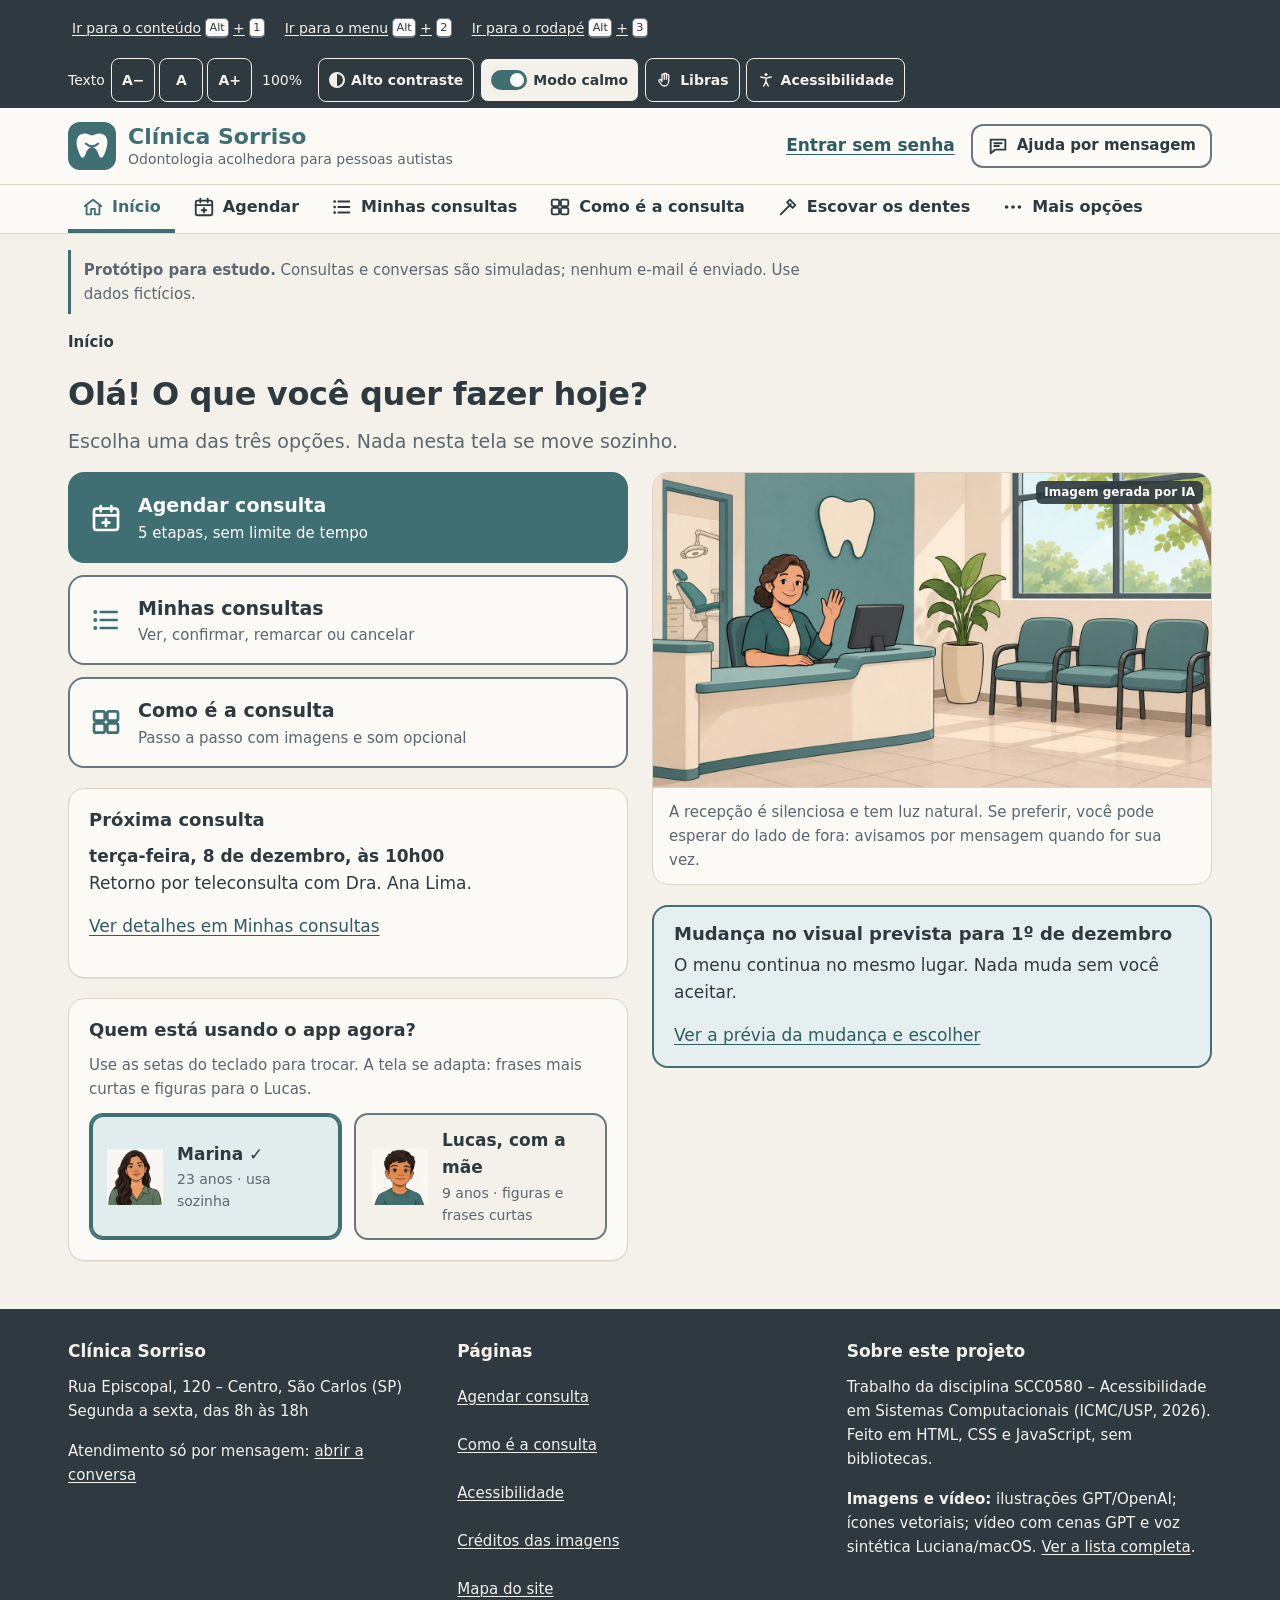
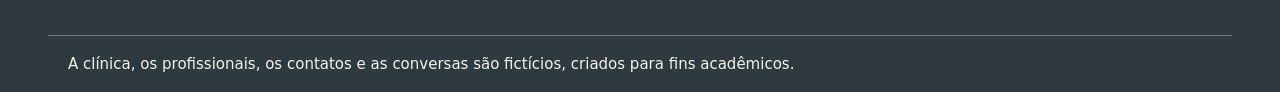
<file: index.html>
<!doctype html>
<html lang="pt-BR" data-tema="claro" class="calmo">
<head>
<meta charset="utf-8">
<meta name="viewport" content="width=device-width, initial-scale=1">
<title>Início · Clínica Sorriso</title>
<meta name="description" content="Clínica Sorriso: agende consultas odontológicas, prepare-se com histórias sociais e fale com a clínica só por mensagem. Projeto acessível para pessoas autistas.">
<meta name="theme-color" content="#3F6E73">
<link rel="icon" href="img/logo.svg" type="image/svg+xml">
<link rel="stylesheet" href="css/estilo.css">
<script>
/* Aplica as preferências salvas antes de desenhar a página (evita "piscar" de tema/tamanho). */
(function(){try{var p=JSON.parse(localStorage.getItem('sorriso:v1')||'{}').prefs||{};var h=document.documentElement;
if(p.fonte)h.style.fontSize=p.fonte+'%';if(p.tema)h.dataset.tema=p.tema;if(p.calmo===false)h.classList.remove('calmo');
if(p.espaco)h.classList.add('espaco');if(p.perfil)h.dataset.perfil=p.perfil;}catch(e){}})();
</script>
</head>
<body>
<noscript><p class="largura aviso">Este protótipo precisa de JavaScript para os agendamentos e as preferências. Ative JavaScript para continuar.</p></noscript>

<!-- Ícones (decorativos, sempre acompanhados de texto) -->
<svg class="sprite" aria-hidden="true" focusable="false">
  <symbol id="i-inicio" viewBox="0 0 24 24"><path d="M3 11 12 4l9 7M5 10v10h5v-6h4v6h5V10" fill="none" stroke="currentColor" stroke-width="2" stroke-linecap="round" stroke-linejoin="round"/></symbol>
  <symbol id="i-agendar" viewBox="0 0 24 24"><rect x="3" y="5" width="18" height="16" rx="2" fill="none" stroke="currentColor" stroke-width="2"/><path d="M3 10h18M8 3v4M16 3v4M12 13v5M9.5 15.5h5" fill="none" stroke="currentColor" stroke-width="2" stroke-linecap="round"/></symbol>
  <symbol id="i-consultas" viewBox="0 0 24 24"><path d="M8 6h12M8 12h12M8 18h12" fill="none" stroke="currentColor" stroke-width="2" stroke-linecap="round"/><circle cx="4" cy="6" r="1.5" fill="currentColor"/><circle cx="4" cy="12" r="1.5" fill="currentColor"/><circle cx="4" cy="18" r="1.5" fill="currentColor"/></symbol>
  <symbol id="i-historia" viewBox="0 0 24 24"><rect x="3" y="4" width="8" height="7" rx="1.5" fill="none" stroke="currentColor" stroke-width="2"/><rect x="13" y="4" width="8" height="7" rx="1.5" fill="none" stroke="currentColor" stroke-width="2"/><rect x="3" y="13" width="8" height="7" rx="1.5" fill="none" stroke="currentColor" stroke-width="2"/><rect x="13" y="13" width="8" height="7" rx="1.5" fill="none" stroke="currentColor" stroke-width="2"/></symbol>
  <symbol id="i-escova" viewBox="0 0 24 24"><path d="M4 20 15 9M14 4l6 6-3 3-6-6z" fill="none" stroke="currentColor" stroke-width="2" stroke-linecap="round" stroke-linejoin="round"/></symbol>
  <symbol id="i-ajuda" viewBox="0 0 24 24"><path d="M4 5h16v11H9l-5 4z" fill="none" stroke="currentColor" stroke-width="2" stroke-linejoin="round"/><path d="M8 9h8M8 12h5" stroke="currentColor" stroke-width="2" stroke-linecap="round"/></symbol>
  <symbol id="i-mais" viewBox="0 0 24 24"><circle cx="5" cy="12" r="2" fill="currentColor"/><circle cx="12" cy="12" r="2" fill="currentColor"/><circle cx="19" cy="12" r="2" fill="currentColor"/></symbol>
  <symbol id="i-video" viewBox="0 0 24 24"><rect x="3" y="6" width="13" height="12" rx="2" fill="none" stroke="currentColor" stroke-width="2"/><path d="M16 10l5-3v10l-5-3" fill="none" stroke="currentColor" stroke-width="2" stroke-linejoin="round"/></symbol>
  <symbol id="i-ajustes" viewBox="0 0 24 24"><path d="M4 7h10M18 7h2M4 17h4M12 17h8" stroke="currentColor" stroke-width="2" stroke-linecap="round"/><circle cx="16" cy="7" r="2" fill="none" stroke="currentColor" stroke-width="2"/><circle cx="10" cy="17" r="2" fill="none" stroke="currentColor" stroke-width="2"/></symbol>
  <symbol id="i-novidades" viewBox="0 0 24 24"><path d="M12 3v3M12 18v3M3 12h3M18 12h3M6 6l2 2M16 16l2 2M6 18l2-2M16 8l2-2" stroke="currentColor" stroke-width="2" stroke-linecap="round"/></symbol>
  <symbol id="i-acess" viewBox="0 0 24 24"><circle cx="12" cy="4.5" r="2" fill="currentColor"/><path d="M5 8l7 1.5L19 8M12 9.5V14l-3 6M12 14l3 6" fill="none" stroke="currentColor" stroke-width="2" stroke-linecap="round" stroke-linejoin="round"/></symbol>
  <symbol id="i-mapa" viewBox="0 0 24 24"><path d="M9 4 3 6v14l6-2 6 2 6-2V4l-6 2zM9 4v14M15 6v14" fill="none" stroke="currentColor" stroke-width="2" stroke-linejoin="round"/></symbol>
  <symbol id="i-cadeado" viewBox="0 0 24 24"><rect x="5" y="10" width="14" height="10" rx="2" fill="none" stroke="currentColor" stroke-width="2"/><path d="M8 10V7a4 4 0 0 1 8 0v3" fill="none" stroke="currentColor" stroke-width="2"/></symbol>
  <symbol id="i-check" viewBox="0 0 24 24"><path d="M5 12.5 10 17l9-10" fill="none" stroke="currentColor" stroke-width="2.5" stroke-linecap="round" stroke-linejoin="round"/></symbol>
  <symbol id="i-alerta" viewBox="0 0 24 24"><path d="M12 3 2 20h20z" fill="none" stroke="currentColor" stroke-width="2" stroke-linejoin="round"/><path d="M12 10v4M12 17v.5" stroke="currentColor" stroke-width="2" stroke-linecap="round"/></symbol>
  <symbol id="i-som" viewBox="0 0 24 24"><path d="M4 9h4l5-4v14l-5-4H4z" fill="none" stroke="currentColor" stroke-width="2" stroke-linejoin="round"/><path d="M16 9a4 4 0 0 1 0 6" fill="none" stroke="currentColor" stroke-width="2" stroke-linecap="round"/></symbol>
  <symbol id="i-seta" viewBox="0 0 24 24"><path d="m9 6 6 6-6 6" fill="none" stroke="currentColor" stroke-width="2" stroke-linecap="round" stroke-linejoin="round"/></symbol>
  <symbol id="i-libras" viewBox="0 0 24 24"><path d="M8 13V5.5a1.5 1.5 0 0 1 3 0V11M11 10V4.5a1.5 1.5 0 0 1 3 0V11M14 10.5V6a1.5 1.5 0 0 1 3 0v7c0 4-2.5 7-6 7-2.5 0-4-1.5-5.5-4L4 13.5a1.5 1.5 0 0 1 2.5-1.6L8 14" fill="none" stroke="currentColor" stroke-width="1.8" stroke-linecap="round" stroke-linejoin="round"/></symbol>
</svg>

<!-- ============================= CABEÇALHO ============================= -->
<header class="topo" id="topo">
  <div class="barra-acess">
    <div class="largura barra-acess__linha">
      <nav class="atalhos" aria-label="Atalhos de teclado">
        <ul>
          <li><a href="#conteudo" data-pular="conteudo">Ir para o conteúdo <kbd>Alt</kbd>+<kbd>1</kbd></a></li>
          <li><a href="#menu" data-pular="menu">Ir para o menu <kbd>Alt</kbd>+<kbd>2</kbd></a></li>
          <li><a href="#rodape" data-pular="rodape">Ir para o rodapé <kbd>Alt</kbd>+<kbd>3</kbd></a></li>
        </ul>
      </nav>
      <div class="ferramentas" role="group" aria-label="Recursos de acessibilidade">
        <div class="fonte" role="group" aria-label="Tamanho do texto">
          <span class="fonte__rot" aria-hidden="true">Texto</span>
          <button type="button" class="btn-ferr" id="fonte-menos">A−<span class="sr-only"> (diminuir o texto)</span></button>
          <button type="button" class="btn-ferr" id="fonte-padrao">A<span class="sr-only"> (texto no tamanho padrão)</span></button>
          <button type="button" class="btn-ferr" id="fonte-mais">A+<span class="sr-only"> (aumentar o texto)</span></button>
          <output id="fonte-valor" class="fonte__valor" aria-live="polite">100%</output>
        </div>
        <button type="button" class="btn-ferr btn-ferr--largo" id="btn-contraste" aria-pressed="false">
          <span class="ico-contraste" aria-hidden="true"></span>Alto contraste
        </button>
        <button type="button" class="btn-ferr btn-ferr--largo" id="btn-calmo" role="switch" aria-checked="true" aria-describedby="calmo-dica">
          <span class="sw" aria-hidden="true"></span>Modo calmo
        </button>
        <span id="calmo-dica" class="sr-only">Quando ligado, nada se move sozinho na tela.</span>
        <button type="button" class="btn-ferr btn-ferr--largo" id="btn-libras">
          <svg class="ico" aria-hidden="true"><use href="#i-libras"/></svg>Libras
        </button>
        <a class="btn-ferr btn-ferr--largo ferr-acess" href="#/acessibilidade">
          <svg class="ico" aria-hidden="true"><use href="#i-acess"/></svg>Acessibilidade
        </a>
      </div>
    </div>
  </div>

  <div class="largura marca-linha">
    <a class="marca" href="#/inicio">
      <img src="img/logo.svg" alt="" width="48" height="48">
      <span class="marca__txt"><span class="marca__nome">Clínica Sorriso</span><span class="marca__sub">Odontologia acolhedora para pessoas autistas</span></span>
      <span class="sr-only">(página inicial)</span>
    </a>
    <div class="marca-linha__acoes">
      <a class="usuario" href="#/entrar" id="link-usuario">Entrar sem senha</a>
      <a class="btn btn--sec btn--peq" href="#/ajuda">
        <svg class="ico" aria-hidden="true"><use href="#i-ajuda"/></svg>Ajuda por mensagem
      </a>
    </div>
  </div>

  <nav id="menu" class="menu" aria-label="Menu principal" tabindex="-1">
    <div class="largura">
      <ul class="menu__lista">
        <li><a class="menu__item" href="#/inicio" data-rota="inicio"><svg class="ico" aria-hidden="true"><use href="#i-inicio"/></svg><span>Início</span></a></li>
        <li><a class="menu__item" href="#/agendar" data-rota="agendar"><svg class="ico" aria-hidden="true"><use href="#i-agendar"/></svg><span>Agendar</span></a></li>
        <li><a class="menu__item" href="#/consultas" data-rota="consultas"><svg class="ico" aria-hidden="true"><use href="#i-consultas"/></svg><span>Minhas consultas</span></a></li>
        <li class="so-largo"><a class="menu__item" href="#/como-e" data-rota="como-e"><svg class="ico" aria-hidden="true"><use href="#i-historia"/></svg><span>Como é a consulta</span></a></li>
        <li class="so-largo"><a class="menu__item" href="#/atividades" data-rota="atividades"><svg class="ico" aria-hidden="true"><use href="#i-escova"/></svg><span>Escovar os dentes</span></a></li>
        <li class="menu__mais">
          <button type="button" class="menu__item" id="btn-mais" aria-expanded="false" aria-controls="submenu-mais">
            <svg class="ico" aria-hidden="true"><use href="#i-mais"/></svg><span>Mais opções</span>
          </button>
          <ul class="submenu" id="submenu-mais" hidden>
            <li class="so-estreito"><a href="#/como-e" data-rota="como-e"><svg class="ico" aria-hidden="true"><use href="#i-historia"/></svg>Como é a consulta</a></li>
            <li class="so-estreito"><a href="#/atividades" data-rota="atividades"><svg class="ico" aria-hidden="true"><use href="#i-escova"/></svg>Escovar os dentes</a></li>
            <li><a href="#/teleconsulta" data-rota="teleconsulta"><svg class="ico" aria-hidden="true"><use href="#i-video"/></svg>Teleconsulta</a></li>
            <li><a href="#/ajuda" data-rota="ajuda"><svg class="ico" aria-hidden="true"><use href="#i-ajuda"/></svg>Ajuda por mensagem</a></li>
            <li><a href="#/novidades" data-rota="novidades"><svg class="ico" aria-hidden="true"><use href="#i-novidades"/></svg>Novidades do app</a></li>
            <li><a href="#/ajustes" data-rota="ajustes"><svg class="ico" aria-hidden="true"><use href="#i-ajustes"/></svg>Preferências</a></li>
            <li><a href="#/acessibilidade" data-rota="acessibilidade"><svg class="ico" aria-hidden="true"><use href="#i-acess"/></svg>Acessibilidade</a></li>
            <li><a href="#/mapa" data-rota="mapa"><svg class="ico" aria-hidden="true"><use href="#i-mapa"/></svg>Mapa do site</a></li>
          </ul>
        </li>
      </ul>
    </div>
  </nav>
</header>

<div class="faixa-bloqueio" id="faixa-bloqueio" hidden>
  <div class="largura faixa-bloqueio__linha">
    <svg class="ico" aria-hidden="true"><use href="#i-cadeado"/></svg>
    <p><strong>Modo bloqueado ligado.</strong> Só “Como é a consulta” e “Escovar os dentes” estão abertos.</p>
    <button type="button" class="btn btn--sec btn--peq" id="btn-desbloquear">Desbloquear (adulto)</button>
  </div>
</div>

<!-- ============================= CONTEÚDO ============================= -->
<main id="conteudo" tabindex="-1">
  <div class="largura">
    <p class="demo-nota"><strong>Protótipo para estudo.</strong> Consultas e conversas são simuladas; nenhum e-mail é enviado. Use dados fictícios.</p>
    <nav class="trilha" aria-label="Você está aqui">
      <ol id="trilha-lista"></ol>
    </nav>
    <p class="mensagem-geral" id="storage-aviso" role="status" hidden></p>
    <p class="mensagem-geral" id="mensagem-geral" role="status" aria-live="polite"></p>

    <!-- ===================== INÍCIO ===================== -->
    <section class="vista" data-rota="inicio" aria-labelledby="t-inicio">
      <div class="inicio-topo">
        <div>
          <h1 id="t-inicio" tabindex="-1"><span id="saudacao">Olá!</span> O que você quer fazer hoje?</h1>
          <p class="lead txt-marina">Escolha uma das três opções. Nada nesta tela se move sozinho.</p>
          <p class="lead txt-lucas">Escolha uma opção. Você pode ver a consulta antes de ir.</p>
        </div>
      </div>

      <div class="grade-inicio">
        <div class="pilha">
          <ul class="acoes" aria-label="Ações principais">
            <li class="txt-marina"><a class="acao acao--prim" href="#/agendar"><svg class="ico" aria-hidden="true"><use href="#i-agendar"/></svg><span><strong>Agendar consulta</strong><small>5 etapas, sem limite de tempo</small></span></a></li>
            <li class="txt-marina"><a class="acao" href="#/consultas"><svg class="ico" aria-hidden="true"><use href="#i-consultas"/></svg><span><strong>Minhas consultas</strong><small>Ver, confirmar, remarcar ou cancelar</small></span></a></li>
            <li class="txt-marina"><a class="acao" href="#/como-e"><svg class="ico" aria-hidden="true"><use href="#i-historia"/></svg><span><strong>Como é a consulta</strong><small>Passo a passo com imagens e som opcional</small></span></a></li>
            <li class="txt-lucas"><a class="acao acao--prim" href="#/como-e"><svg class="ico" aria-hidden="true"><use href="#i-historia"/></svg><span><strong>Ver como é a consulta</strong><small>4 passos com figuras</small></span></a></li>
            <li class="txt-lucas"><a class="acao" href="#/atividades"><svg class="ico" aria-hidden="true"><use href="#i-escova"/></svg><span><strong>Escovar os dentes</strong><small>5 passos. Depois acaba.</small></span></a></li>
            <li class="txt-lucas"><a class="acao" href="#/consultas"><svg class="ico" aria-hidden="true"><use href="#i-consultas"/></svg><span><strong>Minha próxima consulta</strong><small>Dia, hora e com quem</small></span></a></li>
          </ul>

          <section class="cartao" aria-labelledby="t-prox">
            <h2 id="t-prox" class="cartao__tit">Próxima consulta</h2>
            <div id="prox-consulta"></div>
          </section>

          <section class="cartao cartao--perfil" aria-labelledby="t-perfil">
            <h2 id="t-perfil" class="cartao__tit">Quem está usando o app agora?</h2>
            <p class="dica" id="perfil-dica">Use as setas do teclado para trocar. A tela se adapta: frases mais curtas e figuras para o Lucas.</p>
            <div class="perfis" role="radiogroup" aria-labelledby="t-perfil" aria-describedby="perfil-dica" data-radiogroup="perfil">
              <div role="radio" aria-checked="true" tabindex="0" data-valor="marina" class="perfil">
                <img src="img/avatar-marina.jpg" alt="Avatar da Marina: mulher de cabelo escuro e longo, blusa verde" width="64" height="64">
                <span><strong>Marina</strong><small>23 anos · usa sozinha</small></span>
              </div>
              <div role="radio" aria-checked="false" tabindex="-1" data-valor="lucas" class="perfil">
                <img src="img/avatar-lucas.jpg" alt="Avatar do Lucas: menino de cabelo curto e camiseta azul-petróleo" width="64" height="64">
                <span><strong>Lucas, com a mãe</strong><small>9 anos · figuras e frases curtas</small></span>
              </div>
            </div>
          </section>
        </div>

        <div class="pilha">
          <figure class="fig">
            <span class="credito">Imagem gerada por IA</span>
            <img src="img/recepcao.jpg" width="960" height="560" alt="Recepção da Clínica Sorriso: recepcionista acenando atrás do balcão, três cadeiras vazias, uma planta e janela com luz suave.">
            <figcaption>A recepção é silenciosa e tem luz natural. Se preferir, você pode esperar do lado de fora: avisamos por mensagem quando for sua vez.</figcaption>
          </figure>
          <section class="aviso aviso--info" aria-labelledby="t-novid-curto">
            <h2 id="t-novid-curto" class="aviso__tit">Mudança no visual prevista para 1º de dezembro</h2>
            <p>O menu continua no mesmo lugar. Nada muda sem você aceitar.</p>
            <p><a href="#/novidades">Ver a prévia da mudança e escolher</a></p>
          </section>
        </div>
      </div>
    </section>

    <!-- ===================== AGENDAR (caminho feliz) ===================== -->
    <section class="vista" data-rota="agendar" aria-labelledby="t-agendar" hidden>
      <h1 id="t-agendar" tabindex="-1">Agendar consulta</h1>
      <p class="lead">São 5 etapas. Não há limite de tempo: o que você preenche fica salvo neste aparelho, e você pode continuar depois.</p>

      <ol class="etapas" aria-label="Etapas do agendamento" id="etapas">
        <li data-etapa="1"><span class="etapas__n">1</span><span class="etapas__t">O quê</span></li>
        <li data-etapa="2"><span class="etapas__n">2</span><span class="etapas__t">Quando</span></li>
        <li data-etapa="3"><span class="etapas__n">3</span><span class="etapas__t">Conforto</span></li>
        <li data-etapa="4"><span class="etapas__n">4</span><span class="etapas__t">Seus dados</span></li>
        <li data-etapa="5"><span class="etapas__n">5</span><span class="etapas__t">Revisar</span></li>
      </ol>
      <p class="progresso-txt" id="progresso-txt">Etapa 1 de 5</p>

      <div class="resumo-erros" id="resumo-erros" tabindex="-1" hidden role="alert" aria-labelledby="resumo-erros-tit">
        <h2 id="resumo-erros-tit"><svg class="ico" aria-hidden="true"><use href="#i-alerta"/></svg><span></span></h2>
        <ul></ul>
      </div>

      <div class="aviso aviso--info" id="aviso-retomar" hidden>
        <p id="aviso-retomar-txt"></p>
        <button type="button" class="btn btn--sec btn--peq" id="btn-recomecar">Apagar o que preenchi e começar de novo</button>
      </div>

      <form id="form-agendar" novalidate>
        <!-- Etapa 1 -->
        <div class="etapa" data-etapa="1">
          <h2 tabindex="-1">Etapa 1 de 5: o que você precisa</h2>
          <fieldset class="campo-grupo" id="g-para">
            <legend>Para quem é a consulta? <span class="obrig">(obrigatório)</span></legend>
            <div class="opcoes">
              <label class="opcao"><input type="radio" name="para" value="mim" required><span>Para mim</span></label>
              <label class="opcao"><input type="radio" name="para" value="dependente"><span>Para um dependente (filho, filha ou pessoa sob minha responsabilidade)</span></label>
            </div>
            <p class="erro" id="erro-para" hidden></p>
          </fieldset>

          <div id="bloco-dependente" hidden>
            <div class="campo">
              <label for="dep-nome">Nome do dependente <span class="obrig">(obrigatório)</span></label>
              <input id="dep-nome" name="depNome" type="text" autocomplete="off" placeholder="Exemplo: Lucas Ferreira" aria-describedby="dep-nome-dica">
              <p class="dica" id="dep-nome-dica">Nome e sobrenome, como está no documento.</p>
              <p class="erro" id="erro-dep-nome" hidden></p>
            </div>
            <div class="campo">
              <label for="dep-nasc">Data de nascimento do dependente <span class="obrig">(obrigatório)</span></label>
              <input id="dep-nasc" name="depNasc" type="text" inputmode="numeric" placeholder="dd/mm/aaaa" maxlength="10" data-mascara="data" aria-describedby="dep-nasc-dica">
              <p class="dica" id="dep-nasc-dica">Só números. As barras aparecem sozinhas. Exemplo: 05/08/2017.</p>
              <p class="erro" id="erro-dep-nasc" hidden></p>
            </div>
          </div>

          <fieldset class="campo-grupo" id="g-tipo">
            <legend>Tipo de consulta <span class="obrig">(obrigatório)</span></legend>
            <div class="opcoes opcoes--cartao">
              <label class="opcao"><input type="radio" name="tipo" value="avaliacao"><span><strong>Avaliação e limpeza</strong><small>Cerca de 40 minutos. A dentista olha os dentes e faz a limpeza.</small></span></label>
              <label class="opcao"><input type="radio" name="tipo" value="retorno"><span><strong>Retorno</strong><small>Cerca de 20 minutos. Continuação de um tratamento.</small></span></label>
              <label class="opcao"><input type="radio" name="tipo" value="dor"><span><strong>Dor ou dente quebrado</strong><small>Cerca de 30 minutos. Atendimento no mesmo dia ou no dia seguinte.</small></span></label>
            </div>
            <p class="erro" id="erro-tipo" hidden></p>
          </fieldset>

          <fieldset class="campo-grupo" id="g-formato">
            <legend>Como você quer ser atendido? <span class="obrig">(obrigatório)</span></legend>
            <div class="opcoes">
              <label class="opcao"><input type="radio" name="formato" value="presencial"><span><strong>Na clínica</strong><small>Rua Episcopal, 120 – térreo, com rampa</small></span></label>
              <label class="opcao"><input type="radio" name="formato" value="tele"><span><strong>Teleconsulta</strong><small>Por vídeo, só áudio ou só mensagens. Você escolhe no dia. A câmera começa desligada.</small></span></label>
            </div>
            <p class="erro" id="erro-formato" hidden></p>
          </fieldset>
        </div>

        <!-- Etapa 2 -->
        <div class="etapa" data-etapa="2" hidden>
          <h2 tabindex="-1">Etapa 2 de 5: com quem e quando</h2>
          <fieldset class="campo-grupo" id="g-prof">
            <legend>Com qual profissional? <span class="obrig">(obrigatório)</span></legend>
            <div class="profs">
              <div class="prof">
                <img src="img/dra-ana.jpg" width="320" height="320" alt="Retrato fictício da Dra. Ana Lima, de cabelo escuro curto e jaleco branco.">
                <label class="opcao opcao--prof"><input type="radio" name="prof" value="ana"><span><strong>Dra. Ana Lima</strong><small>Clínica geral · atende adultos e adolescentes autistas há 8 anos · avisa antes de cada etapa</small></span></label>
              </div>
              <div class="prof">
                <img src="img/dr-rafael.jpg" width="320" height="320" alt="Retrato ilustrado do Dr. Rafael Souza: homem negro de cabelo cacheado, barba curta e jaleco branco.">
                <label class="opcao opcao--prof"><input type="radio" name="prof" value="rafael"><span><strong>Dr. Rafael Souza</strong><small>Odontopediatria · crianças até 14 anos · deixa a criança tocar nos instrumentos antes</small></span></label>
              </div>
              <div class="prof">
                <img src="img/dra-helena.jpg" width="320" height="320" alt="Retrato fictício da Dra. Helena Prado, de cabelo castanho preso e jaleco branco.">
                <label class="opcao opcao--prof"><input type="radio" name="prof" value="helena"><span><strong>Dra. Helena Prado</strong><small>Ortodontia (aparelhos) · atende em horários de pouco movimento</small></span></label>
              </div>
            </div>
            <p class="erro" id="erro-prof" hidden></p>
          </fieldset>

          <div class="campo-grupo" id="g-dia">
            <h3 class="legenda" id="rot-dia">Escolha o dia <span class="obrig">(obrigatório)</span></h3>
            <p class="dica" id="dica-dia">Use as setas para mudar de dia. Mostramos só dias com horário livre.</p>
            <div class="chips" role="radiogroup" aria-labelledby="rot-dia" aria-describedby="dica-dia" aria-required="true" id="rg-dia" data-radiogroup="dia"></div>
            <p class="erro" id="erro-dia" hidden></p>
          </div>

          <div class="campo-grupo" id="g-hora">
            <h3 class="legenda" id="rot-hora">Escolha o horário <span class="obrig">(obrigatório)</span></h3>
            <p class="dica" id="dica-hora">Escolha primeiro o profissional e o dia.</p>
            <div class="chips" role="radiogroup" aria-labelledby="rot-hora" aria-describedby="dica-hora" aria-required="true" id="rg-hora" data-radiogroup="hora"></div>
            <p class="erro" id="erro-hora" hidden></p>
          </div>
        </div>

        <!-- Etapa 3 -->
        <div class="etapa" data-etapa="3" hidden>
          <h2 tabindex="-1">Etapa 3 de 5: como deixar a visita mais confortável</h2>
          <p>Esta etapa é opcional. A equipe recebe estas escolhas antes da consulta.</p>
          <fieldset class="campo-grupo">
            <legend>Marque o que ajuda você</legend>
            <div class="opcoes">
              <label class="opcao opcao--check"><input type="checkbox" name="conforto" value="silencio"><span>Sala mais silenciosa, sem música ambiente</span></label>
              <label class="opcao opcao--check"><input type="checkbox" name="conforto" value="luz"><span>Luz mais baixa e óculos escuros à disposição</span></label>
              <label class="opcao opcao--check"><input type="checkbox" name="conforto" value="avisar"><span>A dentista avisa antes de cada etapa e de cada barulho</span></label>
              <label class="opcao opcao--check"><input type="checkbox" name="conforto" value="esperar"><span>Esperar do lado de fora e receber mensagem quando for a vez</span></label>
              <label class="opcao opcao--check"><input type="checkbox" name="conforto" value="pausa"><span>Combinar um sinal para pedir pausa (levantar a mão)</span></label>
              <label class="opcao opcao--check"><input type="checkbox" name="conforto" value="fones"><span>Usar meus fones abafadores durante a consulta</span></label>
            </div>
          </fieldset>
          <div class="campo">
            <label for="obs">Algo mais que a equipe deve saber? <span class="opc">(opcional)</span></label>
            <textarea id="obs" name="obs" rows="4" maxlength="300" placeholder="Exemplo: não gosto do sabor de menta; prefiro que não toquem no meu rosto sem avisar." aria-describedby="obs-cont"></textarea>
            <p class="dica" id="obs-cont" aria-live="polite">Você pode escrever até 300 caracteres. Restam 300.</p>
          </div>
        </div>

        <!-- Etapa 4 -->
        <div class="etapa" data-etapa="4" hidden>
          <h2 tabindex="-1">Etapa 4 de 5: seus dados</h2>
          <div class="aviso aviso--ok" id="dados-salvos" hidden>
            <p><strong>Usamos os dados que você já salvou.</strong> Confira e mude o que precisar. Não há CAPTCHA nem senha.</p>
          </div>
          <p id="dados-entrar"><a href="#/entrar">Já tem cadastro? Entre sem senha, por um link no e-mail</a>, e os campos são preenchidos para você.</p>
          <p class="dica">Todos os campos desta etapa são obrigatórios, exceto quando indicado.</p>
          <div class="campo">
            <label for="nome">Nome completo</label>
            <input id="nome" name="nome" type="text" autocomplete="name" placeholder="Exemplo: Marina Oliveira" aria-required="true" aria-describedby="erro-nome">
            <p class="erro" id="erro-nome" hidden></p>
          </div>
          <div class="campo campo--meio">
            <label for="nasc">Data de nascimento</label>
            <input id="nasc" name="nasc" type="text" inputmode="numeric" autocomplete="bday" placeholder="dd/mm/aaaa" maxlength="10" data-mascara="data" aria-required="true" aria-describedby="nasc-dica erro-nasc">
            <p class="dica" id="nasc-dica">Só números. Exemplo: 14/03/2003.</p>
            <p class="erro" id="erro-nasc" hidden></p>
          </div>
          <div class="campo campo--meio">
            <label for="cpf">CPF</label>
            <input id="cpf" name="cpf" type="text" inputmode="numeric" placeholder="000.000.000-00" maxlength="14" data-mascara="cpf" aria-required="true" aria-describedby="cpf-dica erro-cpf">
            <p class="dica" id="cpf-dica">11 números. Pontos e traço aparecem sozinhos. Exemplo: 123.456.789-09.</p>
            <p class="erro" id="erro-cpf" hidden></p>
          </div>
          <div class="campo campo--meio">
            <label for="cel">Celular com DDD</label>
            <input id="cel" name="cel" type="tel" inputmode="numeric" autocomplete="tel-national" placeholder="(16) 99999-9999" maxlength="15" data-mascara="cel" aria-required="true" aria-describedby="cel-dica erro-cel">
            <p class="dica" id="cel-dica">Usamos só para mensagens de texto. Nunca ligamos sem você pedir.</p>
            <p class="erro" id="erro-cel" hidden></p>
          </div>
          <div class="campo campo--meio">
            <label for="email">E-mail</label>
            <input id="email" name="email" type="email" autocomplete="email" placeholder="exemplo@email.com" aria-required="true" aria-describedby="erro-email">
            <p class="erro" id="erro-email" hidden></p>
          </div>
          <fieldset class="campo-grupo" id="g-avisos">
            <legend>Como você quer receber os lembretes? <span class="opc">(escolha um ou mais)</span></legend>
            <div class="opcoes">
              <label class="opcao opcao--check"><input type="checkbox" name="avisos" value="email" checked><span>E-mail</span></label>
              <label class="opcao opcao--check"><input type="checkbox" name="avisos" value="sms"><span>Mensagem de texto (SMS)</span></label>
              <label class="opcao opcao--check"><input type="checkbox" name="avisos" value="whatsapp"><span>WhatsApp (só mensagem escrita)</span></label>
            </div>
            <p class="erro" id="erro-avisos" hidden></p>
          </fieldset>
          <div class="campo">
            <label class="opcao opcao--check opcao--solta" id="g-lgpd"><input type="checkbox" id="lgpd" name="lgpd" aria-describedby="lgpd-dica erro-lgpd"><span>Entendo que os dados fictícios ficam salvos neste navegador para simular a consulta.</span></label>
            <p class="dica" id="lgpd-dica">Este protótipo não envia o formulário à clínica. Para apagar os dados salvos, use Preferências → Apagar dados de demonstração.</p>
            <p class="erro" id="erro-lgpd" hidden></p>
          </div>
        </div>

        <!-- Etapa 5 -->
        <div class="etapa" data-etapa="5" hidden>
          <h2 tabindex="-1">Etapa 5 de 5: confira antes de confirmar</h2>
          <p>Leia com calma. Para mudar algo, use o botão “Alterar” ao lado do item.</p>
          <dl class="resumo" id="resumo-agendamento"></dl>
          <div class="aviso aviso--info">
            <h3 class="aviso__tit">O que acontece quando você tocar em “Confirmar agendamento”</h3>
            <ol>
              <li>A consulta fica marcada e aparece em “Minhas consultas”.</li>
              <li>Nesta demonstração, o resumo aparece na tela. Nenhuma mensagem é enviada.</li>
              <li>Você pode remarcar ou cancelar até 24 horas antes, sem custo e sem precisar ligar.</li>
            </ol>
          </div>
        </div>

        <div class="form-acoes">
          <button type="button" class="btn btn--sec" id="btn-voltar">Voltar para a etapa anterior</button>
          <button type="submit" class="btn btn--prim" id="btn-avancar">Continuar para a etapa 2</button>
        </div>
        <p class="salvo" id="salvo"></p>
      </form>
    </section>

    <!-- ===================== CONFIRMADO ===================== -->
    <section class="vista" data-rota="confirmado" aria-labelledby="t-confirmado" hidden>
      <div class="confirmado">
        <figure class="fig fig--peq">
          <span class="credito">Imagem gerada por IA</span>
          <img src="img/confirmado.jpg" width="520" height="360" alt="Calendário com um grande sinal verde de confirmado.">
        </figure>
        <div>
          <h1 id="t-confirmado" tabindex="-1">Pronto! Sua consulta está marcada</h1>
          <p class="lead">Guardamos tudo em “Minhas consultas”. Abaixo está exatamente o que vai acontecer.</p>
        </div>
      </div>
      <div class="grade-2">
        <section class="cartao" aria-labelledby="t-conf-resumo">
          <h2 id="t-conf-resumo" class="cartao__tit">Resumo da consulta</h2>
          <dl class="resumo resumo--fixo" id="conf-resumo"></dl>
          <div class="botoes">
            <button type="button" class="btn btn--prim" id="btn-ics">Baixar lembrete para a agenda (arquivo .ics)</button>
            <a class="btn btn--sec" href="#/como-e">Ver como é a consulta, passo a passo</a>
          </div>
        </section>
        <section class="cartao" aria-labelledby="t-conf-depois">
          <h2 id="t-conf-depois" class="cartao__tit">O que acontece agora</h2>
          <ol class="passos-lista" id="conf-depois"></ol>
        </section>
      </div>
      <section class="cartao" aria-labelledby="t-chegar" id="bloco-chegar">
        <h2 id="t-chegar" class="cartao__tit">Como chegar</h2>
        <div class="grade-2 grade-2--meio">
          <figure class="fig">
            <span class="credito">Imagem gerada por IA</span>
            <img src="img/fachada.jpg" width="960" height="520" alt="Fachada térrea da Clínica Sorriso, número 120, com porta de vidro, rampa com corrimão, placa de acessibilidade e uma árvore na calçada.">
          </figure>
          <div>
            <p><strong>Endereço:</strong> Rua Episcopal, 120 – Centro, São Carlos (SP). Prédio térreo, com rampa.</p>
            <p><strong>Ao chegar:</strong> a porta é de vidro e abre para dentro. A recepção fica logo à frente. Diga seu nome ou mostre a tela “Minhas consultas”.</p>
            <p><strong>Barulho:</strong> a rua tem pouco movimento antes das 10h.</p>
            <p><a href="https://www.openstreetmap.org/search?query=Rua%20Episcopal%2C%20S%C3%A3o%20Carlos%2C%20SP" target="_blank" rel="noopener">Abrir a rua no mapa OpenStreetMap <span class="sr-only">(abre em nova aba)</span><span aria-hidden="true"> ↗ (nova aba)</span></a></p>
          </div>
        </div>
      </section>
    </section>

    <!-- ===================== MINHAS CONSULTAS ===================== -->
    <section class="vista" data-rota="consultas" aria-labelledby="t-consultas" hidden>
      <h1 id="t-consultas" tabindex="-1">Minhas consultas</h1>
      <p class="lead">Aqui ficam as consultas marcadas e as que já aconteceram.</p>
      <div class="abas" data-abas>
        <div role="tablist" aria-label="Tipo de lista" class="abas__lista">
          <button role="tab" id="aba-proximas" aria-selected="true" aria-controls="painel-proximas" tabindex="0" type="button">Próximas</button>
          <button role="tab" id="aba-anteriores" aria-selected="false" aria-controls="painel-anteriores" tabindex="-1" type="button">Anteriores</button>
        </div>
        <div role="tabpanel" id="painel-proximas" aria-labelledby="aba-proximas" tabindex="0">
          <ul class="lista-consultas" id="lista-proximas"></ul>
        </div>
        <div role="tabpanel" id="painel-anteriores" aria-labelledby="aba-anteriores" tabindex="0" hidden>
          <ul class="lista-consultas" id="lista-anteriores"></ul>
        </div>
      </div>
    </section>

    <!-- ===================== COMO É A CONSULTA ===================== -->
    <section class="vista" data-rota="como-e" aria-labelledby="t-como" hidden>
      <h1 id="t-como" tabindex="-1">Como é a consulta</h1>
      <p class="lead">Conheça a consulta antes de ir. Escolha o formato que preferir: figuras, vídeo sem som ou a sala e o kit sensorial.</p>
      <div class="abas" data-abas>
        <div role="tablist" aria-label="Formatos da explicação" class="abas__lista">
          <button role="tab" id="aba-passos" aria-selected="true" aria-controls="painel-passos" tabindex="0" type="button">Passo a passo com figuras</button>
          <button role="tab" id="aba-video" aria-selected="false" aria-controls="painel-video" tabindex="-1" type="button">Vídeo (sem som, com legendas)</button>
          <button role="tab" id="aba-sala" aria-selected="false" aria-controls="painel-sala" tabindex="-1" type="button">A sala e o kit sensorial</button>
        </div>

        <div role="tabpanel" id="painel-passos" aria-labelledby="aba-passos" tabindex="-1">
          <div class="historia" id="historia">
            <p class="historia__cont" id="historia-cont" aria-live="polite">Passo 1 de 4</p>
            <div class="historia__palco">
              <img id="historia-img" src="img/picto-1-chegar.jpg" width="240" height="240" alt="">
              <div>
                <h2 id="historia-tit" class="historia__tit"></h2>
                <p id="historia-txt" class="historia__txt"></p>
                <button type="button" class="btn btn--sec btn--peq" id="btn-ouvir-passo"><svg class="ico" aria-hidden="true"><use href="#i-som"/></svg><span>Ouvir este passo</span></button>
              </div>
            </div>
            <ol class="historia__trilha" aria-label="Todos os passos" id="historia-trilha"></ol>
            <div class="form-acoes">
              <button type="button" class="btn btn--sec" id="hist-ant">Passo anterior</button>
              <button type="button" class="btn btn--prim" id="hist-prox">Próximo passo</button>
            </div>
            <p class="dica">Dica: com o foco nos botões, as setas ← e → também mudam o passo.</p>
          </div>
        </div>

        <div role="tabpanel" id="painel-video" aria-labelledby="aba-video" tabindex="-1" hidden>
          <div class="video">
            <span class="credito">Vídeo gerado por IA</span>
            <video id="video-historia" controls preload="metadata" playsinline muted poster="media/historia-da-consulta-capa.jpg" width="1280" height="720" aria-describedby="video-desc">
              <source src="media/historia-da-consulta.mp4" type="video/mp4">
              <track kind="captions" src="media/historia-da-consulta.vtt" srclang="pt-BR" label="Português (legendas)" default>
              Seu navegador não mostra vídeos. Leia a transcrição abaixo.
            </video>
          </div>
          <p id="video-desc" class="dica">O vídeo não começa sozinho e inicia com o som desligado. Ele dura 63 segundos. Para ouvir a descrição das cenas, ative a narração. As legendas já vêm ligadas. Use os controles do vídeo para tocar, pausar, voltar e ver em tela cheia.</p>
          <div class="video-controles" role="group" aria-label="Controles extras do vídeo">
            <button type="button" class="btn btn--sec btn--peq" id="vid-play">Tocar o vídeo</button>
            <button type="button" class="btn btn--sec btn--peq" id="vid-narracao" aria-pressed="false">Narração desligada</button>
            <button type="button" class="btn btn--sec btn--peq" id="vid-voltar">Voltar 5 segundos</button>
            <button type="button" class="btn btn--sec btn--peq" id="vid-legenda" aria-pressed="true">Legendas ligadas</button>
            <label class="vel">Velocidade
              <select id="vid-vel">
                <option value="0.75">Mais devagar (0,75×)</option>
                <option value="1" selected>Normal (1×)</option>
              </select>
            </label>
          </div>
          <details class="transcricao"><summary>Ler a transcrição completa do vídeo, com a descrição das imagens</summary><ol><li><strong>0 a 17 segundos.</strong> Passo 1. Chegar e esperar. Lucas, um menino de cabelo escuro e camiseta verde, chega à recepção com a mãe. A recepcionista os recebe. Você pode falar seu nome ou mostrá-lo por escrito e esperar com seu acompanhante.</li><li><strong>17 a 32 segundos.</strong> Passo 2. Sentar na cadeira. Lucas está sentado na cadeira odontológica verde, com a mãe ao lado. A dentista avisa antes de inclinar a cadeira. Você pode pedir uma pausa a qualquer momento.</li><li><strong>32 a 48 segundos.</strong> Passo 3. A luz acende. Lucas usa óculos escuros na cadeira. A dentista mostra a luminária acima dele. Você pode combinar o uso de óculos escuros e de fones abafadores antes do atendimento.</li><li><strong>48 a 63 segundos.</strong> Passo 4. Acabou. Lucas e a mãe caminham de mãos dadas em direção a uma casa. A dentista avisa quando a consulta termina. Você pega suas coisas e vai para casa com seu acompanhante.</li></ol></details>
        </div>

        <div role="tabpanel" id="painel-sala" aria-labelledby="aba-sala" tabindex="-1" hidden>
          <div class="grade-2 grade-2--meio">
            <figure class="fig">
              <span class="credito">Imagem gerada por IA</span>
              <img src="img/sala-atendimento.jpg" width="960" height="560" alt="Sala ilustrada com cadeira odontológica azul-petróleo, luminária desligada, armário claro e janela.">
              <figcaption>Sala 3, no térreo. A janela tem persiana para diminuir a luz.</figcaption>
            </figure>
            <div>
              <h2>Você pode pedir</h2>
              <ul class="lista-check">
                <li>Conhecer a sala e tocar nos instrumentos antes de começar.</li>
                <li>Que a dentista explique cada barulho antes de ligar o aparelho.</li>
                <li>Uma pausa, levantando a mão. A dentista para na hora.</li>
                <li>Que a consulta seja dividida em mais de um dia.</li>
              </ul>
            </div>
          </div>
          <div class="grade-2 grade-2--meio">
            <figure class="fig">
              <span class="credito">Imagem gerada por IA</span>
              <img src="img/kit-sensorial.jpg" width="900" height="500" alt="Kit sensorial sobre uma mesa: fones abafadores de ruído, óculos escuros e bolinha de apertar.">
            </figure>
            <div>
              <h2>Kit sensorial da clínica</h2>
              <p>Fica na recepção. Peça quando chegar. Você também pode levar o seu.</p>
              <ul>
                <li><strong>Fones abafadores:</strong> diminuem o barulho do motor.</li>
                <li><strong>Óculos escuros:</strong> para a luz forte.</li>
                <li><strong>Bolinha de apertar:</strong> para as mãos.</li>
                
              </ul>
            </div>
          </div>
        </div>
      </div>
    </section>

    <!-- ===================== TELECONSULTA ===================== -->
    <section class="vista" data-rota="teleconsulta" aria-labelledby="t-tele" hidden>
      <h1 id="t-tele" tabindex="-1">Teleconsulta</h1><p class="aviso">Demonstração por texto. As opções de câmera, áudio e legendas representam preferências; não há transmissão de som ou imagem.</p>
      <div id="tele-preparo">
        <div class="grade-2">
          <div>
            <div class="cartao">
              <h2 class="cartao__tit">Sua teleconsulta</h2>
              <dl class="resumo resumo--fixo" id="tele-info"></dl>
            </div>
            <div class="campo-grupo">
              <h2 class="legenda" id="rot-canal">Como você quer participar?</h2>
              <p class="dica" id="dica-canal">Você pode trocar a qualquer momento durante a consulta. Use as setas para escolher.</p>
              <div class="canais" role="radiogroup" aria-labelledby="rot-canal" aria-describedby="dica-canal" data-radiogroup="canal">
                <div role="radio" aria-checked="false" tabindex="-1" data-valor="video" class="canal"><svg class="ico" aria-hidden="true"><use href="#i-video"/></svg><span><strong>Vídeo</strong><small>Você vê a dentista. Sua câmera só liga se você quiser.</small></span></div>
                <div role="radio" aria-checked="false" tabindex="-1" data-valor="audio" class="canal"><svg class="ico" aria-hidden="true"><use href="#i-som"/></svg><span><strong>Só áudio</strong><small>Como uma ligação, com legendas na tela.</small></span></div>
                <div role="radio" aria-checked="true" tabindex="0" data-valor="chat" class="canal"><svg class="ico" aria-hidden="true"><use href="#i-ajuda"/></svg><span><strong>Só mensagens</strong><small>Tudo por escrito. Sem falar e sem câmera.</small></span></div>
              </div>
            </div>
            <div class="pilha pilha--peq">
              <button type="button" class="interruptor" role="switch" aria-checked="false" id="sw-camera"><span><strong>Câmera</strong><small>Começa desligada. Ninguém vê você se ela estiver desligada.</small></span><span class="sw" aria-hidden="true"></span></button>
              <button type="button" class="interruptor" role="switch" aria-checked="false" id="sw-autoimagem"><span><strong>Ver minha própria imagem</strong><small>Desligado: você não se vê na tela.</small></span><span class="sw" aria-hidden="true"></span></button>
              <button type="button" class="interruptor" role="switch" aria-checked="true" id="sw-legendas"><span><strong>Legendas</strong><small>Tudo o que a dentista falar aparece escrito.</small></span><span class="sw" aria-hidden="true"></span></button>
              <button type="button" class="interruptor" role="switch" aria-checked="false" id="sw-escuro"><span><strong>Sala com tela escura</strong><small>Menos luz vinda da tela.</small></span><span class="sw" aria-hidden="true"></span></button>
            </div>
          </div>
          <div>
            <figure class="fig">
              <span class="credito">Imagem gerada por IA</span>
              <img src="img/teleconsulta.jpg" width="960" height="540" alt="Mulher usando um notebook para conversar por mensagens de texto, sem imagem de câmera.">
            </figure>
            <div class="cartao">
              <h2 class="cartao__tit">O que vai acontecer</h2>
              <ol class="passos-lista">
                <li>A Dra. Ana entra na sala e diz o nome dela.</li>
                <li>Ela faz 3 perguntas sobre o dente, uma de cada vez.</li>
                <li>Vocês combinam o próximo passo. A consulta acaba em até 15 minutos.</li>
              </ol>
            </div>
            <button type="button" class="btn btn--prim btn--largo" id="btn-entrar-sala">Entrar na sala</button>
          </div>
        </div>
      </div>

      <div id="tele-sala" class="sala" hidden>
        <div class="sala__topo">
          <h2 tabindex="-1" id="t-sala">Sala de teleconsulta com a Dra. Ana Lima</h2>
          <p class="sala__estado" id="sala-estado"></p>
        </div>
        <div class="sala__corpo">
          <div class="sala__video" id="sala-video" aria-hidden="true"><span class="iniciais">AL</span><span>Dra. Ana Lima</span></div>
          <div class="chat">
            <div class="chat__log" role="log" aria-label="Conversa com a Dra. Ana" aria-live="polite" id="sala-log" tabindex="0"></div>
            <p class="chat__digitando" id="sala-digitando"></p>
            <div class="chat__rapidas" id="sala-rapidas" role="group" aria-label="Respostas rápidas"></div>
            <form class="chat__form" id="sala-form">
              <label for="sala-msg">Sua mensagem</label>
              <div class="chat__linha">
                <input id="sala-msg" type="text" autocomplete="off" placeholder="Escreva aqui e toque em Enviar">
                <button class="btn btn--prim" type="submit">Enviar</button>
              </div>
            </form>
          </div>
        </div>
        <button type="button" class="btn btn--sec" id="btn-sair-sala">Sair da sala</button>
      </div>

      <div id="tele-fim" hidden>
        <div class="aviso aviso--ok">
          <h2 class="aviso__tit" tabindex="-1" id="t-tele-fim">A teleconsulta terminou</h2>
          <p>O resumo foi enviado para o seu e-mail. Próximo passo combinado: <strong>marcar a limpeza na clínica</strong>.</p>
          <p><a href="#/agendar">Agendar a limpeza agora</a> ou <a href="#/inicio">voltar ao início</a>.</p>
        </div>
      </div>
    </section>

    <!-- ===================== ATIVIDADE: ESCOVAR ===================== -->
    <section class="vista" data-rota="atividades" aria-labelledby="t-ativ" hidden>
      <h1 id="t-ativ" tabindex="-1">Escovar os dentes</h1>
      <p class="lead">São 5 passos. Cada passo tem um tempo. Quando o último passo acaba, a atividade acaba. Não tem compras, prêmio-surpresa nem propaganda.</p>
      <div class="tempo-tela">
        <span id="tempo-tela-rot">Tempo de atividade nesta sessão: 0 minutos. Referência combinada com o responsável: 15 minutos.</span>
        <div class="barra" role="progressbar" aria-labelledby="tempo-tela-rot" aria-valuemin="0" aria-valuemax="15" aria-valuenow="0" aria-valuetext="0 de 15 minutos usados"><span style="width:0%"></span></div>
      </div>

      <p class="dica">Sequência ilustrativa: combine a técnica e o tempo de escovação com seu dentista. O temporizador demonstra a interação e não prescreve a duração do cuidado.</p>
      <div class="ativ" id="ativ">
        <div class="ativ__painel">
          <p class="ativ__agora" id="ativ-agora" aria-live="polite"></p>
          <div class="ativ__centro">
            <img id="ativ-img" src="img/escova-1-molhar.jpg" width="240" height="240" alt="">
            <div class="relogio" aria-hidden="true"><svg viewBox="0 0 120 120"><circle cx="60" cy="60" r="52" class="relogio__fundo"/><circle cx="60" cy="60" r="52" class="relogio__arco" id="relogio-arco" pathLength="100"/></svg><span id="relogio-num">30</span></div>
          </div>
          <p class="ativ__timer" role="timer" aria-live="off" id="ativ-timer">Faltam 30 segundos neste passo.</p>
          <p class="ativ__depois" id="ativ-depois"></p>
          <div class="botoes">
            <button type="button" class="btn btn--prim" id="ativ-iniciar">Começar</button>
            <button type="button" class="btn btn--sec" id="ativ-pular">Ir para o próximo passo</button>
            <button type="button" class="btn btn--sec" id="ativ-parar">Terminar agora</button>
          </div>
          <label class="vel">Tempo de cada passo
            <select id="ativ-duracao">
              <option value="10">10 segundos (para testar)</option>
              <option value="30" selected>30 segundos</option>
            </select>
          </label>
        </div>
        <ol class="ativ__lista" id="ativ-lista" aria-label="Passos da escovação"></ol>
      </div>

      <div class="ativ-fim" id="ativ-fim" hidden>
        <figure class="fig fig--peq">
          <span class="credito">Imagem gerada por IA</span>
          <img src="img/dente-feliz.jpg" width="520" height="360" alt="Dente sorridente e limpo, com dois pequenos brilhos.">
        </figure>
        <div>
          <h2 tabindex="-1" id="t-ativ-fim">Acabou! Você escovou os dentes.</h2>
          <p><strong>Agora:</strong> guardar a escova no copo.</p>
          <p>A atividade de hoje terminou. Ela não começa de novo sozinha.</p>
          <div class="botoes">
            <a class="btn btn--prim" href="#/inicio">Voltar ao início</a>
            <button type="button" class="btn btn--sec" id="ativ-refazer">Fazer de novo</button>
          </div>
        </div>
      </div>
    </section>

    <!-- ===================== AJUDA ===================== -->
    <section class="vista" data-rota="ajuda" aria-labelledby="t-ajuda" hidden>
      <h1 id="t-ajuda" tabindex="-1">Ajuda por mensagem</h1><p class="aviso">Esta é uma simulação do atendimento humano proposto. As respostas são automáticas e não chegam a uma pessoa.</p>
      <p class="lead">Você fala com uma pessoa da recepção, por escrito. Nenhum atendimento exige ligação ou menu de voz.</p>
      <div class="grade-2">
        <section class="cartao" aria-labelledby="t-chat">
          <h2 id="t-chat" class="cartao__tit">Conversa com a recepção</h2>
          <p class="dica">Atendimento de segunda a sexta, das 8h às 18h. Respondemos em até 10 minutos.</p>
          <div class="chat">
            <div class="chat__log" role="log" aria-label="Conversa com a recepção" aria-live="polite" id="ajuda-log" tabindex="0"></div>
            <p class="chat__digitando" id="ajuda-digitando"></p>
            <div class="chat__rapidas" role="group" aria-label="Assuntos comuns" id="ajuda-rapidas">
              <button type="button" class="btn btn--sec btn--peq" data-msg="Quero confirmar minha consulta.">Confirmar consulta</button>
              <button type="button" class="btn btn--sec btn--peq" data-msg="Quero cancelar minha consulta.">Cancelar consulta</button>
              <button type="button" class="btn btn--sec btn--peq" data-msg="Qual é o endereço da clínica?">Endereço</button>
            </div>
            <form class="chat__form" id="ajuda-form">
              <label for="ajuda-msg">Sua mensagem</label>
              <div class="chat__linha">
                <input id="ajuda-msg" type="text" autocomplete="off" placeholder="Exemplo: posso levar meus fones?" aria-describedby="erro-ajuda-msg">
                <button class="btn btn--prim" type="submit">Enviar</button>
              </div>
              <p class="erro" id="erro-ajuda-msg" hidden></p>
            </form>
          </div>
        </section>
        <div class="pilha">
          <figure class="fig">
            <span class="credito">Imagem gerada por IA</span>
            <img src="img/ajuda-texto.jpg" width="800" height="480" alt="Atendente e paciente trocam mensagens escritas usando dispositivos, sem ligação telefônica.">
          </figure>
          <section class="cartao" aria-labelledby="t-faq">
            <h2 id="t-faq" class="cartao__tit">Perguntas frequentes</h2>
            <div class="acordeao" id="faq"></div>
          </section>
          <section class="cartao" aria-labelledby="t-outros">
            <h2 id="t-outros" class="cartao__tit">Outros jeitos de falar com a clínica</h2>
            <ul>
              <li>E-mail: <a href="mailto:contato@clinicasorriso.exemplo">contato@clinicasorriso.exemplo</a> (endereço fictício)</li>
              <li>WhatsApp, só mensagem escrita: (16) 99876-5432 (número fictício)</li>
              <li>Pessoalmente: Rua Episcopal, 120 – São Carlos (SP)</li>
            </ul>
          </section>
        </div>
      </div>
    </section>

    <!-- ===================== NOVIDADES ===================== -->
    <section class="vista" data-rota="novidades" aria-labelledby="t-novid" hidden>
      <p class="aviso">Prévia de estudo: a escolha fica salva, mas esta versão não instala uma nova interface automaticamente.</p><h1 id="t-novid" tabindex="-1">Novidades do app</h1>
      <div class="aviso aviso--info">
        <h2 class="aviso__tit">Mudança prevista para 1º de dezembro de 2026</h2>
        <p>Avisamos com antecedência para você se preparar. <strong>Nada muda sem você aceitar.</strong></p>
      </div>
      <div class="grade-2">
        <figure class="fig">
          <span class="credito">Imagem gerada por IA</span>
          <img src="img/visual-atual.jpg" width="480" height="390" alt="Ilustração conceitual do visual atual: três botões empilhados e quatro ícones de navegação embaixo.">
          <figcaption><strong>Como é hoje.</strong></figcaption>
        </figure>
        <figure class="fig">
          <span class="credito">Imagem gerada por IA</span>
          <img src="img/visual-novo.jpg" width="480" height="390" alt="Ilustração conceitual do novo visual: os mesmos três botões, agora mais altos e com ícones, um lembrete de escovação e quatro ícones de navegação embaixo.">
          <figcaption><strong>Como vai ficar.</strong></figcaption>
        </figure>
      </div>
      <div class="grade-2">
        <section class="cartao" aria-labelledby="t-muda">
          <h2 id="t-muda" class="cartao__tit">O que muda</h2>
          <ul class="lista-check">
            <li>Os três botões principais ficam mais altos e ganham ícones.</li>
            <li>Aparece um lembrete de escovação no horário que você escolher.</li>
          </ul>
        </section>
        <section class="cartao" aria-labelledby="t-nao-muda">
          <h2 id="t-nao-muda" class="cartao__tit">O que não muda</h2>
          <ul class="lista-check">
            <li>O menu continua no mesmo lugar, com os mesmos nomes.</li>
            <li>“Agendar consulta” continua sendo o primeiro botão.</li>
            <li>Suas preferências (modo calmo, tamanho do texto, contraste) continuam iguais.</li>
          </ul>
        </section>
      </div>
      <form class="cartao" id="form-visual">
        <fieldset class="campo-grupo">
          <legend>O que você quer fazer em 1º de dezembro?</legend>
          <div class="opcoes">
            <label class="opcao"><input type="radio" name="visual" value="manter"><span><strong>Manter o visual atual</strong><small>Você pode trocar depois, em Preferências.</small></span></label>
            <label class="opcao"><input type="radio" name="visual" value="novo"><span><strong>Usar o novo visual a partir de 1º de dezembro</strong></span></label>
            <label class="opcao"><input type="radio" name="visual" value="lembrar"><span><strong>Perguntar de novo no dia</strong></span></label>
          </div>
        </fieldset>
        <button type="submit" class="btn btn--prim">Salvar minha escolha</button>
        <p class="salvo" id="visual-salvo" aria-live="polite"></p>
      </form>
    </section>

    <!-- ===================== PREFERÊNCIAS ===================== -->
    <section class="vista" data-rota="ajustes" aria-labelledby="t-ajustes" hidden>
      <h1 id="t-ajustes" tabindex="-1">Preferências</h1>
      <p class="lead">Ajuste o app do seu jeito. As mudanças valem na hora e ficam salvas neste aparelho.</p>
      <div class="grade-2">
        <section class="cartao" aria-labelledby="t-sens">
          <h2 id="t-sens" class="cartao__tit">Sons e movimento</h2>
          <div class="pilha pilha--peq">
            <button type="button" class="interruptor" role="switch" aria-checked="true" id="sw-calmo"><span><strong>Modo calmo</strong><small>Nada se move sozinho: sem animações nem transições.</small></span><span class="sw" aria-hidden="true"></span></button>
            <button type="button" class="interruptor" role="switch" aria-checked="false" id="sw-sons"><span><strong>Sons do app</strong><small>Um som baixo ao terminar cada passo da escovação. Vem desligado.</small></span><span class="sw" aria-hidden="true"></span></button>
            <button type="button" class="interruptor" role="switch" aria-checked="false" id="sw-lembretes"><span><strong>Lembretes de consulta</strong><small>Só por escrito, nos canais que você escolheu. Nunca por ligação.</small></span><span class="sw" aria-hidden="true"></span></button>
          </div>
        </section>
        <section class="cartao" aria-labelledby="t-visual">
          <h2 id="t-visual" class="cartao__tit">Leitura e cores</h2>
          <fieldset class="campo-grupo">
            <legend>Cores da tela</legend>
            <div class="opcoes opcoes--linha">
              <label class="opcao"><input type="radio" name="tema" value="claro"><span>Claro (bege)</span></label>
              <label class="opcao"><input type="radio" name="tema" value="escuro"><span>Escuro</span></label>
              <label class="opcao"><input type="radio" name="tema" value="contraste"><span>Alto contraste</span></label>
            </div>
          </fieldset>
          <div class="pilha pilha--peq">
            <button type="button" class="interruptor" role="switch" aria-checked="false" id="sw-espaco"><span><strong>Mais espaço entre linhas e letras</strong><small>Ajuda a não perder a linha na leitura.</small></span><span class="sw" aria-hidden="true"></span></button>
          </div>
          <p>Tamanho do texto: use os botões <strong>A−</strong>, <strong>A</strong> e <strong>A+</strong> no topo da página (de 87,5% a 200%).</p>
        </section>
        <section class="cartao" aria-labelledby="t-bloq">
          <h2 id="t-bloq" class="cartao__tit">Modo bloqueado (para crianças)</h2>
          <p>Deixa abertas só as telas “Como é a consulta” e “Escovar os dentes”. Para sair, um adulto digita um PIN de 4 números.</p>
          <button type="button" class="interruptor" role="switch" aria-checked="false" id="sw-bloqueio"><span><strong>Modo bloqueado</strong><small id="bloq-estado">Desligado</small></span><span class="sw" aria-hidden="true"></span></button>
        </section>
        <section class="cartao"><h2>Dados da demonstração</h2><p>Apague consultas, conversas, cadastro e preferências salvos neste navegador.</p><button type="button" class="btn btn--sec" id="btn-apagar-dados">Apagar dados de demonstração</button></section>
        <section class="cartao" aria-labelledby="t-restaurar">
          <h2 id="t-restaurar" class="cartao__tit">Voltar ao começo</h2>
          <p>Volta todas as preferências ao padrão. Suas consultas não são apagadas.</p>
          <button type="button" class="btn btn--sec" id="btn-restaurar">Restaurar preferências padrão</button>
        </section>
      </div>
    </section>

    <!-- ===================== ENTRAR (sem senha) ===================== -->
    <section class="vista" data-rota="entrar" aria-labelledby="t-entrar" hidden>
      <h1 id="t-entrar" tabindex="-1">Entrar sem senha</h1>
      <div class="grade-2">
        <div>
          <p class="lead">Você não precisa decorar senha nem resolver CAPTCHA. Mandamos um link para o seu e-mail; ao abrir o link, você entra.</p>
          <form id="form-entrar" class="cartao" novalidate>
            <div class="campo">
              <label for="entrar-email">Seu e-mail</label>
              <input id="entrar-email" type="email" autocomplete="email" placeholder="exemplo@email.com" aria-describedby="erro-entrar-email">
              <p class="erro" id="erro-entrar-email" hidden></p>
            </div>
            <button type="submit" class="btn btn--prim">Enviar link de acesso</button>
          </form>
          <div class="aviso aviso--ok" id="entrar-enviado" hidden>
            <h2 class="aviso__tit" tabindex="-1" id="t-entrar-ok">Link enviado</h2>
            <p id="entrar-msg"></p>
            <p>O link vale por 24 horas. Se não chegar em 5 minutos, olhe a caixa de spam ou peça outro.</p>
            <button type="button" class="btn btn--prim" id="btn-abrir-link">Abrir o link do e-mail (simulação)</button>
          </div>
          <div class="aviso aviso--ok" id="entrar-logado" hidden>
            <p id="logado-msg"></p>
            <button type="button" class="btn btn--sec" id="btn-sair">Sair da conta</button>
          </div>
        </div>
      </div>
    </section>

    <!-- ===================== ACESSIBILIDADE ===================== -->
    <section class="vista vista--texto" data-rota="acessibilidade" aria-labelledby="t-acess" hidden>
      <h1 id="t-acess" tabindex="-1">Acessibilidade deste site</h1>
      <p class="lead">Este site foi feito para pessoas autistas e seus responsáveis, e também para pessoas idosas. Seu desenvolvimento usa como referências a WCAG 2.2 (nível AA), a ABNT NBR 17225:2025, as recomendações do W3C para acessibilidade cognitiva (COGA) e as diretrizes AASPIRE para usuários autistas.</p>

      <h2>Recursos disponíveis</h2>
      <ul class="lista-check">
        <li><strong>Tamanho do texto</strong> de 87,5% a 200% pelos botões A−, A e A+, sem depender do zoom do navegador.</li>
        <li><strong>Alto contraste</strong> (fundo preto, texto branco e amarelo) e <strong>tema escuro</strong>.</li>
        <li><strong>Modo calmo</strong>, ligado por padrão: nada se move sozinho, sem sons, sem janelas que abrem sem pedido.</li>
        <li><strong>VLibras</strong>: tradução do conteúdo para Libras pelo botão “Libras” no topo ou pelo ícone na lateral.</li>
        <li><strong>Mais espaço</strong> entre linhas, letras e palavras.</li>
        <li><strong>Ouvir</strong> textos da história social, só quando a pessoa toca no botão.</li>
        <li><strong>Modo bloqueado</strong> com PIN para crianças.</li>
      </ul>

      <h2>Atalhos de teclado</h2>
      <div class="tabela-rolagem">
        <table>
          <caption>Teclas que funcionam em todo o site</caption>
          <thead><tr><th scope="col">Tecla</th><th scope="col">O que faz</th></tr></thead>
          <tbody>
            <tr><td><kbd>Alt</kbd> + <kbd>1</kbd></td><td>Vai para o conteúdo principal</td></tr>
            <tr><td><kbd>Alt</kbd> + <kbd>2</kbd></td><td>Vai para o menu</td></tr>
            <tr><td><kbd>Alt</kbd> + <kbd>3</kbd></td><td>Vai para o rodapé</td></tr>
            <tr><td><kbd>Tab</kbd> / <kbd>Shift</kbd> + <kbd>Tab</kbd></td><td>Avança / volta entre links, botões e campos</td></tr>
            <tr><td><kbd>Enter</kbd> ou <kbd>Espaço</kbd></td><td>Ativa o botão ou a opção em foco</td></tr>
            <tr><td><kbd>←</kbd> <kbd>→</kbd> <kbd>↑</kbd> <kbd>↓</kbd></td><td>Mudam a opção dentro de grupos (dias, horários, abas, perfil, canal)</td></tr>
            <tr><td><kbd>Esc</kbd></td><td>Fecha o submenu “Mais opções” e as janelas de diálogo</td></tr>
          </tbody>
        </table>
      </div>

      <h2>Onde usamos WAI-ARIA e para quê</h2>
      <div class="tabela-rolagem">
        <table>
          <caption>Elementos com WAI-ARIA na interface</caption>
          <thead><tr><th scope="col">Elemento</th><th scope="col">Papel e atributos</th><th scope="col">Função</th></tr></thead>
          <tbody>
            <tr><td>Interruptores (Modo calmo, câmera, sons, modo bloqueado)</td><td><code>role="switch"</code>, <code>aria-checked</code></td><td>O leitor de tela anuncia “interruptor, ligado/desligado”, e não só “botão”.</td></tr>
            <tr><td>Escolha de dia, horário, perfil e canal da teleconsulta</td><td><code>role="radiogroup"</code>, <code>role="radio"</code>, <code>aria-checked</code>, <code>aria-labelledby</code>, <code>aria-describedby</code></td><td>Grupo de opções customizado, navegável com as setas e com uma única parada de Tab.</td></tr>
            <tr><td>Abas de “Como é a consulta” e “Minhas consultas”</td><td><code>role="tablist"</code>, <code>role="tab"</code>, <code>role="tabpanel"</code>, <code>aria-selected</code>, <code>aria-controls</code></td><td>Mostra um formato por vez e informa qual aba está ativa.</td></tr>
            <tr><td>Submenu “Mais opções”, perguntas frequentes e resumo de consultas anteriores</td><td><code>aria-expanded</code>, <code>aria-controls</code></td><td>Diz se o conteúdo está aberto ou fechado.</td></tr>
            <tr><td>Menu, trilha e etapas do agendamento</td><td><code>aria-current="page"</code> e <code>aria-current="step"</code></td><td>Informa a página atual e a etapa atual.</td></tr>
            <tr><td>Conversas (ajuda e teleconsulta)</td><td><code>role="log"</code>, <code>aria-live="polite"</code></td><td>Novas mensagens são lidas sem tirar o foco do campo de texto.</td></tr>
            <tr><td>Temporizador da escovação e tempo de tela</td><td><code>role="timer"</code>, <code>role="progressbar"</code>, <code>aria-valuenow</code>, <code>aria-valuetext</code></td><td>Mostra o tempo sem anunciar cada segundo (evita interrupções).</td></tr>
            <tr><td>Campos de formulário</td><td><code>aria-invalid</code>, <code>aria-describedby</code>, <code>aria-required</code></td><td>Liga cada campo à sua dica e à mensagem de erro que explica como corrigir.</td></tr>
            <tr><td>Resumo de erros e avisos</td><td><code>role="alert"</code>, <code>role="status"</code></td><td>Avisa o resultado de uma ação sem mudar de página.</td></tr>
            <tr><td>Botão Alto contraste e Legendas do vídeo</td><td><code>aria-pressed</code></td><td>Botão de alternância: informa se está pressionado.</td></tr>
          </tbody>
        </table>
      </div>

      <h2>Para quem foi pensado e em que nível pode ser usado</h2>
      <div class="tabela-rolagem">
        <table>
          <caption>Declaração de uso pelos públicos-alvo</caption>
          <thead><tr><th scope="col">Público</th><th scope="col">Desafios considerados</th><th scope="col">Nível de uso esperado</th></tr></thead>
          <tbody>
            <tr><td>Marina, 23 anos, autista nível 1 de suporte</td><td>Ansiedade com ligações e câmera, sobrecarga com telas cheias, linguagem ambígua, formulários com tempo-limite e CAPTCHA</td><td><strong>Uso autônomo</strong> de todo o caminho de agendamento, teleconsulta por mensagens e ajuda por texto.</td></tr>
            <tr><td>Lucas, 9 anos, autista nível 2 de suporte, com a mãe</td><td>Hipersensibilidade auditiva e visual, necessidade de rotina e previsibilidade, leitura em desenvolvimento</td><td><strong>Uso com apoio</strong> do responsável para agendar; <strong>uso autônomo</strong> da história social e da escovação no modo bloqueado.</td></tr>
            <tr><td>Pessoas idosas</td><td>Visão reduzida, menor precisão no toque, pouca familiaridade com padrões digitais, dificuldade com tempo-limite e senhas</td><td><strong>Uso autônomo</strong> com texto ampliado até 200%, alvos de toque de 48 px, sem senha e sem tempo-limite.</td></tr>
          </tbody>
        </table>
      </div>

      <p>Os níveis de uso acima são objetivos de projeto, ainda sujeitos a avaliação com usuários autistas, pessoas idosas e tecnologias assistivas. Não constituem certificação de conformidade integral.</p>
      <p><a href="docs/relatorio.html">Ler o relatório de revisão e a matriz da ABNT em HTML</a> · <a href="docs/relatorio-acessibilidade.pdf">Baixar o relatório complementar (PDF)</a></p><h2>Limitações conhecidas</h2>
      <ul>
        <li>O VLibras depende do serviço do Governo Federal; sem internet, o botão “Libras” avisa que não carregou.</li>
        <li>O vídeo começa mudo e oferece narração descritiva opcional, legendas e transcrição. A qualidade da descrição e das traduções do VLibras deve ser validada com usuários.</li>
        <li>A clínica, os profissionais, os telefones e os e-mails são fictícios. As conversas são simuladas.</li>
      </ul>
      <p>Encontrou uma barreira? <a href="#/ajuda">Conte para nós por mensagem</a>.</p>
    </section>

    <!-- ===================== CRÉDITOS ===================== -->
    <section class="vista vista--texto" data-rota="creditos" aria-labelledby="t-cred" hidden>
      <h1 id="t-cred" tabindex="-1">Créditos das imagens e do vídeo</h1>
      <p class="lead">As ilustrações foram recriadas com o gerador de imagens GPT da OpenAI em novembro de 2026. O logotipo e os ícones são vetoriais. O vídeo foi remontado com as quatro cenas GPT e narração descritiva sintética em português (voz Luciana do macOS), disponível por escolha do usuário. As pessoas e os ambientes ilustrados são fictícios. Os prompts completos constam da documentação complementar.</p>
      <div class="tabela-rolagem">
        <table>
          <caption>Lista de imagens e onde aparecem</caption>
          <thead><tr><th scope="col">Arquivo</th><th scope="col">Onde aparece</th><th scope="col">Origem</th></tr></thead>
          <tbody id="tabela-creditos"></tbody>
        </table>
      </div>
    </section>

    <!-- ===================== MAPA DO SITE ===================== -->
    <section class="vista vista--texto" data-rota="mapa" aria-labelledby="t-mapa" hidden>
      <h1 id="t-mapa" tabindex="-1">Mapa do site</h1>
      <p class="lead">Todas as páginas, organizadas por assunto.</p>
      <ul class="mapa">
        <li><a href="#/inicio">Início</a></li>
        <li>Consultas
          <ul>
            <li><a href="#/agendar">Agendar consulta</a> (5 etapas)</li>
            <li><a href="#/consultas">Minhas consultas</a></li>
            <li><a href="#/teleconsulta">Teleconsulta</a></li>
          </ul>
        </li>
        <li>Preparação
          <ul>
            <li><a href="#/como-e">Como é a consulta</a> (figuras, vídeo, sala e kit sensorial)</li>
            <li><a href="#/atividades">Escovar os dentes</a></li>
          </ul>
        </li>
        <li>Conta e ajuda
          <ul>
            <li><a href="#/entrar">Entrar sem senha</a></li>
            <li><a href="#/ajuda">Ajuda por mensagem</a></li>
            <li><a href="#/ajustes">Preferências</a></li>
            <li><a href="#/novidades">Novidades do app</a></li>
          </ul>
        </li>
        <li>Sobre o site
          <ul>
            <li><a href="#/acessibilidade">Acessibilidade</a></li>
            <li><a href="#/creditos">Créditos das imagens</a></li>
          </ul>
        </li>
      </ul>
    </section>

    <!-- ===================== 404 ===================== -->
    <section class="vista" data-rota="nao-encontrada" aria-labelledby="t-404" hidden>
      <h1 id="t-404" tabindex="-1">Não encontramos esta página</h1>
      <p class="lead">O endereço pode ter sido digitado errado. Você pode <a href="#/inicio">voltar ao início</a> ou abrir o <a href="#/mapa">mapa do site</a>.</p>
    </section>
  </div>
</main>

<!-- ============================= RODAPÉ ============================= -->
<footer id="rodape" class="rodape" tabindex="-1">
  <div class="largura rodape__grade">
    <section aria-labelledby="r-clinica">
      <h2 id="r-clinica">Clínica Sorriso</h2>
      <p>Rua Episcopal, 120 – Centro, São Carlos (SP)<br>Segunda a sexta, das 8h às 18h</p>
      <p>Atendimento só por mensagem: <a href="#/ajuda">abrir a conversa</a></p>
    </section>
    <nav aria-labelledby="r-nav">
      <h2 id="r-nav">Páginas</h2>
      <ul>
        <li><a href="#/agendar">Agendar consulta</a></li>
        <li><a href="#/como-e">Como é a consulta</a></li>
        <li><a href="#/acessibilidade">Acessibilidade</a></li>
        <li><a href="#/creditos">Créditos das imagens</a></li>
        <li><a href="#/mapa">Mapa do site</a></li>
      </ul>
    </nav>
    <section aria-labelledby="r-sobre">
      <h2 id="r-sobre">Sobre este projeto</h2>
      <p>Trabalho da disciplina SCC0580 – Acessibilidade em Sistemas Computacionais (ICMC/USP, 2026). Feito em HTML, CSS e JavaScript, sem bibliotecas.</p>
      <p><strong>Imagens e vídeo:</strong> ilustrações GPT/OpenAI; ícones vetoriais; vídeo com cenas GPT e voz sintética Luciana/macOS. <a href="#/creditos">Ver a lista completa</a>.</p>
    </section>
  </div>
  <p class="largura rodape__fim">A clínica, os profissionais, os contatos e as conversas são fictícios, criados para fins acadêmicos.</p>
</footer>

<!-- Avisos para leitores de tela -->
<div class="sr-only" role="status" aria-live="polite" id="aviso-sr"></div>

<!-- Diálogos -->
<dialog class="dialogo" id="dlg-cancelar" aria-labelledby="dlg-cancelar-tit" aria-describedby="dlg-cancelar-desc">
  <h2 id="dlg-cancelar-tit">Cancelar esta consulta?</h2>
  <p id="dlg-cancelar-desc"></p>
  <div class="botoes">
    <button type="button" class="btn btn--sec" data-fechar>Não, manter a consulta</button>
    <button type="button" class="btn btn--perigo" id="dlg-cancelar-sim">Sim, cancelar a consulta</button>
  </div>
</dialog>

<dialog class="dialogo" id="dlg-pin" aria-labelledby="dlg-pin-tit" aria-describedby="dlg-pin-desc">
  <form method="dialog" id="form-pin" novalidate>
    <h2 id="dlg-pin-tit">Digite o PIN</h2>
    <p id="dlg-pin-desc"></p>
    <div class="campo">
      <label for="pin">PIN de 4 números</label>
      <input id="pin" type="password" inputmode="numeric" maxlength="4" autocomplete="off" placeholder="••••" aria-describedby="erro-pin">
      <p class="erro" id="erro-pin" hidden></p>
    </div>
    <div class="botoes">
      <button type="button" class="btn btn--sec" data-fechar>Cancelar</button>
      <button type="submit" class="btn btn--prim" id="pin-ok">Confirmar</button>
    </div>
  </form>
</dialog>

<dialog class="dialogo" id="dlg-restaurar" aria-labelledby="dlg-restaurar-tit">
  <h2 id="dlg-restaurar-tit">Restaurar as preferências padrão?</h2>
  <p>O texto volta a 100%, as cores voltam ao bege, o modo calmo fica ligado e os sons ficam desligados.</p>
  <div class="botoes">
    <button type="button" class="btn btn--sec" data-fechar>Não, manter como está</button>
    <button type="button" class="btn btn--prim" id="dlg-restaurar-sim">Sim, restaurar</button>
  </div>
</dialog>

<dialog class="dialogo" id="dlg-apagar" aria-labelledby="dlg-apagar-tit"><h2 id="dlg-apagar-tit">Apagar os dados salvos?</h2><p>Isso remove as consultas e conversas de demonstração e restaura as preferências neste navegador.</p><div class="botoes"><button type="button" class="btn btn--sec" data-fechar>Não, manter os dados</button><button type="button" class="btn btn--prim" id="confirmar-apagar">Sim, apagar os dados</button></div></dialog>
<!-- VLibras (Governo Federal) -->
<div vw class="enabled">
  <div vw-access-button class="active"></div>
  <div vw-plugin-wrapper><div class="vw-plugin-top-wrapper"></div></div>
</div>
<script id="vlibras-script" src="https://vlibras.gov.br/app/vlibras-plugin.js" async></script>
<script src="js/app.js" defer></script>
</body>
</html>
</file>
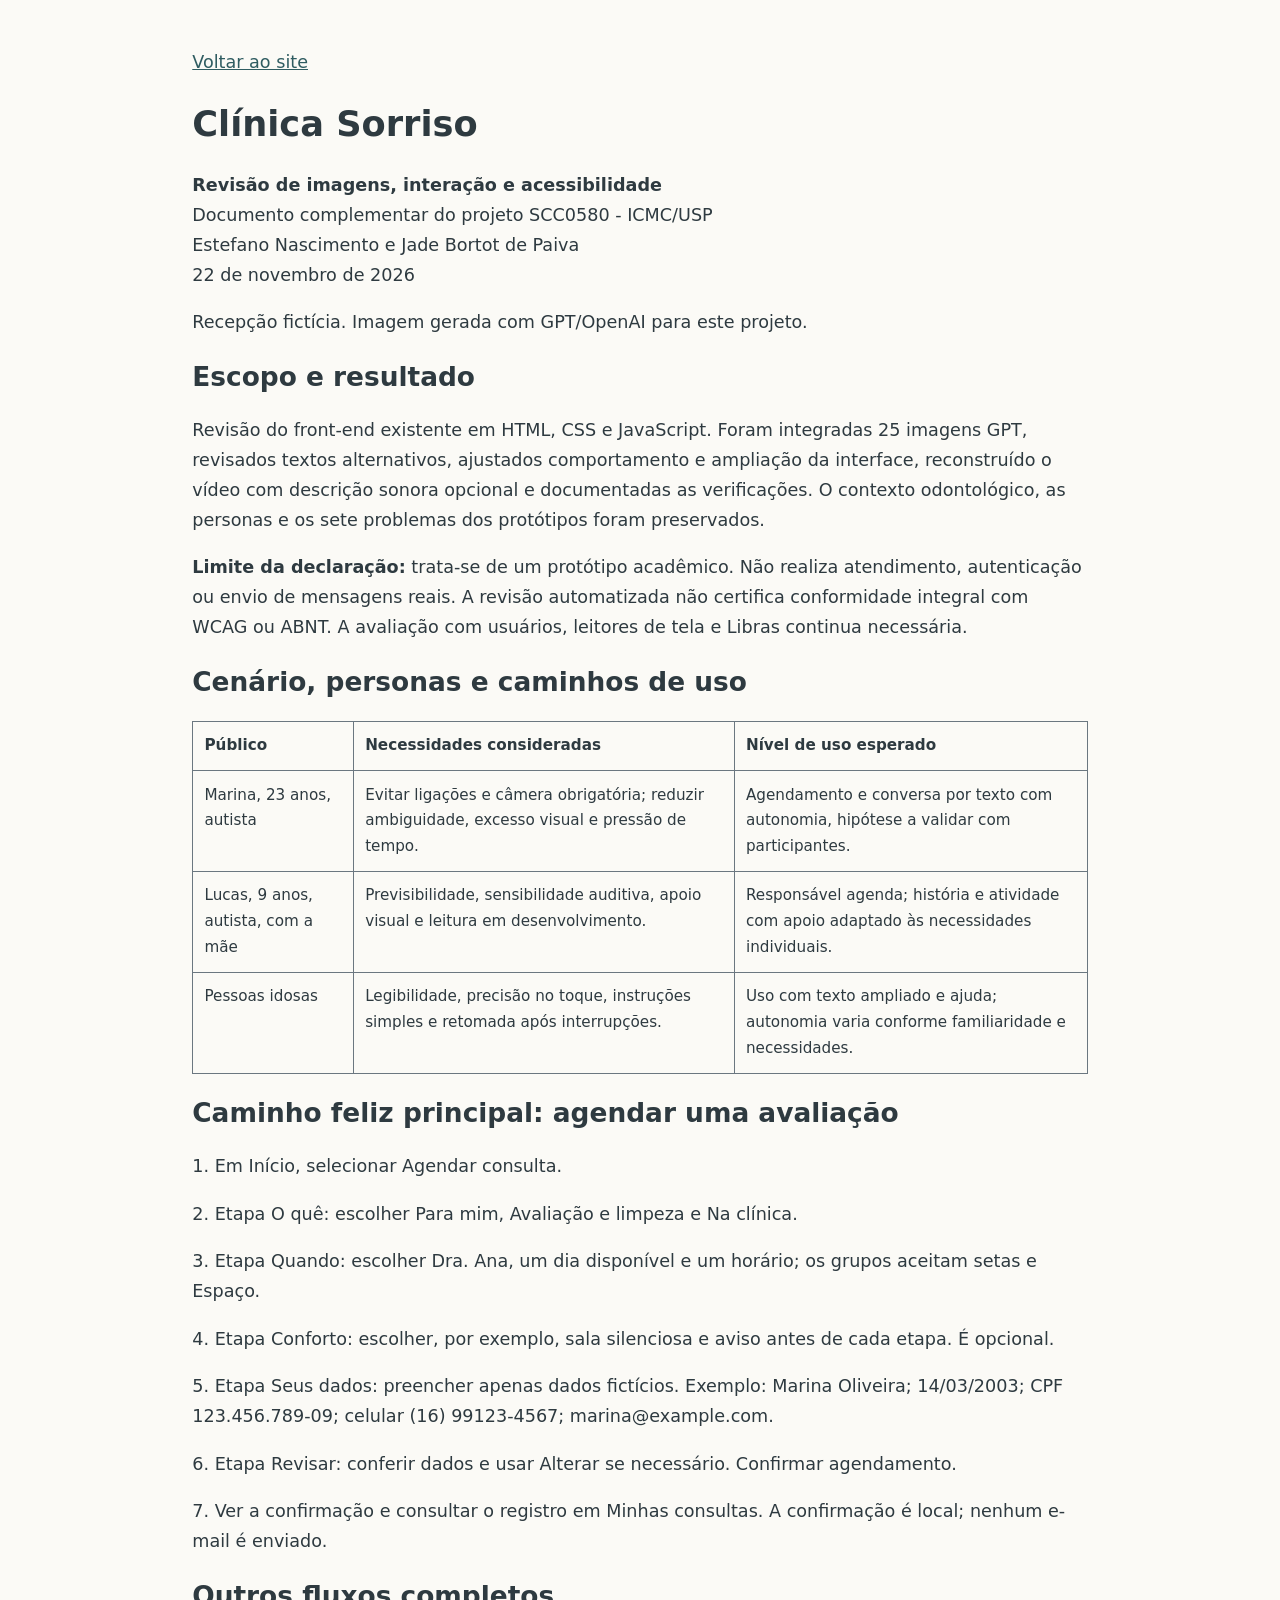
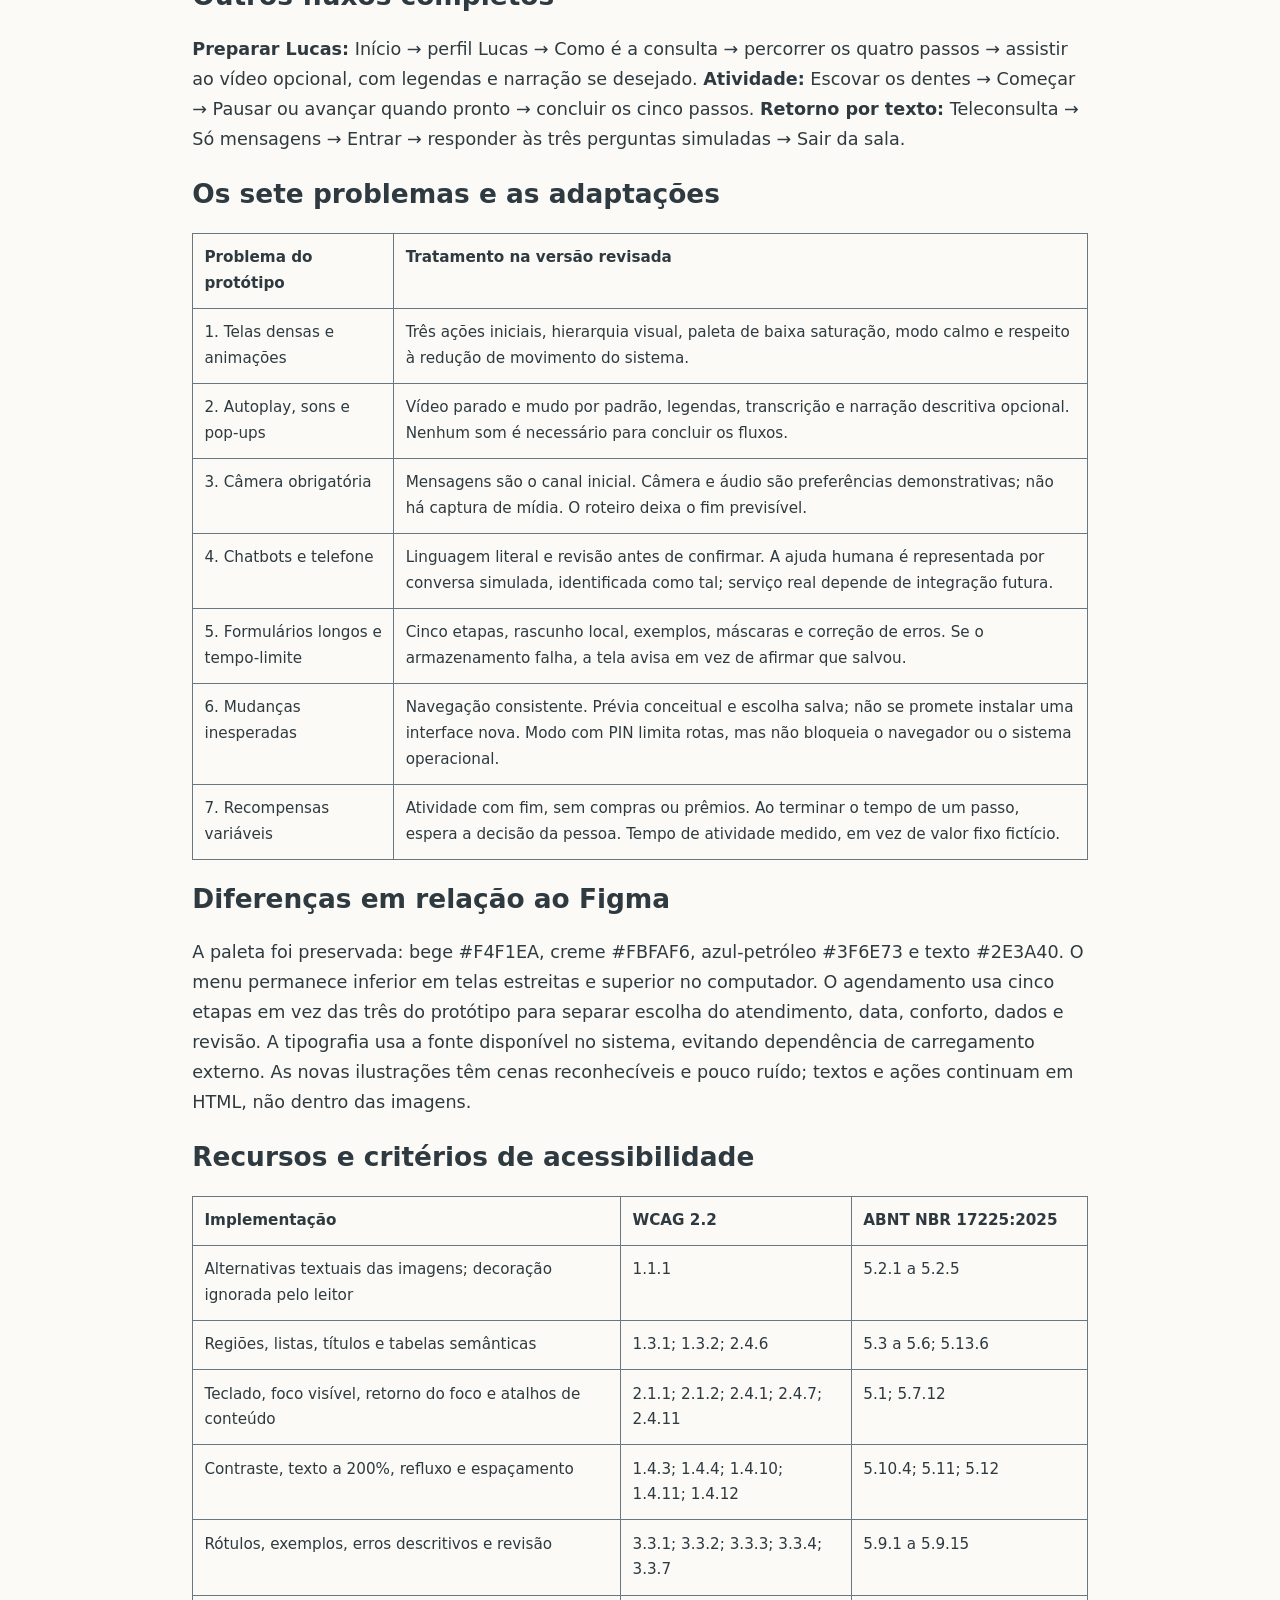
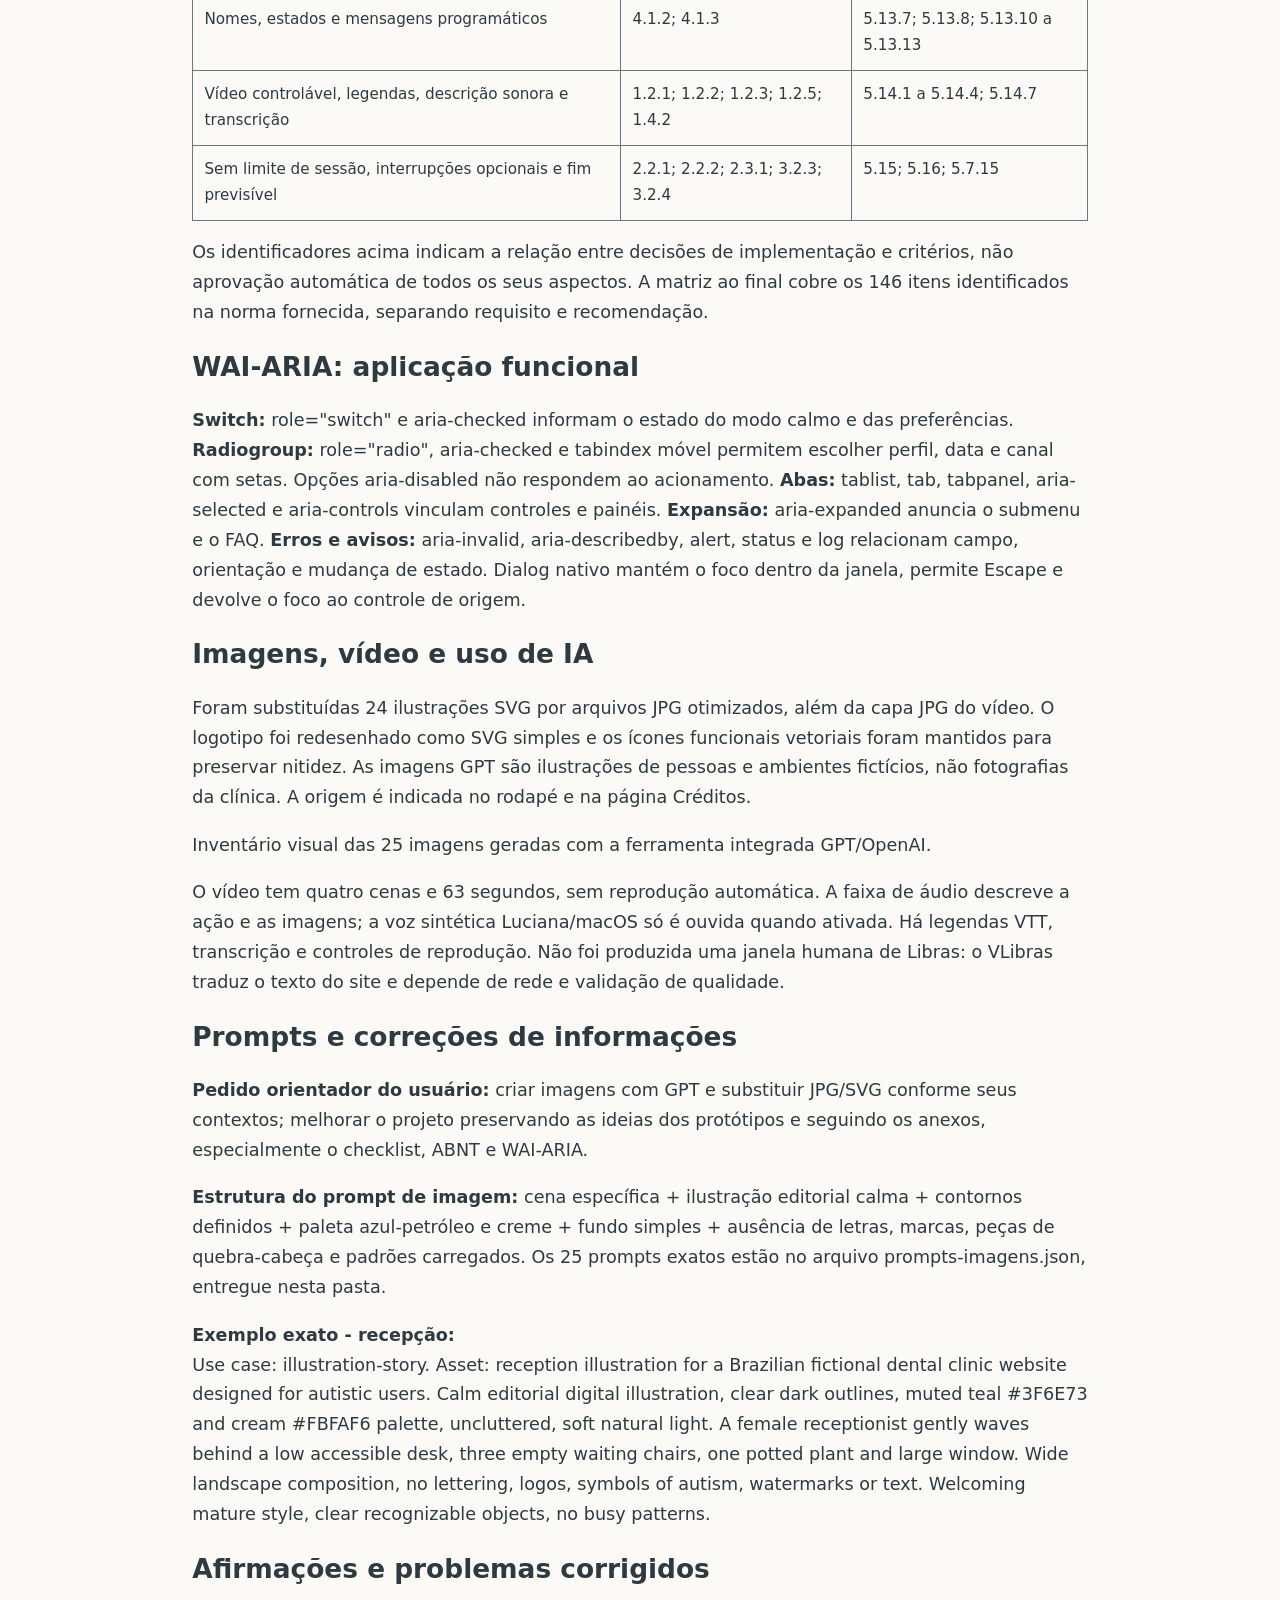
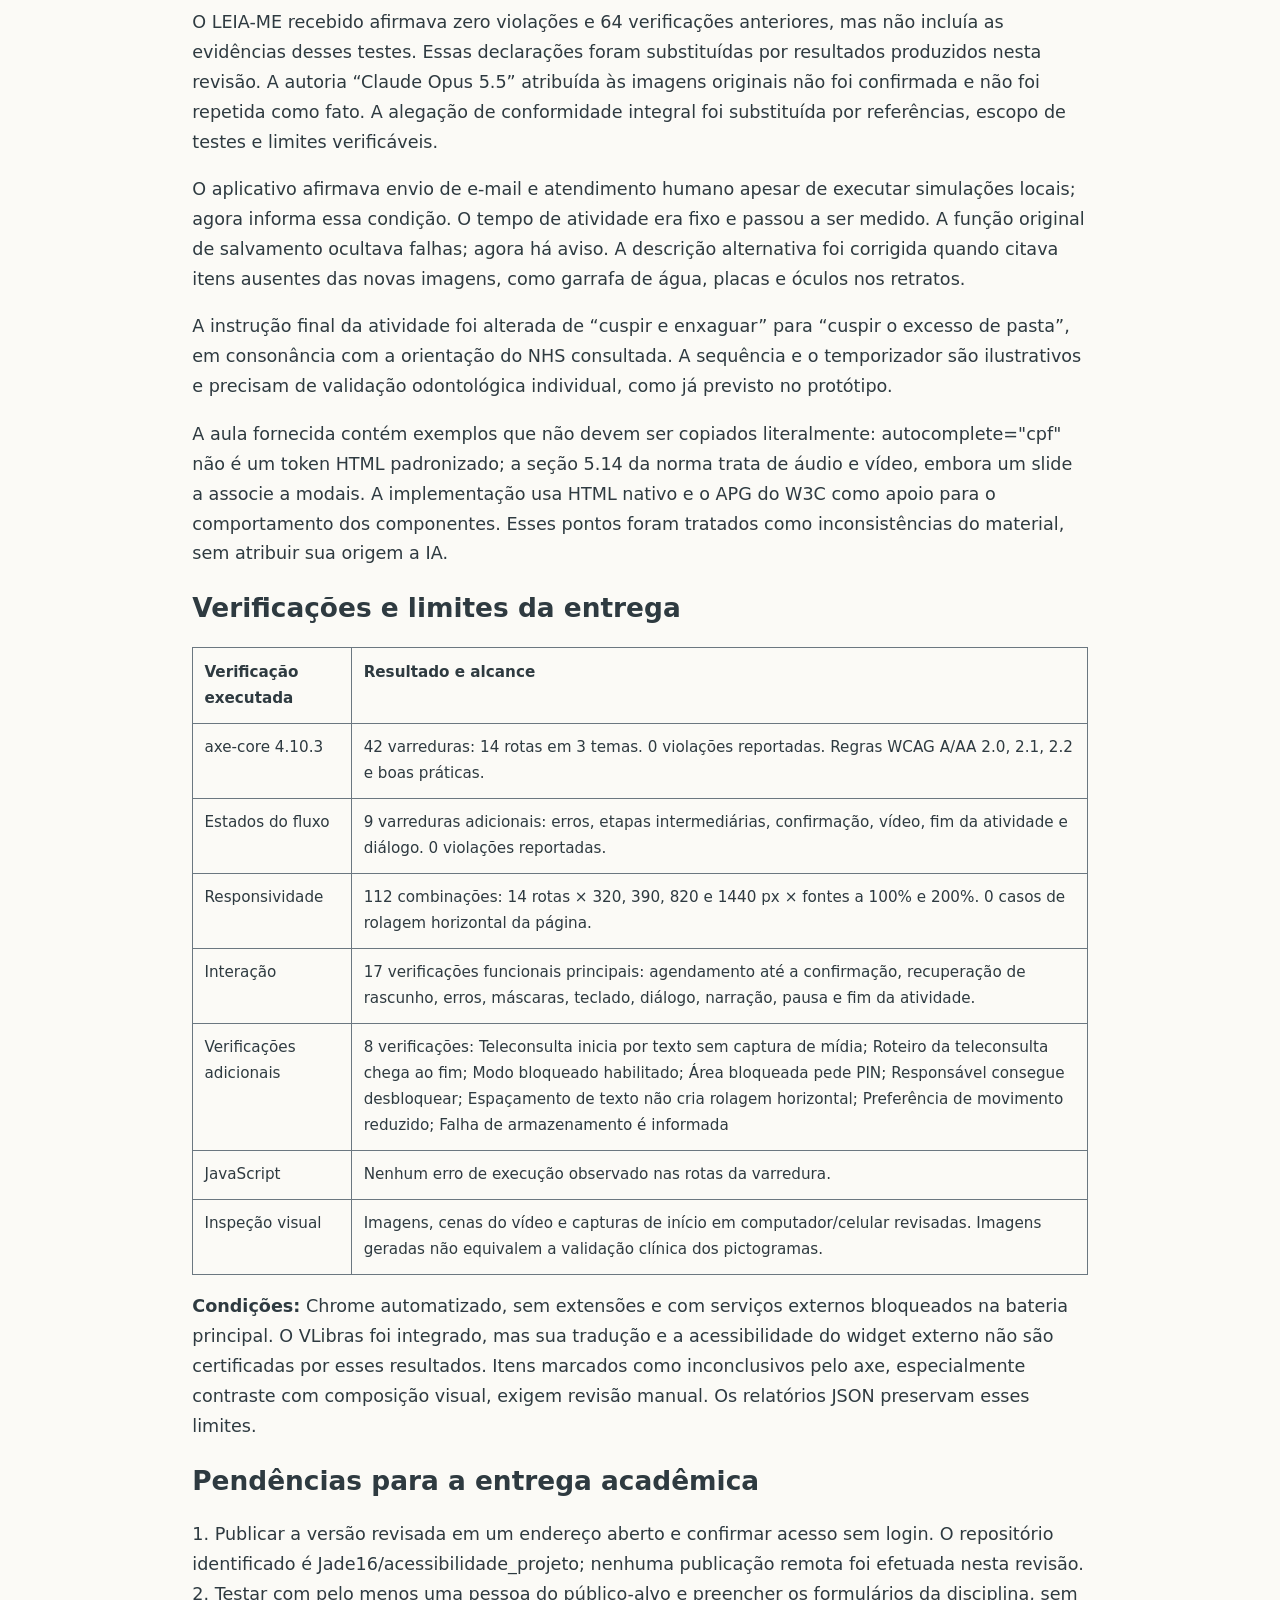
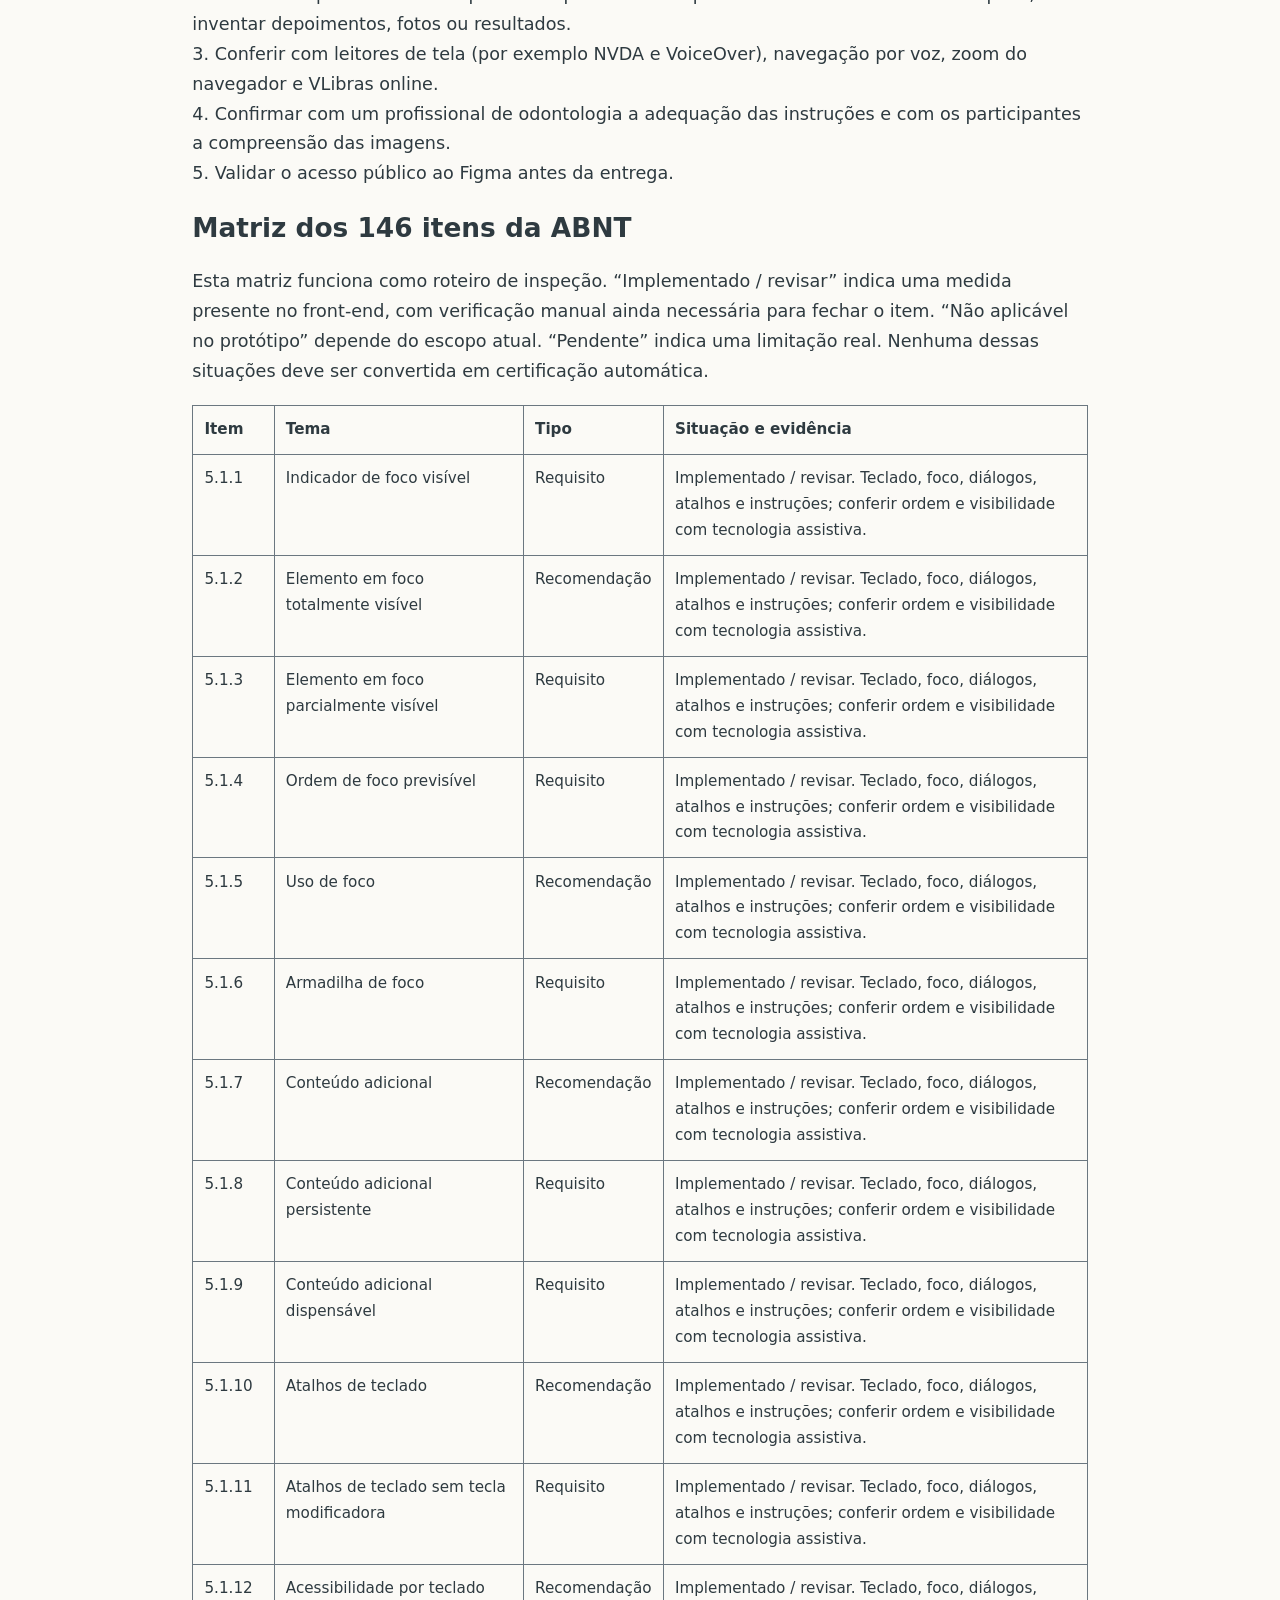
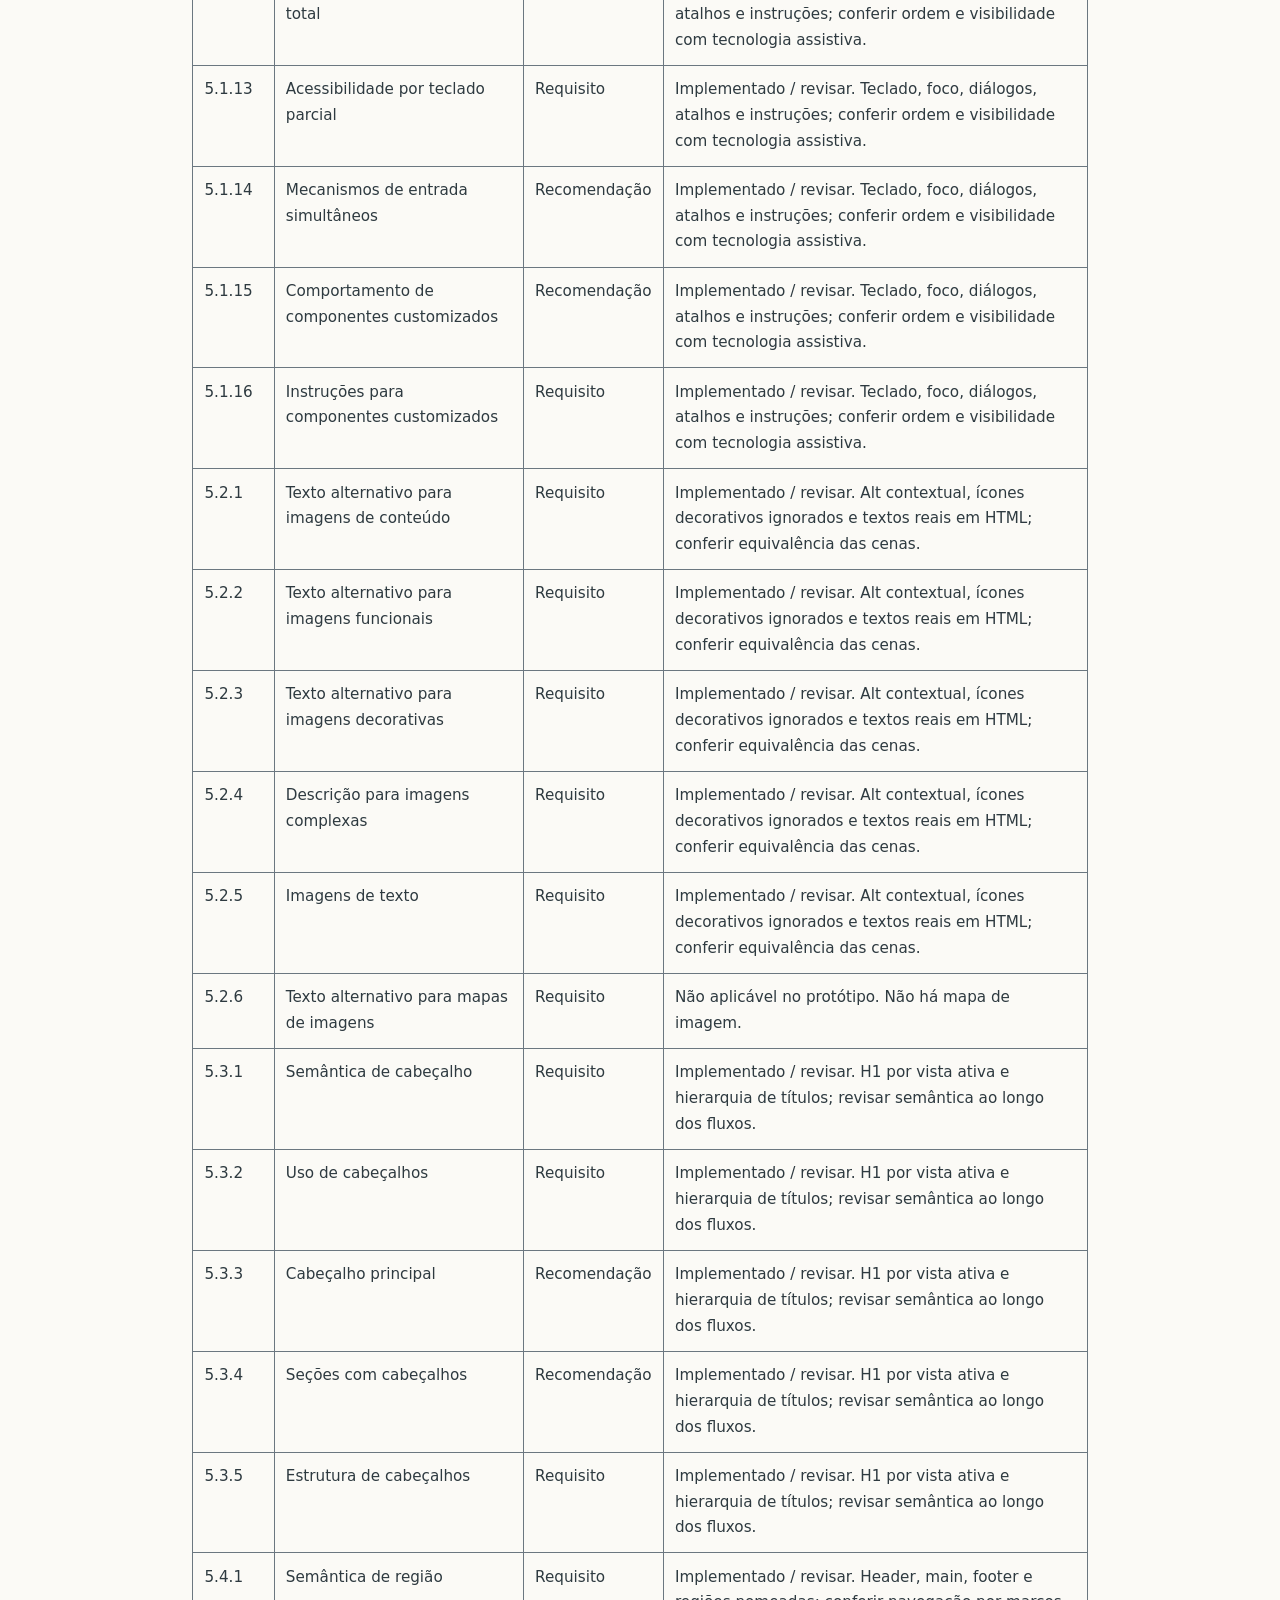
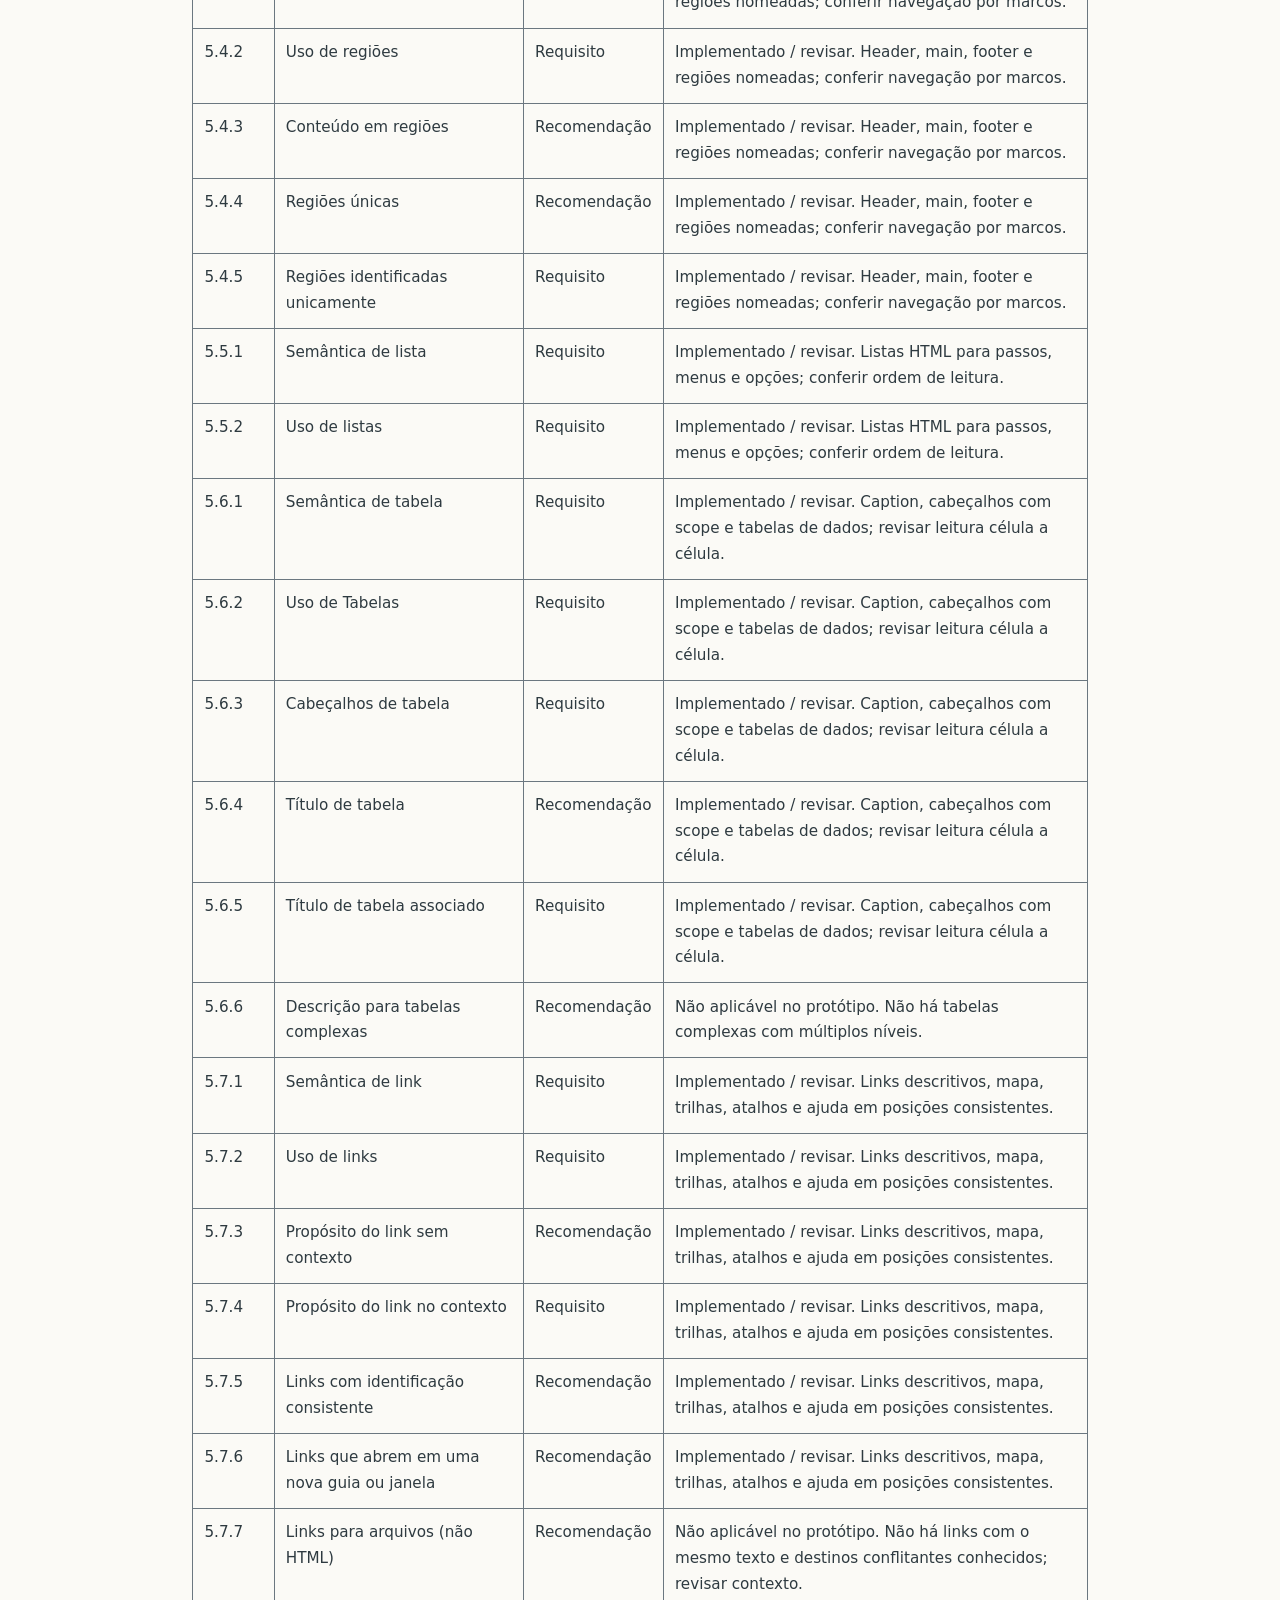
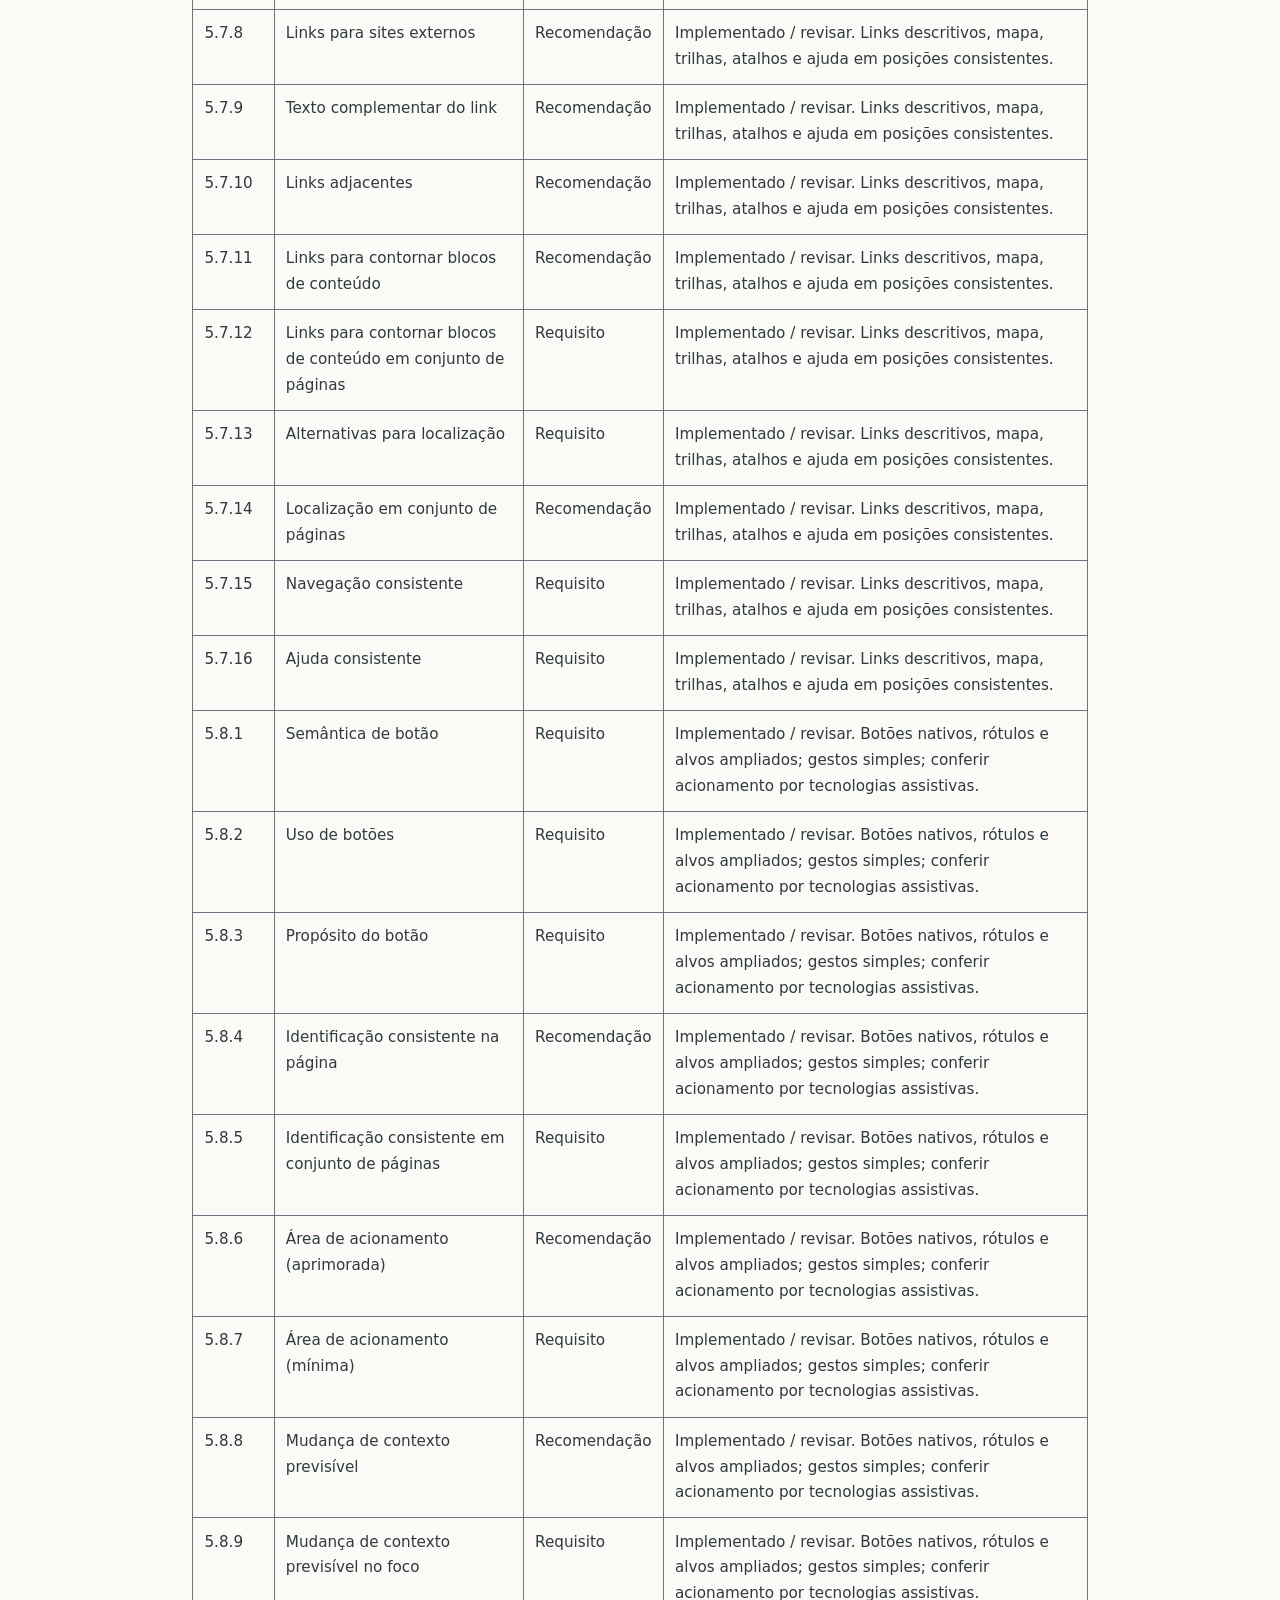
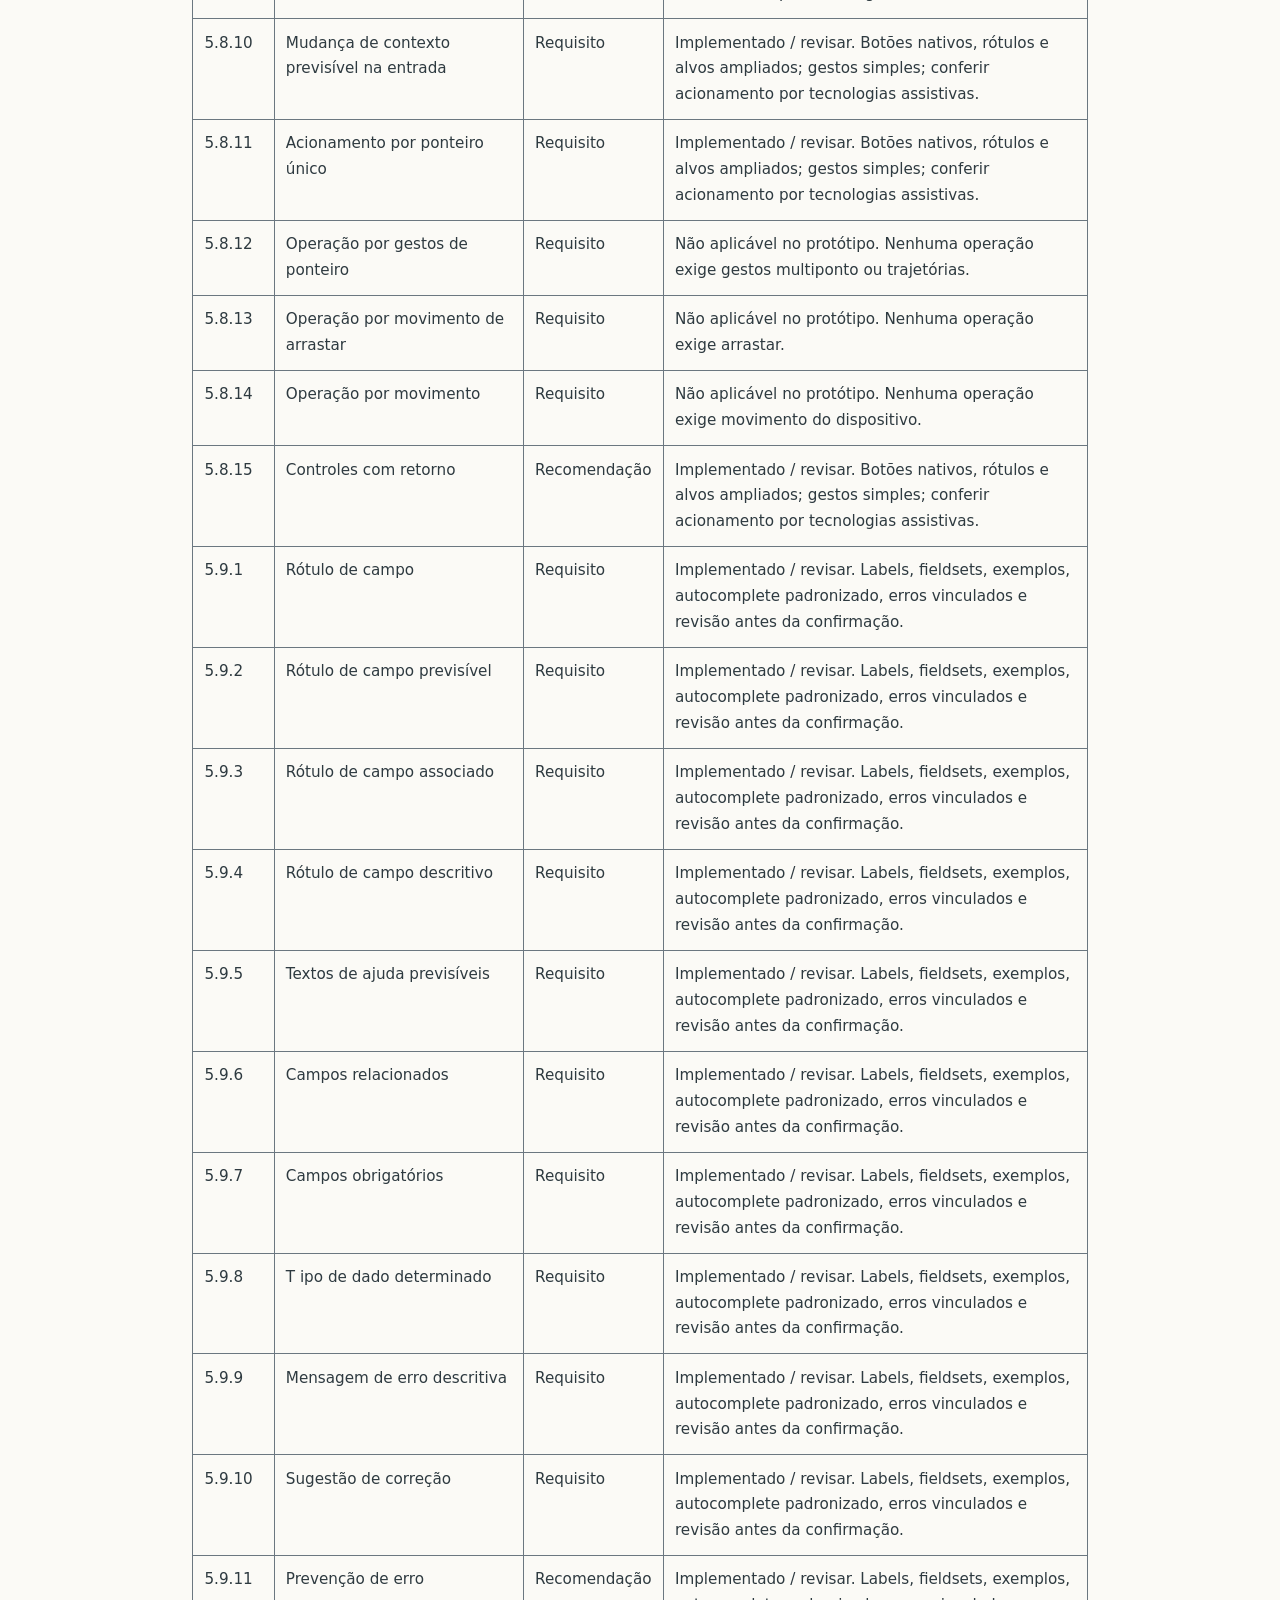
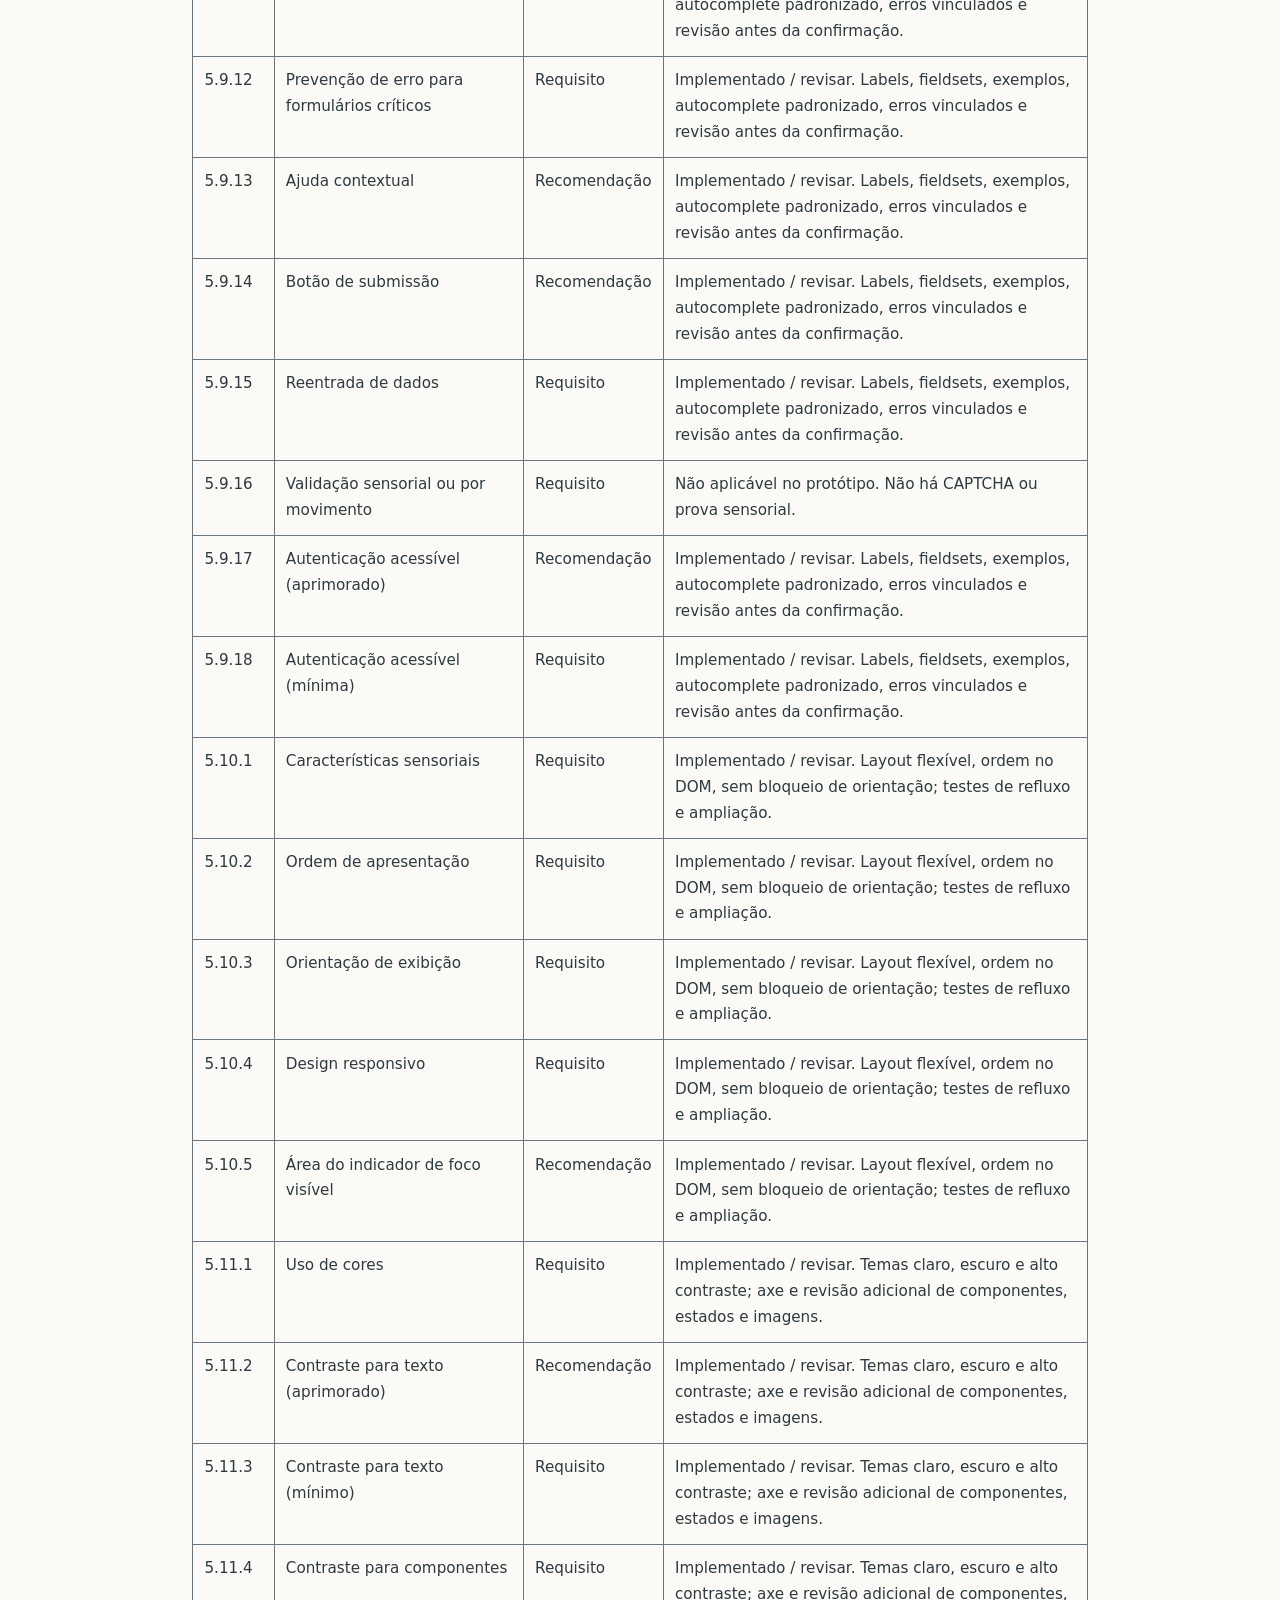
<file: docs/relatorio.html>
<!doctype html><html lang="pt-BR"><meta charset="utf-8"><meta name="viewport" content="width=device-width, initial-scale=1"><title>Relatório de acessibilidade - Clínica Sorriso</title><style>body{font:1.1rem/1.7 system-ui;color:#2e3a40;background:#fbfaf6;max-width:80ch;margin:2rem auto;padding:1rem}a{color:#2f5c61}h1,h2{line-height:1.3}td,th{padding:.7rem;border:1px solid #6b7780;text-align:left;vertical-align:top}.table{overflow:auto}table{border-collapse:collapse;font-size:.95rem}p{overflow-wrap:anywhere}:focus-visible{outline:3px solid #1d4ed8}</style><body><main><a href="../index.html#/acessibilidade">Voltar ao site</a><h1>Clínica Sorriso</h1><p><b>Revisão de imagens, interação e acessibilidade</b><br/>Documento complementar do projeto SCC0580 - ICMC/USP<br/>Estefano Nascimento e Jade Bortot de Paiva<br/>22 de novembro de 2026</p><p>Recepção fictícia. Imagem gerada com GPT/OpenAI para este projeto.</p><h2>Escopo e resultado</h2><p>Revisão do front-end existente em HTML, CSS e JavaScript. Foram integradas 25 imagens GPT, revisados textos alternativos, ajustados comportamento e ampliação da interface, reconstruído o vídeo com descrição sonora opcional e documentadas as verificações. O contexto odontológico, as personas e os sete problemas dos protótipos foram preservados.</p><p><b>Limite da declaração:</b> trata-se de um protótipo acadêmico. Não realiza atendimento, autenticação ou envio de mensagens reais. A revisão automatizada não certifica conformidade integral com WCAG ou ABNT. A avaliação com usuários, leitores de tela e Libras continua necessária.</p><h2>Cenário, personas e caminhos de uso</h2><div class="table"><table><thead><tr><th scope="col">Público</th><th scope="col">Necessidades consideradas</th><th scope="col">Nível de uso esperado</th></tr></thead><tbody><tr><td>Marina, 23 anos, autista</td><td>Evitar ligações e câmera obrigatória; reduzir ambiguidade, excesso visual e pressão de tempo.</td><td>Agendamento e conversa por texto com autonomia, hipótese a validar com participantes.</td></tr><tr><td>Lucas, 9 anos, autista, com a mãe</td><td>Previsibilidade, sensibilidade auditiva, apoio visual e leitura em desenvolvimento.</td><td>Responsável agenda; história e atividade com apoio adaptado às necessidades individuais.</td></tr><tr><td>Pessoas idosas</td><td>Legibilidade, precisão no toque, instruções simples e retomada após interrupções.</td><td>Uso com texto ampliado e ajuda; autonomia varia conforme familiaridade e necessidades.</td></tr></tbody></table></div><h2>Caminho feliz principal: agendar uma avaliação</h2><p>1. Em Início, selecionar Agendar consulta.</p><p>2. Etapa O quê: escolher Para mim, Avaliação e limpeza e Na clínica.</p><p>3. Etapa Quando: escolher Dra. Ana, um dia disponível e um horário; os grupos aceitam setas e Espaço.</p><p>4. Etapa Conforto: escolher, por exemplo, sala silenciosa e aviso antes de cada etapa. É opcional.</p><p>5. Etapa Seus dados: preencher apenas dados fictícios. Exemplo: Marina Oliveira; 14/03/2003; CPF 123.456.789-09; celular (16) 99123-4567; marina@example.com.</p><p>6. Etapa Revisar: conferir dados e usar Alterar se necessário. Confirmar agendamento.</p><p>7. Ver a confirmação e consultar o registro em Minhas consultas. A confirmação é local; nenhum e-mail é enviado.</p><h2>Outros fluxos completos</h2><p><b>Preparar Lucas:</b> Início → perfil Lucas → Como é a consulta → percorrer os quatro passos → assistir ao vídeo opcional, com legendas e narração se desejado. <b>Atividade:</b> Escovar os dentes → Começar → Pausar ou avançar quando pronto → concluir os cinco passos. <b>Retorno por texto:</b> Teleconsulta → Só mensagens → Entrar → responder às três perguntas simuladas → Sair da sala.</p><h2>Os sete problemas e as adaptações</h2><div class="table"><table><thead><tr><th scope="col">Problema do protótipo</th><th scope="col">Tratamento na versão revisada</th></tr></thead><tbody><tr><td>1. Telas densas e animações</td><td>Três ações iniciais, hierarquia visual, paleta de baixa saturação, modo calmo e respeito à redução de movimento do sistema.</td></tr><tr><td>2. Autoplay, sons e pop-ups</td><td>Vídeo parado e mudo por padrão, legendas, transcrição e narração descritiva opcional. Nenhum som é necessário para concluir os fluxos.</td></tr><tr><td>3. Câmera obrigatória</td><td>Mensagens são o canal inicial. Câmera e áudio são preferências demonstrativas; não há captura de mídia. O roteiro deixa o fim previsível.</td></tr><tr><td>4. Chatbots e telefone</td><td>Linguagem literal e revisão antes de confirmar. A ajuda humana é representada por conversa simulada, identificada como tal; serviço real depende de integração futura.</td></tr><tr><td>5. Formulários longos e tempo-limite</td><td>Cinco etapas, rascunho local, exemplos, máscaras e correção de erros. Se o armazenamento falha, a tela avisa em vez de afirmar que salvou.</td></tr><tr><td>6. Mudanças inesperadas</td><td>Navegação consistente. Prévia conceitual e escolha salva; não se promete instalar uma interface nova. Modo com PIN limita rotas, mas não bloqueia o navegador ou o sistema operacional.</td></tr><tr><td>7. Recompensas variáveis</td><td>Atividade com fim, sem compras ou prêmios. Ao terminar o tempo de um passo, espera a decisão da pessoa. Tempo de atividade medido, em vez de valor fixo fictício.</td></tr></tbody></table></div><h2>Diferenças em relação ao Figma</h2><p>A paleta foi preservada: bege #F4F1EA, creme #FBFAF6, azul-petróleo #3F6E73 e texto #2E3A40. O menu permanece inferior em telas estreitas e superior no computador. O agendamento usa cinco etapas em vez das três do protótipo para separar escolha do atendimento, data, conforto, dados e revisão. A tipografia usa a fonte disponível no sistema, evitando dependência de carregamento externo. As novas ilustrações têm cenas reconhecíveis e pouco ruído; textos e ações continuam em HTML, não dentro das imagens.</p><h2>Recursos e critérios de acessibilidade</h2><div class="table"><table><thead><tr><th scope="col">Implementação</th><th scope="col">WCAG 2.2</th><th scope="col">ABNT NBR 17225:2025</th></tr></thead><tbody><tr><td>Alternativas textuais das imagens; decoração ignorada pelo leitor</td><td>1.1.1</td><td>5.2.1 a 5.2.5</td></tr><tr><td>Regiões, listas, títulos e tabelas semânticas</td><td>1.3.1; 1.3.2; 2.4.6</td><td>5.3 a 5.6; 5.13.6</td></tr><tr><td>Teclado, foco visível, retorno do foco e atalhos de conteúdo</td><td>2.1.1; 2.1.2; 2.4.1; 2.4.7; 2.4.11</td><td>5.1; 5.7.12</td></tr><tr><td>Contraste, texto a 200%, refluxo e espaçamento</td><td>1.4.3; 1.4.4; 1.4.10; 1.4.11; 1.4.12</td><td>5.10.4; 5.11; 5.12</td></tr><tr><td>Rótulos, exemplos, erros descritivos e revisão</td><td>3.3.1; 3.3.2; 3.3.3; 3.3.4; 3.3.7</td><td>5.9.1 a 5.9.15</td></tr><tr><td>Nomes, estados e mensagens programáticos</td><td>4.1.2; 4.1.3</td><td>5.13.7; 5.13.8; 5.13.10 a 5.13.13</td></tr><tr><td>Vídeo controlável, legendas, descrição sonora e transcrição</td><td>1.2.1; 1.2.2; 1.2.3; 1.2.5; 1.4.2</td><td>5.14.1 a 5.14.4; 5.14.7</td></tr><tr><td>Sem limite de sessão, interrupções opcionais e fim previsível</td><td>2.2.1; 2.2.2; 2.3.1; 3.2.3; 3.2.4</td><td>5.15; 5.16; 5.7.15</td></tr></tbody></table></div><p>Os identificadores acima indicam a relação entre decisões de implementação e critérios, não aprovação automática de todos os seus aspectos. A matriz ao final cobre os 146 itens identificados na norma fornecida, separando requisito e recomendação.</p><h2>WAI-ARIA: aplicação funcional</h2><p><b>Switch:</b> role="switch" e aria-checked informam o estado do modo calmo e das preferências. <b>Radiogroup:</b> role="radio", aria-checked e tabindex móvel permitem escolher perfil, data e canal com setas. Opções aria-disabled não respondem ao acionamento. <b>Abas:</b> tablist, tab, tabpanel, aria-selected e aria-controls vinculam controles e painéis. <b>Expansão:</b> aria-expanded anuncia o submenu e o FAQ. <b>Erros e avisos:</b> aria-invalid, aria-describedby, alert, status e log relacionam campo, orientação e mudança de estado. Dialog nativo mantém o foco dentro da janela, permite Escape e devolve o foco ao controle de origem.</p><h2>Imagens, vídeo e uso de IA</h2><p>Foram substituídas 24 ilustrações SVG por arquivos JPG otimizados, além da capa JPG do vídeo. O logotipo foi redesenhado como SVG simples e os ícones funcionais vetoriais foram mantidos para preservar nitidez. As imagens GPT são ilustrações de pessoas e ambientes fictícios, não fotografias da clínica. A origem é indicada no rodapé e na página Créditos.</p><p>Inventário visual das 25 imagens geradas com a ferramenta integrada GPT/OpenAI.</p><p>O vídeo tem quatro cenas e 63 segundos, sem reprodução automática. A faixa de áudio descreve a ação e as imagens; a voz sintética Luciana/macOS só é ouvida quando ativada. Há legendas VTT, transcrição e controles de reprodução. Não foi produzida uma janela humana de Libras: o VLibras traduz o texto do site e depende de rede e validação de qualidade.</p><h2>Prompts e correções de informações</h2><p><b>Pedido orientador do usuário:</b> criar imagens com GPT e substituir JPG/SVG conforme seus contextos; melhorar o projeto preservando as ideias dos protótipos e seguindo os anexos, especialmente o checklist, ABNT e WAI-ARIA.</p><p><b>Estrutura do prompt de imagem:</b> cena específica + ilustração editorial calma + contornos definidos + paleta azul-petróleo e creme + fundo simples + ausência de letras, marcas, peças de quebra-cabeça e padrões carregados. Os 25 prompts exatos estão no arquivo prompts-imagens.json, entregue nesta pasta.</p><p><b>Exemplo exato - recepção:</b><br/>Use case: illustration-story. Asset: reception illustration for a Brazilian fictional dental clinic website designed for autistic users. Calm editorial digital illustration, clear dark outlines, muted teal #3F6E73 and cream #FBFAF6 palette, uncluttered, soft natural light. A female receptionist gently waves behind a low accessible desk, three empty waiting chairs, one potted plant and large window. Wide landscape composition, no lettering, logos, symbols of autism, watermarks or text. Welcoming mature style, clear recognizable objects, no busy patterns.</p><h2>Afirmações e problemas corrigidos</h2><p>O LEIA-ME recebido afirmava zero violações e 64 verificações anteriores, mas não incluía as evidências desses testes. Essas declarações foram substituídas por resultados produzidos nesta revisão. A autoria “Claude Opus 5.5” atribuída às imagens originais não foi confirmada e não foi repetida como fato. A alegação de conformidade integral foi substituída por referências, escopo de testes e limites verificáveis.</p><p>O aplicativo afirmava envio de e-mail e atendimento humano apesar de executar simulações locais; agora informa essa condição. O tempo de atividade era fixo e passou a ser medido. A função original de salvamento ocultava falhas; agora há aviso. A descrição alternativa foi corrigida quando citava itens ausentes das novas imagens, como garrafa de água, placas e óculos nos retratos.</p><p>A instrução final da atividade foi alterada de “cuspir e enxaguar” para “cuspir o excesso de pasta”, em consonância com a orientação do NHS consultada. A sequência e o temporizador são ilustrativos e precisam de validação odontológica individual, como já previsto no protótipo.</p><p>A aula fornecida contém exemplos que não devem ser copiados literalmente: autocomplete="cpf" não é um token HTML padronizado; a seção 5.14 da norma trata de áudio e vídeo, embora um slide a associe a modais. A implementação usa HTML nativo e o APG do W3C como apoio para o comportamento dos componentes. Esses pontos foram tratados como inconsistências do material, sem atribuir sua origem a IA.</p><h2>Verificações e limites da entrega</h2><div class="table"><table><thead><tr><th scope="col">Verificação executada</th><th scope="col">Resultado e alcance</th></tr></thead><tbody><tr><td>axe-core 4.10.3</td><td>42 varreduras: 14 rotas em 3 temas. 0 violações reportadas. Regras WCAG A/AA 2.0, 2.1, 2.2 e boas práticas.</td></tr><tr><td>Estados do fluxo</td><td>9 varreduras adicionais: erros, etapas intermediárias, confirmação, vídeo, fim da atividade e diálogo. 0 violações reportadas.</td></tr><tr><td>Responsividade</td><td>112 combinações: 14 rotas × 320, 390, 820 e 1440 px × fontes a 100% e 200%. 0 casos de rolagem horizontal da página.</td></tr><tr><td>Interação</td><td>17 verificações funcionais principais: agendamento até a confirmação, recuperação de rascunho, erros, máscaras, teclado, diálogo, narração, pausa e fim da atividade.</td></tr><tr><td>Verificações adicionais</td><td>8 verificações: Teleconsulta inicia por texto sem captura de mídia; Roteiro da teleconsulta chega ao fim; Modo bloqueado habilitado; Área bloqueada pede PIN; Responsável consegue desbloquear; Espaçamento de texto não cria rolagem horizontal; Preferência de movimento reduzido; Falha de armazenamento é informada</td></tr><tr><td>JavaScript</td><td>Nenhum erro de execução observado nas rotas da varredura.</td></tr><tr><td>Inspeção visual</td><td>Imagens, cenas do vídeo e capturas de início em computador/celular revisadas. Imagens geradas não equivalem a validação clínica dos pictogramas.</td></tr></tbody></table></div><p><b>Condições:</b> Chrome automatizado, sem extensões e com serviços externos bloqueados na bateria principal. O VLibras foi integrado, mas sua tradução e a acessibilidade do widget externo não são certificadas por esses resultados. Itens marcados como inconclusivos pelo axe, especialmente contraste com composição visual, exigem revisão manual. Os relatórios JSON preservam esses limites.</p><h2>Pendências para a entrega acadêmica</h2><p>1. Publicar a versão revisada em um endereço aberto e confirmar acesso sem login. O repositório identificado é Jade16/acessibilidade_projeto; nenhuma publicação remota foi efetuada nesta revisão.<br/>2. Testar com pelo menos uma pessoa do público-alvo e preencher os formulários da disciplina, sem inventar depoimentos, fotos ou resultados.<br/>3. Conferir com leitores de tela (por exemplo NVDA e VoiceOver), navegação por voz, zoom do navegador e VLibras online.<br/>4. Confirmar com um profissional de odontologia a adequação das instruções e com os participantes a compreensão das imagens.<br/>5. Validar o acesso público ao Figma antes da entrega.</p><h2>Matriz dos 146 itens da ABNT</h2><p>Esta matriz funciona como roteiro de inspeção. “Implementado / revisar” indica uma medida presente no front-end, com verificação manual ainda necessária para fechar o item. “Não aplicável no protótipo” depende do escopo atual. “Pendente” indica uma limitação real. Nenhuma dessas situações deve ser convertida em certificação automática.</p><div class="table"><table><thead><tr><th scope="col">Item</th><th scope="col">Tema</th><th scope="col">Tipo</th><th scope="col">Situação e evidência</th></tr></thead><tbody><tr><td>5.1.1</td><td>Indicador de foco visível</td><td>Requisito</td><td>Implementado / revisar. Teclado, foco, diálogos, atalhos e instruções; conferir ordem e visibilidade com tecnologia assistiva.</td></tr><tr><td>5.1.2</td><td>Elemento em foco totalmente visível</td><td>Recomendação</td><td>Implementado / revisar. Teclado, foco, diálogos, atalhos e instruções; conferir ordem e visibilidade com tecnologia assistiva.</td></tr><tr><td>5.1.3</td><td>Elemento em foco parcialmente visível</td><td>Requisito</td><td>Implementado / revisar. Teclado, foco, diálogos, atalhos e instruções; conferir ordem e visibilidade com tecnologia assistiva.</td></tr><tr><td>5.1.4</td><td>Ordem de foco previsível</td><td>Requisito</td><td>Implementado / revisar. Teclado, foco, diálogos, atalhos e instruções; conferir ordem e visibilidade com tecnologia assistiva.</td></tr><tr><td>5.1.5</td><td>Uso de foco</td><td>Recomendação</td><td>Implementado / revisar. Teclado, foco, diálogos, atalhos e instruções; conferir ordem e visibilidade com tecnologia assistiva.</td></tr><tr><td>5.1.6</td><td>Armadilha de foco</td><td>Requisito</td><td>Implementado / revisar. Teclado, foco, diálogos, atalhos e instruções; conferir ordem e visibilidade com tecnologia assistiva.</td></tr><tr><td>5.1.7</td><td>Conteúdo adicional</td><td>Recomendação</td><td>Implementado / revisar. Teclado, foco, diálogos, atalhos e instruções; conferir ordem e visibilidade com tecnologia assistiva.</td></tr><tr><td>5.1.8</td><td>Conteúdo adicional persistente</td><td>Requisito</td><td>Implementado / revisar. Teclado, foco, diálogos, atalhos e instruções; conferir ordem e visibilidade com tecnologia assistiva.</td></tr><tr><td>5.1.9</td><td>Conteúdo adicional dispensável</td><td>Requisito</td><td>Implementado / revisar. Teclado, foco, diálogos, atalhos e instruções; conferir ordem e visibilidade com tecnologia assistiva.</td></tr><tr><td>5.1.10</td><td>Atalhos de teclado</td><td>Recomendação</td><td>Implementado / revisar. Teclado, foco, diálogos, atalhos e instruções; conferir ordem e visibilidade com tecnologia assistiva.</td></tr><tr><td>5.1.11</td><td>Atalhos de teclado sem tecla modificadora</td><td>Requisito</td><td>Implementado / revisar. Teclado, foco, diálogos, atalhos e instruções; conferir ordem e visibilidade com tecnologia assistiva.</td></tr><tr><td>5.1.12</td><td>Acessibilidade por teclado total</td><td>Recomendação</td><td>Implementado / revisar. Teclado, foco, diálogos, atalhos e instruções; conferir ordem e visibilidade com tecnologia assistiva.</td></tr><tr><td>5.1.13</td><td>Acessibilidade por teclado parcial</td><td>Requisito</td><td>Implementado / revisar. Teclado, foco, diálogos, atalhos e instruções; conferir ordem e visibilidade com tecnologia assistiva.</td></tr><tr><td>5.1.14</td><td>Mecanismos de entrada simultâneos</td><td>Recomendação</td><td>Implementado / revisar. Teclado, foco, diálogos, atalhos e instruções; conferir ordem e visibilidade com tecnologia assistiva.</td></tr><tr><td>5.1.15</td><td>Comportamento de componentes customizados</td><td>Recomendação</td><td>Implementado / revisar. Teclado, foco, diálogos, atalhos e instruções; conferir ordem e visibilidade com tecnologia assistiva.</td></tr><tr><td>5.1.16</td><td>Instruções para componentes customizados</td><td>Requisito</td><td>Implementado / revisar. Teclado, foco, diálogos, atalhos e instruções; conferir ordem e visibilidade com tecnologia assistiva.</td></tr><tr><td>5.2.1</td><td>Texto alternativo para imagens de conteúdo</td><td>Requisito</td><td>Implementado / revisar. Alt contextual, ícones decorativos ignorados e textos reais em HTML; conferir equivalência das cenas.</td></tr><tr><td>5.2.2</td><td>Texto alternativo para imagens funcionais</td><td>Requisito</td><td>Implementado / revisar. Alt contextual, ícones decorativos ignorados e textos reais em HTML; conferir equivalência das cenas.</td></tr><tr><td>5.2.3</td><td>Texto alternativo para imagens decorativas</td><td>Requisito</td><td>Implementado / revisar. Alt contextual, ícones decorativos ignorados e textos reais em HTML; conferir equivalência das cenas.</td></tr><tr><td>5.2.4</td><td>Descrição para imagens complexas</td><td>Requisito</td><td>Implementado / revisar. Alt contextual, ícones decorativos ignorados e textos reais em HTML; conferir equivalência das cenas.</td></tr><tr><td>5.2.5</td><td>Imagens de texto</td><td>Requisito</td><td>Implementado / revisar. Alt contextual, ícones decorativos ignorados e textos reais em HTML; conferir equivalência das cenas.</td></tr><tr><td>5.2.6</td><td>Texto alternativo para mapas de imagens</td><td>Requisito</td><td>Não aplicável no protótipo. Não há mapa de imagem.</td></tr><tr><td>5.3.1</td><td>Semântica de cabeçalho</td><td>Requisito</td><td>Implementado / revisar. H1 por vista ativa e hierarquia de títulos; revisar semântica ao longo dos fluxos.</td></tr><tr><td>5.3.2</td><td>Uso de cabeçalhos</td><td>Requisito</td><td>Implementado / revisar. H1 por vista ativa e hierarquia de títulos; revisar semântica ao longo dos fluxos.</td></tr><tr><td>5.3.3</td><td>Cabeçalho principal</td><td>Recomendação</td><td>Implementado / revisar. H1 por vista ativa e hierarquia de títulos; revisar semântica ao longo dos fluxos.</td></tr><tr><td>5.3.4</td><td>Seções com cabeçalhos</td><td>Recomendação</td><td>Implementado / revisar. H1 por vista ativa e hierarquia de títulos; revisar semântica ao longo dos fluxos.</td></tr><tr><td>5.3.5</td><td>Estrutura de cabeçalhos</td><td>Requisito</td><td>Implementado / revisar. H1 por vista ativa e hierarquia de títulos; revisar semântica ao longo dos fluxos.</td></tr><tr><td>5.4.1</td><td>Semântica de região</td><td>Requisito</td><td>Implementado / revisar. Header, main, footer e regiões nomeadas; conferir navegação por marcos.</td></tr><tr><td>5.4.2</td><td>Uso de regiões</td><td>Requisito</td><td>Implementado / revisar. Header, main, footer e regiões nomeadas; conferir navegação por marcos.</td></tr><tr><td>5.4.3</td><td>Conteúdo em regiões</td><td>Recomendação</td><td>Implementado / revisar. Header, main, footer e regiões nomeadas; conferir navegação por marcos.</td></tr><tr><td>5.4.4</td><td>Regiões únicas</td><td>Recomendação</td><td>Implementado / revisar. Header, main, footer e regiões nomeadas; conferir navegação por marcos.</td></tr><tr><td>5.4.5</td><td>Regiões identificadas unicamente</td><td>Requisito</td><td>Implementado / revisar. Header, main, footer e regiões nomeadas; conferir navegação por marcos.</td></tr><tr><td>5.5.1</td><td>Semântica de lista</td><td>Requisito</td><td>Implementado / revisar. Listas HTML para passos, menus e opções; conferir ordem de leitura.</td></tr><tr><td>5.5.2</td><td>Uso de listas</td><td>Requisito</td><td>Implementado / revisar. Listas HTML para passos, menus e opções; conferir ordem de leitura.</td></tr><tr><td>5.6.1</td><td>Semântica de tabela</td><td>Requisito</td><td>Implementado / revisar. Caption, cabeçalhos com scope e tabelas de dados; revisar leitura célula a célula.</td></tr><tr><td>5.6.2</td><td>Uso de Tabelas</td><td>Requisito</td><td>Implementado / revisar. Caption, cabeçalhos com scope e tabelas de dados; revisar leitura célula a célula.</td></tr><tr><td>5.6.3</td><td>Cabeçalhos de tabela</td><td>Requisito</td><td>Implementado / revisar. Caption, cabeçalhos com scope e tabelas de dados; revisar leitura célula a célula.</td></tr><tr><td>5.6.4</td><td>Título de tabela</td><td>Recomendação</td><td>Implementado / revisar. Caption, cabeçalhos com scope e tabelas de dados; revisar leitura célula a célula.</td></tr><tr><td>5.6.5</td><td>Título de tabela associado</td><td>Requisito</td><td>Implementado / revisar. Caption, cabeçalhos com scope e tabelas de dados; revisar leitura célula a célula.</td></tr><tr><td>5.6.6</td><td>Descrição para tabelas complexas</td><td>Recomendação</td><td>Não aplicável no protótipo. Não há tabelas complexas com múltiplos níveis.</td></tr><tr><td>5.7.1</td><td>Semântica de link</td><td>Requisito</td><td>Implementado / revisar. Links descritivos, mapa, trilhas, atalhos e ajuda em posições consistentes.</td></tr><tr><td>5.7.2</td><td>Uso de links</td><td>Requisito</td><td>Implementado / revisar. Links descritivos, mapa, trilhas, atalhos e ajuda em posições consistentes.</td></tr><tr><td>5.7.3</td><td>Propósito do link sem contexto</td><td>Recomendação</td><td>Implementado / revisar. Links descritivos, mapa, trilhas, atalhos e ajuda em posições consistentes.</td></tr><tr><td>5.7.4</td><td>Propósito do link no contexto</td><td>Requisito</td><td>Implementado / revisar. Links descritivos, mapa, trilhas, atalhos e ajuda em posições consistentes.</td></tr><tr><td>5.7.5</td><td>Links com identificação consistente</td><td>Recomendação</td><td>Implementado / revisar. Links descritivos, mapa, trilhas, atalhos e ajuda em posições consistentes.</td></tr><tr><td>5.7.6</td><td>Links que abrem em uma nova guia ou janela</td><td>Recomendação</td><td>Implementado / revisar. Links descritivos, mapa, trilhas, atalhos e ajuda em posições consistentes.</td></tr><tr><td>5.7.7</td><td>Links para arquivos (não HTML)</td><td>Recomendação</td><td>Não aplicável no protótipo. Não há links com o mesmo texto e destinos conflitantes conhecidos; revisar contexto.</td></tr><tr><td>5.7.8</td><td>Links para sites externos</td><td>Recomendação</td><td>Implementado / revisar. Links descritivos, mapa, trilhas, atalhos e ajuda em posições consistentes.</td></tr><tr><td>5.7.9</td><td>Texto complementar do link</td><td>Recomendação</td><td>Implementado / revisar. Links descritivos, mapa, trilhas, atalhos e ajuda em posições consistentes.</td></tr><tr><td>5.7.10</td><td>Links adjacentes</td><td>Recomendação</td><td>Implementado / revisar. Links descritivos, mapa, trilhas, atalhos e ajuda em posições consistentes.</td></tr><tr><td>5.7.11</td><td>Links para contornar blocos de conteúdo</td><td>Recomendação</td><td>Implementado / revisar. Links descritivos, mapa, trilhas, atalhos e ajuda em posições consistentes.</td></tr><tr><td>5.7.12</td><td>Links para contornar blocos de conteúdo em conjunto de páginas</td><td>Requisito</td><td>Implementado / revisar. Links descritivos, mapa, trilhas, atalhos e ajuda em posições consistentes.</td></tr><tr><td>5.7.13</td><td>Alternativas para localização</td><td>Requisito</td><td>Implementado / revisar. Links descritivos, mapa, trilhas, atalhos e ajuda em posições consistentes.</td></tr><tr><td>5.7.14</td><td>Localização em conjunto de páginas</td><td>Recomendação</td><td>Implementado / revisar. Links descritivos, mapa, trilhas, atalhos e ajuda em posições consistentes.</td></tr><tr><td>5.7.15</td><td>Navegação consistente</td><td>Requisito</td><td>Implementado / revisar. Links descritivos, mapa, trilhas, atalhos e ajuda em posições consistentes.</td></tr><tr><td>5.7.16</td><td>Ajuda consistente</td><td>Requisito</td><td>Implementado / revisar. Links descritivos, mapa, trilhas, atalhos e ajuda em posições consistentes.</td></tr><tr><td>5.8.1</td><td>Semântica de botão</td><td>Requisito</td><td>Implementado / revisar. Botões nativos, rótulos e alvos ampliados; gestos simples; conferir acionamento por tecnologias assistivas.</td></tr><tr><td>5.8.2</td><td>Uso de botões</td><td>Requisito</td><td>Implementado / revisar. Botões nativos, rótulos e alvos ampliados; gestos simples; conferir acionamento por tecnologias assistivas.</td></tr><tr><td>5.8.3</td><td>Propósito do botão</td><td>Requisito</td><td>Implementado / revisar. Botões nativos, rótulos e alvos ampliados; gestos simples; conferir acionamento por tecnologias assistivas.</td></tr><tr><td>5.8.4</td><td>Identificação consistente na página</td><td>Recomendação</td><td>Implementado / revisar. Botões nativos, rótulos e alvos ampliados; gestos simples; conferir acionamento por tecnologias assistivas.</td></tr><tr><td>5.8.5</td><td>Identificação consistente em conjunto de páginas</td><td>Requisito</td><td>Implementado / revisar. Botões nativos, rótulos e alvos ampliados; gestos simples; conferir acionamento por tecnologias assistivas.</td></tr><tr><td>5.8.6</td><td>Área de acionamento (aprimorada)</td><td>Recomendação</td><td>Implementado / revisar. Botões nativos, rótulos e alvos ampliados; gestos simples; conferir acionamento por tecnologias assistivas.</td></tr><tr><td>5.8.7</td><td>Área de acionamento (mínima)</td><td>Requisito</td><td>Implementado / revisar. Botões nativos, rótulos e alvos ampliados; gestos simples; conferir acionamento por tecnologias assistivas.</td></tr><tr><td>5.8.8</td><td>Mudança de contexto previsível</td><td>Recomendação</td><td>Implementado / revisar. Botões nativos, rótulos e alvos ampliados; gestos simples; conferir acionamento por tecnologias assistivas.</td></tr><tr><td>5.8.9</td><td>Mudança de contexto previsível no foco</td><td>Requisito</td><td>Implementado / revisar. Botões nativos, rótulos e alvos ampliados; gestos simples; conferir acionamento por tecnologias assistivas.</td></tr><tr><td>5.8.10</td><td>Mudança de contexto previsível na entrada</td><td>Requisito</td><td>Implementado / revisar. Botões nativos, rótulos e alvos ampliados; gestos simples; conferir acionamento por tecnologias assistivas.</td></tr><tr><td>5.8.11</td><td>Acionamento por ponteiro único</td><td>Requisito</td><td>Implementado / revisar. Botões nativos, rótulos e alvos ampliados; gestos simples; conferir acionamento por tecnologias assistivas.</td></tr><tr><td>5.8.12</td><td>Operação por gestos de ponteiro</td><td>Requisito</td><td>Não aplicável no protótipo. Nenhuma operação exige gestos multiponto ou trajetórias.</td></tr><tr><td>5.8.13</td><td>Operação por movimento de arrastar</td><td>Requisito</td><td>Não aplicável no protótipo. Nenhuma operação exige arrastar.</td></tr><tr><td>5.8.14</td><td>Operação por movimento</td><td>Requisito</td><td>Não aplicável no protótipo. Nenhuma operação exige movimento do dispositivo.</td></tr><tr><td>5.8.15</td><td>Controles com retorno</td><td>Recomendação</td><td>Implementado / revisar. Botões nativos, rótulos e alvos ampliados; gestos simples; conferir acionamento por tecnologias assistivas.</td></tr><tr><td>5.9.1</td><td>Rótulo de campo</td><td>Requisito</td><td>Implementado / revisar. Labels, fieldsets, exemplos, autocomplete padronizado, erros vinculados e revisão antes da confirmação.</td></tr><tr><td>5.9.2</td><td>Rótulo de campo previsível</td><td>Requisito</td><td>Implementado / revisar. Labels, fieldsets, exemplos, autocomplete padronizado, erros vinculados e revisão antes da confirmação.</td></tr><tr><td>5.9.3</td><td>Rótulo de campo associado</td><td>Requisito</td><td>Implementado / revisar. Labels, fieldsets, exemplos, autocomplete padronizado, erros vinculados e revisão antes da confirmação.</td></tr><tr><td>5.9.4</td><td>Rótulo de campo descritivo</td><td>Requisito</td><td>Implementado / revisar. Labels, fieldsets, exemplos, autocomplete padronizado, erros vinculados e revisão antes da confirmação.</td></tr><tr><td>5.9.5</td><td>Textos de ajuda previsíveis</td><td>Requisito</td><td>Implementado / revisar. Labels, fieldsets, exemplos, autocomplete padronizado, erros vinculados e revisão antes da confirmação.</td></tr><tr><td>5.9.6</td><td>Campos relacionados</td><td>Requisito</td><td>Implementado / revisar. Labels, fieldsets, exemplos, autocomplete padronizado, erros vinculados e revisão antes da confirmação.</td></tr><tr><td>5.9.7</td><td>Campos obrigatórios</td><td>Requisito</td><td>Implementado / revisar. Labels, fieldsets, exemplos, autocomplete padronizado, erros vinculados e revisão antes da confirmação.</td></tr><tr><td>5.9.8</td><td>T ipo de dado determinado</td><td>Requisito</td><td>Implementado / revisar. Labels, fieldsets, exemplos, autocomplete padronizado, erros vinculados e revisão antes da confirmação.</td></tr><tr><td>5.9.9</td><td>Mensagem de erro descritiva</td><td>Requisito</td><td>Implementado / revisar. Labels, fieldsets, exemplos, autocomplete padronizado, erros vinculados e revisão antes da confirmação.</td></tr><tr><td>5.9.10</td><td>Sugestão de correção</td><td>Requisito</td><td>Implementado / revisar. Labels, fieldsets, exemplos, autocomplete padronizado, erros vinculados e revisão antes da confirmação.</td></tr><tr><td>5.9.11</td><td>Prevenção de erro</td><td>Recomendação</td><td>Implementado / revisar. Labels, fieldsets, exemplos, autocomplete padronizado, erros vinculados e revisão antes da confirmação.</td></tr><tr><td>5.9.12</td><td>Prevenção de erro para formulários críticos</td><td>Requisito</td><td>Implementado / revisar. Labels, fieldsets, exemplos, autocomplete padronizado, erros vinculados e revisão antes da confirmação.</td></tr><tr><td>5.9.13</td><td>Ajuda contextual</td><td>Recomendação</td><td>Implementado / revisar. Labels, fieldsets, exemplos, autocomplete padronizado, erros vinculados e revisão antes da confirmação.</td></tr><tr><td>5.9.14</td><td>Botão de submissão</td><td>Recomendação</td><td>Implementado / revisar. Labels, fieldsets, exemplos, autocomplete padronizado, erros vinculados e revisão antes da confirmação.</td></tr><tr><td>5.9.15</td><td>Reentrada de dados</td><td>Requisito</td><td>Implementado / revisar. Labels, fieldsets, exemplos, autocomplete padronizado, erros vinculados e revisão antes da confirmação.</td></tr><tr><td>5.9.16</td><td>Validação sensorial ou por movimento</td><td>Requisito</td><td>Não aplicável no protótipo. Não há CAPTCHA ou prova sensorial.</td></tr><tr><td>5.9.17</td><td>Autenticação acessível (aprimorado)</td><td>Recomendação</td><td>Implementado / revisar. Labels, fieldsets, exemplos, autocomplete padronizado, erros vinculados e revisão antes da confirmação.</td></tr><tr><td>5.9.18</td><td>Autenticação acessível (mínima)</td><td>Requisito</td><td>Implementado / revisar. Labels, fieldsets, exemplos, autocomplete padronizado, erros vinculados e revisão antes da confirmação.</td></tr><tr><td>5.10.1</td><td>Características sensoriais</td><td>Requisito</td><td>Implementado / revisar. Layout flexível, ordem no DOM, sem bloqueio de orientação; testes de refluxo e ampliação.</td></tr><tr><td>5.10.2</td><td>Ordem de apresentação</td><td>Requisito</td><td>Implementado / revisar. Layout flexível, ordem no DOM, sem bloqueio de orientação; testes de refluxo e ampliação.</td></tr><tr><td>5.10.3</td><td>Orientação de exibição</td><td>Requisito</td><td>Implementado / revisar. Layout flexível, ordem no DOM, sem bloqueio de orientação; testes de refluxo e ampliação.</td></tr><tr><td>5.10.4</td><td>Design responsivo</td><td>Requisito</td><td>Implementado / revisar. Layout flexível, ordem no DOM, sem bloqueio de orientação; testes de refluxo e ampliação.</td></tr><tr><td>5.10.5</td><td>Área do indicador de foco visível</td><td>Recomendação</td><td>Implementado / revisar. Layout flexível, ordem no DOM, sem bloqueio de orientação; testes de refluxo e ampliação.</td></tr><tr><td>5.11.1</td><td>Uso de cores</td><td>Requisito</td><td>Implementado / revisar. Temas claro, escuro e alto contraste; axe e revisão adicional de componentes, estados e imagens.</td></tr><tr><td>5.11.2</td><td>Contraste para texto (aprimorado)</td><td>Recomendação</td><td>Implementado / revisar. Temas claro, escuro e alto contraste; axe e revisão adicional de componentes, estados e imagens.</td></tr><tr><td>5.11.3</td><td>Contraste para texto (mínimo)</td><td>Requisito</td><td>Implementado / revisar. Temas claro, escuro e alto contraste; axe e revisão adicional de componentes, estados e imagens.</td></tr><tr><td>5.11.4</td><td>Contraste para componentes</td><td>Requisito</td><td>Implementado / revisar. Temas claro, escuro e alto contraste; axe e revisão adicional de componentes, estados e imagens.</td></tr><tr><td>5.11.5</td><td>Contraste para objetos gráficos</td><td>Requisito</td><td>Implementado / revisar. Temas claro, escuro e alto contraste; axe e revisão adicional de componentes, estados e imagens.</td></tr><tr><td>5.11.6</td><td>Contraste para indicador de foco visível</td><td>Requisito</td><td>Implementado / revisar. Temas claro, escuro e alto contraste; axe e revisão adicional de componentes, estados e imagens.</td></tr><tr><td>5.12.1</td><td>Espaçamento entre as linhas</td><td>Requisito</td><td>Implementado / revisar. Texto ampliável, espaçamento configurável e blocos limitados; revisar leitura e compreensão.</td></tr><tr><td>5.12.2</td><td>Espaçamento entre os parágrafos</td><td>Requisito</td><td>Implementado / revisar. Texto ampliável, espaçamento configurável e blocos limitados; revisar leitura e compreensão.</td></tr><tr><td>5.12.3</td><td>Espaçamento entre as letras</td><td>Requisito</td><td>Implementado / revisar. Texto ampliável, espaçamento configurável e blocos limitados; revisar leitura e compreensão.</td></tr><tr><td>5.12.4</td><td>Espaçamento entre as palavras</td><td>Requisito</td><td>Implementado / revisar. Texto ampliável, espaçamento configurável e blocos limitados; revisar leitura e compreensão.</td></tr><tr><td>5.12.5</td><td>Alinhamento de blocos de texto</td><td>Recomendação</td><td>Implementado / revisar. Texto ampliável, espaçamento configurável e blocos limitados; revisar leitura e compreensão.</td></tr><tr><td>5.12.6</td><td>Largura de blocos de texto</td><td>Requisito</td><td>Implementado / revisar. Texto ampliável, espaçamento configurável e blocos limitados; revisar leitura e compreensão.</td></tr><tr><td>5.12.7</td><td>Texto redimensionado</td><td>Requisito</td><td>Implementado / revisar. Texto ampliável, espaçamento configurável e blocos limitados; revisar leitura e compreensão.</td></tr><tr><td>5.12.8</td><td>Semântica de texto especial</td><td>Requisito</td><td>Implementado / revisar. Texto ampliável, espaçamento configurável e blocos limitados; revisar leitura e compreensão.</td></tr><tr><td>5.12.9</td><td>Uso de texto especial</td><td>Requisito</td><td>Implementado / revisar. Texto ampliável, espaçamento configurável e blocos limitados; revisar leitura e compreensão.</td></tr><tr><td>5.12.10</td><td>Definições de significado</td><td>Recomendação</td><td>Implementado / revisar. Texto ampliável, espaçamento configurável e blocos limitados; revisar leitura e compreensão.</td></tr><tr><td>5.12.11</td><td>Siglas e abreviaturas</td><td>Recomendação</td><td>Implementado / revisar. Texto ampliável, espaçamento configurável e blocos limitados; revisar leitura e compreensão.</td></tr><tr><td>5.12.12</td><td>Nível de linguagem</td><td>Recomendação</td><td>Implementado / revisar. Texto ampliável, espaçamento configurável e blocos limitados; revisar leitura e compreensão.</td></tr><tr><td>5.12.13</td><td>Pronúncia identificada</td><td>Recomendação</td><td>Implementado / revisar. Texto ampliável, espaçamento configurável e blocos limitados; revisar leitura e compreensão.</td></tr><tr><td>5.13.1</td><td>Título da página</td><td>Requisito</td><td>Implementado / revisar. Idioma pt-BR, títulos dinâmicos, nomes acessíveis, status e estados ARIA.</td></tr><tr><td>5.13.2</td><td>Idioma da página</td><td>Requisito</td><td>Implementado / revisar. Idioma pt-BR, títulos dinâmicos, nomes acessíveis, status e estados ARIA.</td></tr><tr><td>5.13.3</td><td>Idioma das partes da página</td><td>Requisito</td><td>Implementado / revisar. Idioma pt-BR, títulos dinâmicos, nomes acessíveis, status e estados ARIA.</td></tr><tr><td>5.13.4</td><td>Título do frame</td><td>Requisito</td><td>Não aplicável no protótipo. Não há iframe próprio; verificar frames que o VLibras possa inserir.</td></tr><tr><td>5.13.5</td><td>Zoom não bloqueado</td><td>Requisito</td><td>Implementado / revisar. Idioma pt-BR, títulos dinâmicos, nomes acessíveis, status e estados ARIA.</td></tr><tr><td>5.13.6</td><td>Ordem de leitura</td><td>Requisito</td><td>Implementado / revisar. Idioma pt-BR, títulos dinâmicos, nomes acessíveis, status e estados ARIA.</td></tr><tr><td>5.13.7</td><td>Texto visível no nome acessível</td><td>Requisito</td><td>Implementado / revisar. Idioma pt-BR, títulos dinâmicos, nomes acessíveis, status e estados ARIA.</td></tr><tr><td>5.13.8</td><td>Mensagens de status</td><td>Requisito</td><td>Implementado / revisar. Idioma pt-BR, títulos dinâmicos, nomes acessíveis, status e estados ARIA.</td></tr><tr><td>5.13.9</td><td>Propósito identificável</td><td>Recomendação</td><td>Implementado / revisar. Idioma pt-BR, títulos dinâmicos, nomes acessíveis, status e estados ARIA.</td></tr><tr><td>5.13.10</td><td>Componentes com nome acessível</td><td>Requisito</td><td>Implementado / revisar. Idioma pt-BR, títulos dinâmicos, nomes acessíveis, status e estados ARIA.</td></tr><tr><td>5.13.11</td><td>Elementos nativos</td><td>Recomendação</td><td>Aplicação parcial / recomendação. Predominam controles nativos; grupos e abas customizados mantidos com teclado e ARIA para preservar a proposta.</td></tr><tr><td>5.13.12</td><td>Semântica de componentes customizados</td><td>Requisito</td><td>Implementado / revisar. Idioma pt-BR, títulos dinâmicos, nomes acessíveis, status e estados ARIA.</td></tr><tr><td>5.13.13</td><td>Estados, propriedades e valores de componentes customizados</td><td>Requisito</td><td>Implementado / revisar. Idioma pt-BR, títulos dinâmicos, nomes acessíveis, status e estados ARIA.</td></tr><tr><td>5.14.1</td><td>Alternativa em texto para áudio</td><td>Requisito</td><td>Implementado / revisar. Vídeo com narração descritiva opcional, legendas e transcrição; validar qualidade com usuários.</td></tr><tr><td>5.14.2</td><td>Legendas descritivas para vídeo</td><td>Requisito</td><td>Implementado / revisar. Vídeo com narração descritiva opcional, legendas e transcrição; validar qualidade com usuários.</td></tr><tr><td>5.14.3</td><td>Transcrição para vídeo</td><td>Recomendação</td><td>Implementado / revisar. Vídeo com narração descritiva opcional, legendas e transcrição; validar qualidade com usuários.</td></tr><tr><td>5.14.4</td><td>Audiodescrição para vídeo</td><td>Requisito</td><td>Implementado / revisar. Vídeo com narração descritiva opcional, legendas e transcrição; validar qualidade com usuários.</td></tr><tr><td>5.14.5</td><td>Audiodescrição estendida para vídeo</td><td>Recomendação</td><td>Não aplicável no protótipo. A duração das cenas foi ajustada à descrição sonora; não há ação visual sem tempo para descrição.</td></tr><tr><td>5.14.6</td><td>Janela de Libras para conteúdo em áudio</td><td>Recomendação</td><td>Pendente / recomendação. VLibras não substitui janela humana de Libras no vídeo; não foi produzida interpretação humana.</td></tr><tr><td>5.14.7</td><td>Controle de áudio</td><td>Requisito</td><td>Implementado / revisar. Vídeo com narração descritiva opcional, legendas e transcrição; validar qualidade com usuários.</td></tr><tr><td>5.14.8</td><td>Áudio sem ruído</td><td>Recomendação</td><td>Implementado / revisar. Vídeo com narração descritiva opcional, legendas e transcrição; validar qualidade com usuários.</td></tr><tr><td>5.14.9</td><td>Legendas para áudio e vídeo ao vivo</td><td>Requisito</td><td>Não aplicável no protótipo. Teleconsulta não transmite áudio/vídeo ao vivo.</td></tr><tr><td>5.14.10</td><td>Transcrição para áudio ao vivo</td><td>Recomendação</td><td>Não aplicável no protótipo. Não há áudio ao vivo.</td></tr><tr><td>5.15.1</td><td>Controle de animação</td><td>Requisito</td><td>Implementado / revisar. Sem flashes ou animação necessária; modo calmo e prefers-reduced-motion.</td></tr><tr><td>5.15.2</td><td>Animações acionadas por interação</td><td>Recomendação</td><td>Implementado / revisar. Sem flashes ou animação necessária; modo calmo e prefers-reduced-motion.</td></tr><tr><td>5.15.3</td><td>Flash intermitente</td><td>Recomendação</td><td>Implementado / revisar. Sem flashes ou animação necessária; modo calmo e prefers-reduced-motion.</td></tr><tr><td>5.15.4</td><td>Flash intermitente limitado</td><td>Requisito</td><td>Implementado / revisar. Sem flashes ou animação necessária; modo calmo e prefers-reduced-motion.</td></tr><tr><td>5.16.1</td><td>Limite de tempo</td><td>Recomendação</td><td>Implementado / revisar. Sem expiração de formulário; pausa e avanço voluntário da atividade; verificar todos os estados.</td></tr><tr><td>5.16.2</td><td>Limite de tempo ajustável</td><td>Requisito</td><td>Implementado / revisar. Sem expiração de formulário; pausa e avanço voluntário da atividade; verificar todos os estados.</td></tr><tr><td>5.16.3</td><td>Controle de atualização</td><td>Requisito</td><td>Implementado / revisar. Sem expiração de formulário; pausa e avanço voluntário da atividade; verificar todos os estados.</td></tr><tr><td>5.16.4</td><td>Interrupções</td><td>Recomendação</td><td>Implementado / revisar. Sem expiração de formulário; pausa e avanço voluntário da atividade; verificar todos os estados.</td></tr><tr><td>5.16.5</td><td>Reautenticação</td><td>Recomendação</td><td>Não aplicável no protótipo. Não há autenticação real nem sessão expirada.</td></tr><tr><td>5.16.6</td><td>Tempo de inatividade</td><td>Recomendação</td><td>Implementado / revisar. Sem expiração de formulário; pausa e avanço voluntário da atividade; verificar todos os estados.</td></tr></tbody></table></div><h2>Referências e links de entrega</h2><p>Checklist do projeto final de Acessibilidade 2026_2, PDF fornecido, 3 páginas. Base dos itens obrigatórios e da avaliação com público-alvo.</p><p>Prototipos TEA, PDF fornecido, 15 páginas. Cenário, personas, sete problemas, decisões e links Figma.</p><p>ABNT NBR 17225:2025, PDF fornecido. A matriz distingue os 96 requisitos das 50 recomendações identificados na edição recebida.</p><p>Aula 9: WAI-ARIA e ABNT, PDF fornecido, 41 páginas. Apoio conceitual, com exemplos conferidos em documentação técnica.</p><p><a href="https://www.w3.org/TR/WCAG22/" color="#2F5C61">WCAG 2.2 - W3C</a></p><p><a href="https://www.w3.org/WAI/ARIA/apg/" color="#2F5C61">ARIA Authoring Practices Guide - W3C</a></p><p><a href="https://www.nhs.uk/live-well/healthy-teeth-and-gums/how-to-keep-your-teeth-clean/" color="#2F5C61">Orientação de higiene bucal - NHS</a></p><p><a href="https://github.com/Jade16/acessibilidade_projeto" color="#2F5C61">Repositório identificado no projeto</a></p><p><b>Site aberto da versão revisada:</b> publicação pendente. A prévia local não substitui um endereço público para avaliação.</p><p><b>Figma - link informado no protótipo:</b><br/><a href="https://www.figma.com/design/M61oM5j5VmStUJZvlkaivN?node-id=1-16" color="#2F5C61">https://www.figma.com/design/M61oM5j5VmStUJZvlkaivN?node-id=1-16</a><br/>O anexo informa acesso público; a configuração atual de compartilhamento não foi alterada nem confirmada nesta revisão.</p></main></body></html>
</file>
<file: css/estilo.css>
/* =====================================================================
   Clínica Sorriso – folha de estilo
   Identidade do protótipo no Figma: bege #F4F1EA, creme #FBFAF6,
   azul-petróleo #3F6E73, tinta #2E3A40, fonte Inter.
   Todas as medidas em rem para o aumento de fonte funcionar (WCAG 1.4.4).
   ===================================================================== */

:root,
[data-tema="claro"] {
  --fundo: #F4F1EA;
  --superficie: #FBFAF6;
  --superficie-2: #EFEBE2;
  --borda: #D9D4C7;
  --borda-forte: #6B7780;     /* 4,0:1 sobre o fundo – contorno de campos e botões (WCAG 1.4.11) */
  --texto: #2E3A40;           /* 10,4:1 */
  --texto-2: #5B6670;         /* 5,2:1 */
  --prim: #3F6E73;            /* 5,0:1 sobre o fundo; branco sobre ele 5,7:1 */
  --prim-hover: #355E62;
  --prim-txt: #FFFFFF;
  --prim-suave: #E1ECEC;
  --link: #2F5C61;
  --foco: #1D4ED8;            /* 5,9:1 sobre o fundo */
  --erro: #B42318;
  --erro-fundo: #FDECEA;
  --ok: #1E5A37;
  --ok-fundo: #E7F3EC;
  --info-fundo: #E6EFEF;
  --aviso: #8A4B00;
  --aviso-fundo: #FFF4E5;
  --sombra: 0 1px 0 rgba(46, 58, 64, .08);
  color-scheme: light;
}

[data-tema="escuro"] {
  --fundo: #1E2528;
  --superficie: #273034;
  --superficie-2: #2E383C;
  --borda: #3A464B;
  --borda-forte: #8A979C;
  --texto: #E6E9EB;
  --texto-2: #B9C2C6;
  --prim: #7FB3B8;
  --prim-hover: #96C4C8;
  --prim-txt: #10181A;
  --prim-suave: #2F4A4D;
  --link: #9CCBD0;
  --foco: #93BEF5;
  --erro: #FF9B91;
  --erro-fundo: #3A2422;
  --ok: #9AD9B1;
  --ok-fundo: #1F3528;
  --info-fundo: #253A3D;
  --aviso: #FFC27A;
  --aviso-fundo: #3A2D1C;
  --sombra: none;
  color-scheme: dark;
}

[data-tema="contraste"] {
  --fundo: #000000;
  --superficie: #000000;
  --superficie-2: #000000;
  --borda: #FFFFFF;
  --borda-forte: #FFFFFF;
  --texto: #FFFFFF;
  --texto-2: #FFFFFF;
  --prim: #FFD500;
  --prim-hover: #FFE45C;
  --prim-txt: #000000;
  --prim-suave: #1A1A00;
  --link: #FFD500;
  --foco: #00E5FF;
  --erro: #FF8A8A;
  --erro-fundo: #000000;
  --ok: #7CFFA8;
  --ok-fundo: #000000;
  --info-fundo: #000000;
  --aviso: #FFD500;
  --aviso-fundo: #000000;
  --sombra: none;
  color-scheme: dark;
}

/* ------------------------------------------------------------- base */
*, *::before, *::after { box-sizing: border-box; }
html { -webkit-text-size-adjust: 100%; scroll-padding-top: 1rem; }
body {
  margin: 0;
  font-family: Inter, system-ui, -apple-system, "Segoe UI", Roboto, Arial, sans-serif;
  font-size: 1.0625rem;
  line-height: 1.6;
  color: var(--texto);
  background: var(--fundo);
  -webkit-font-smoothing: antialiased;
}
img, video { max-width: 100%; height: auto; display: block; }
h1, h2, h3 { line-height: 1.25; margin: 0 0 .75rem; }
h1 { font-size: 2rem; letter-spacing: -.01em; }
h2 { font-size: 1.375rem; }
h3 { font-size: 1.125rem; }
p, ul, ol, dl { margin: 0 0 1rem; }
a { color: var(--link); text-decoration: underline; text-underline-offset: .15em; text-decoration-thickness: .08em; }
a:hover { text-decoration-thickness: .15em; }
button, input, select, textarea { font: inherit; color: inherit; }
kbd { font-family: inherit; font-size: .8em; border: 1px solid var(--borda-forte); border-bottom-width: 2px; border-radius: .3rem; padding: 0 .3em; background: var(--superficie); }
code { font-size: .9em; background: var(--superficie-2); padding: .05em .3em; border-radius: .25rem; }
strong { font-weight: 700; }
[hidden] { display: none !important; }

:focus-visible { outline: .1875rem solid var(--foco); outline-offset: .1875rem; border-radius: .25rem; }
main:focus, [tabindex="-1"]:focus { outline: none; }
h1[tabindex="-1"]:focus, h2[tabindex="-1"]:focus { outline: none; }

.sr-only { position: absolute !important; width: 1px; height: 1px; padding: 0; margin: -1px; overflow: hidden; clip: rect(0 0 0 0); white-space: nowrap; border: 0; }
.sprite { display: none; }
.ico { width: 1.375rem; height: 1.375rem; flex: none; }
.largura { max-width: 74rem; margin: 0 auto; padding: 0 1.25rem; }

/* Modo calmo: nenhuma animação nem transição (WCAG 2.2.2 / 2.3.3; ABNT 5.15) */
.calmo *, .calmo *::before, .calmo *::after { animation: none !important; transition: none !important; scroll-behavior: auto !important; }
@media (prefers-reduced-motion: reduce) {
  *, *::before, *::after { animation: none !important; transition: none !important; }
}

/* Espaçamento ampliado (WCAG 1.4.12; ABNT 5.12.1–5.12.4) */
.espaco body { line-height: 1.9; letter-spacing: .12em; word-spacing: .16em; }
.espaco p, .espaco li { margin-bottom: 1.6em; }

/* ------------------------------------------------------------- barra de acessibilidade */
.barra-acess { background: var(--texto); color: var(--fundo); font-size: .875rem; }
[data-tema="contraste"] .barra-acess { background: #000; color: #fff; border-bottom: 1px solid #fff; }
.barra-acess__linha { display: flex; flex-wrap: wrap; align-items: center; justify-content: space-between; gap: .5rem 1rem; padding-top: .375rem; padding-bottom: .375rem; }
.atalhos ul { list-style: none; margin: 0; padding: 0; display: flex; flex-wrap: wrap; gap: .25rem .75rem; }
.atalhos a { color: inherit; display: inline-flex; align-items: center; gap: .25rem; min-height: 2.75rem; padding: 0 .25rem; }
.atalhos kbd { color: var(--texto); }
.barra-acess :focus-visible { outline-color: #FFD500; }
.ferramentas { display: flex; flex-wrap: wrap; align-items: center; gap: .375rem; }
.fonte { display: inline-flex; align-items: center; gap: .25rem; margin-right: .25rem; }
.fonte__rot { margin-right: .125rem; }
.fonte__valor { min-width: 3.25rem; text-align: center; font-variant-numeric: tabular-nums; }
.btn-ferr {
  display: inline-flex; align-items: center; justify-content: center; gap: .375rem;
  min-width: 2.75rem; min-height: 2.75rem; padding: 0 .625rem;
  background: transparent; color: inherit; border: 1px solid currentColor; border-radius: .5rem;
  font-weight: 700; cursor: pointer; text-decoration: none; font-size: .875rem;
}
.btn-ferr:hover { background: rgba(255, 255, 255, .12); }
.btn-ferr[aria-pressed="true"], .btn-ferr[aria-checked="true"] { background: var(--fundo); color: var(--texto); }
.btn-ferr .ico { width: 1.125rem; height: 1.125rem; }
.ico-contraste { width: 1rem; height: 1rem; border-radius: 50%; border: 2px solid currentColor; background: linear-gradient(90deg, currentColor 50%, transparent 50%); }
.btn-ferr .sw, .interruptor .sw { position: relative; width: 2.25rem; height: 1.25rem; border-radius: 1rem; background: #8A979C; flex: none; }
.btn-ferr .sw::after, .interruptor .sw::after { content: ""; position: absolute; top: .1875rem; left: .1875rem; width: .875rem; height: .875rem; border-radius: 50%; background: #fff; transition: left .15s; }
.btn-ferr[aria-checked="true"] .sw { background: var(--prim); }
.btn-ferr[aria-checked="true"] .sw::after { left: 1.1875rem; }

/* ------------------------------------------------------------- marca e menu */
.topo { background: var(--superficie); border-bottom: 1px solid var(--borda); }
.marca-linha { display: flex; flex-wrap: wrap; align-items: center; justify-content: space-between; gap: .75rem 1.5rem; padding-top: .875rem; padding-bottom: .875rem; }
.marca { display: inline-flex; align-items: center; gap: .75rem; text-decoration: none; color: var(--texto); }
.marca img { width: 3rem; height: 3rem; }
.marca__txt { display: flex; flex-direction: column; line-height: 1.2; }
.marca__nome { font-size: 1.375rem; font-weight: 800; color: var(--prim); }
[data-tema="contraste"] .marca__nome { color: #fff; }
.marca__sub { font-size: .875rem; color: var(--texto-2); }
.marca-linha__acoes { display: flex; flex-wrap: wrap; align-items: center; gap: .75rem 1rem; }
.usuario { font-weight: 600; }

.menu { border-top: 1px solid var(--borda); }
.menu__lista { list-style: none; margin: 0; padding: 0; display: flex; flex-wrap: wrap; gap: .25rem; }
.menu__lista > li { position: relative; }
.menu__item {
  display: inline-flex; align-items: center; gap: .5rem; min-height: 3rem; padding: .5rem .875rem;
  color: var(--texto); text-decoration: none; font-weight: 600; font-size: 1rem;
  background: none; border: 0; border-bottom: .25rem solid transparent; cursor: pointer;
}
.menu__item:hover { background: var(--superficie-2); }
.menu__item[aria-current="page"] { border-bottom-color: var(--prim); color: var(--prim); }
[data-tema="contraste"] .menu__item[aria-current="page"] { color: var(--prim); }
.menu__item .cad { width: 1rem; height: 1rem; }
.submenu {
  position: absolute; right: 0; top: 100%; z-index: 30; min-width: 16rem;
  list-style: none; margin: .25rem 0 0; padding: .5rem; background: var(--superficie);
  border: 1px solid var(--borda-forte); border-radius: .75rem; box-shadow: 0 .75rem 1.5rem rgba(0, 0, 0, .15);
}
.submenu a { display: flex; align-items: center; gap: .625rem; min-height: 3rem; padding: .5rem .75rem; border-radius: .5rem; color: var(--texto); text-decoration: none; font-weight: 600; }
.submenu a:hover { background: var(--superficie-2); }
.submenu a[aria-current="page"] { background: var(--prim-suave); }
.so-estreito { display: none; }

.faixa-bloqueio { background: var(--aviso-fundo); color: var(--aviso); border-bottom: 2px solid var(--aviso); }
.faixa-bloqueio__linha { display: flex; flex-wrap: wrap; align-items: center; gap: .5rem 1rem; padding-top: .5rem; padding-bottom: .5rem; }
.faixa-bloqueio p { margin: 0; flex: 1 1 18rem; }

/* ------------------------------------------------------------- conteúdo */
main { display: block; padding: 1rem 0 3rem; }
.trilha ol { list-style: none; margin: 0 0 1.25rem; padding: 0; display: flex; flex-wrap: wrap; gap: .25rem; font-size: .9375rem; color: var(--texto-2); }
.trilha li + li::before { content: "›"; margin: 0 .375rem; }
.trilha [aria-current="page"] { font-weight: 700; color: var(--texto); }
.lead { font-size: 1.1875rem; color: var(--texto-2); max-width: 46rem; }
.vista--texto { max-width: 52rem; }
.vista--texto p, .vista--texto li { max-width: 70ch; }

.pilha { display: flex; flex-direction: column; gap: 1.25rem; }
.pilha--peq { gap: .625rem; margin-bottom: 1.25rem; }
.grade-inicio { display: grid; grid-template-columns: minmax(0, 1fr) minmax(0, 1fr); gap: 1.5rem; align-items: start; }
.grade-2 { display: grid; grid-template-columns: minmax(0, 1fr) minmax(0, 1fr); gap: 1.5rem; margin-bottom: 1.5rem; align-items: start; }
.grade-2--meio { align-items: center; }

.cartao { background: var(--superficie); border: 1px solid var(--borda); border-radius: 1rem; padding: 1.25rem; box-shadow: var(--sombra); margin-bottom: 1.25rem; }
.pilha > .cartao, .grade-2 > .cartao { margin-bottom: 0; }
.cartao__tit { font-size: 1.125rem; margin-bottom: .75rem; }
.dica { font-size: .9375rem; color: var(--texto-2); margin: .25rem 0 .75rem; }

.fig { position: relative; margin: 0; background: var(--superficie); border: 1px solid var(--borda); border-radius: 1rem; overflow: hidden; }
.fig img { width: 100%; }
body { overflow-wrap: anywhere; }
main p { max-width: 80ch; }
main *, .marca-linha > *, .ferramentas > * { min-width: 0; }
button, .btn, input, select, textarea { max-width: 100%; white-space: normal; }
.etapas, .perfis, .canais, .opcoes, .botoes { flex-wrap: wrap; }
.tabela-rolagem { max-width: 100%; overflow-x: auto; }
.opcoes--cartao { grid-template-columns: repeat(auto-fit, minmax(min(14rem, 100%), 1fr)); }
.opcoes--linha { grid-template-columns: repeat(auto-fit, minmax(min(9rem, 100%), 1fr)); }
.submenu { min-width: min(16rem, calc(100vw - 1rem)); }
.ativ__centro img { max-width: 100%; height: auto; }
@media (max-width: 30rem) {
  .perfis, .canais { grid-template-columns: minmax(0, 1fr); }
  .perfil, .canal, .prof, .interruptor, .acao { flex-wrap: wrap; }
  .etapas { display: flex; }
  .etapas li { flex: 1 1 4rem; }
  .ativ__painel, .cartao, .sala { padding: .75rem; }
  .largura { padding-left: .75rem; padding-right: .75rem; }
  .menu__lista > li { min-width: 0; }
  .ativ__lista li { flex-wrap: wrap; }
}
.fig figcaption { padding: .75rem 1rem; font-size: .9375rem; color: var(--texto-2); border-top: 1px solid var(--borda); }
.fig--peq { max-width: 20rem; }
.credito {
  position: absolute; top: .5rem; right: .5rem; z-index: 2;
  font-size: .75rem; font-weight: 700; line-height: 1.2; padding: .25rem .5rem; border-radius: .375rem;
  background: rgba(46, 58, 64, .9); color: #fff;
}
[data-tema="contraste"] .credito { background: #000; border: 1px solid #fff; }

/* ações principais do início */
.acoes { list-style: none; margin: 0; padding: 0; display: flex; flex-direction: column; gap: .75rem; }
.acao {
  display: flex; align-items: center; gap: 1rem; min-height: 4.5rem; padding: 1rem 1.25rem;
  background: var(--superficie); color: var(--texto); border: 2px solid var(--borda-forte); border-radius: 1rem;
  text-decoration: none;
}
.acao:hover { background: var(--superficie-2); }
.acao .ico { width: 2rem; height: 2rem; color: var(--prim); }
.acao span { display: flex; flex-direction: column; }
.acao strong { font-size: 1.1875rem; }
.acao small { font-size: .9375rem; color: var(--texto-2); }
.acao--prim { background: var(--prim); border-color: var(--prim); color: var(--prim-txt); }
.acao--prim:hover { background: var(--prim-hover); }
.acao--prim .ico, .acao--prim small { color: var(--prim-txt); }
[data-perfil="lucas"] .txt-marina { display: none; }
html:not([data-perfil="lucas"]) .txt-lucas { display: none; }

.perfis, .canais { display: grid; grid-template-columns: repeat(auto-fit, minmax(13rem, 1fr)); gap: .75rem; }
.perfil, .canal {
  display: flex; align-items: center; gap: .875rem; padding: .75rem 1rem; min-height: 4.5rem;
  border: 2px solid var(--borda-forte); border-radius: .875rem; background: var(--fundo); cursor: pointer;
}
.perfil img { width: 3.5rem; height: 3.5rem; flex: none; }
.perfil span, .canal span { display: flex; flex-direction: column; }
.perfil small, .canal small { color: var(--texto-2); font-size: .875rem; }
.perfil[aria-checked="true"], .canal[aria-checked="true"] { border-color: var(--prim); background: var(--prim-suave); box-shadow: inset 0 0 0 2px var(--prim); }
.perfil[aria-checked="true"] strong::after, .canal[aria-checked="true"] strong::after, .chip[aria-checked="true"]::after { content: " ✓"; }
.canal .ico { width: 1.75rem; height: 1.75rem; color: var(--prim); }

/* ------------------------------------------------------------- botões */
.btn {
  display: inline-flex; align-items: center; justify-content: center; gap: .5rem; text-align: center;
  min-height: 3rem; padding: .625rem 1.25rem; border-radius: .75rem; border: 2px solid transparent;
  font-weight: 700; font-size: 1rem; line-height: 1.3; text-decoration: none; cursor: pointer;
}
.btn--prim { background: var(--prim); color: var(--prim-txt); border-color: var(--prim); }
.btn--prim:hover { background: var(--prim-hover); border-color: var(--prim-hover); }
.btn--sec { background: transparent; color: var(--texto); border-color: var(--borda-forte); }
.btn--sec:hover { background: var(--superficie-2); }
.btn--perigo { background: var(--erro); color: #fff; border-color: var(--erro); }
[data-tema="escuro"] .btn--perigo, [data-tema="contraste"] .btn--perigo { color: #000; }
.btn--peq { min-height: 2.75rem; padding: .375rem .875rem; font-size: .9375rem; }
.btn--largo { width: 100%; }
.btn[disabled], .btn[aria-disabled="true"] { opacity: .55; cursor: not-allowed; }
.botoes { display: flex; flex-wrap: wrap; gap: .75rem; margin-top: 1rem; }

.interruptor {
  display: flex; align-items: center; justify-content: space-between; gap: 1rem; width: 100%;
  min-height: 3.5rem; padding: .75rem 1rem; text-align: left; cursor: pointer;
  background: var(--fundo); border: 2px solid var(--borda-forte); border-radius: .875rem;
}
.interruptor span:first-child { display: flex; flex-direction: column; }
.interruptor small { color: var(--texto-2); font-size: .875rem; }
.interruptor .sw { width: 3rem; height: 1.75rem; }
.interruptor .sw::after { width: 1.25rem; height: 1.25rem; top: .25rem; left: .25rem; }
.interruptor[aria-checked="true"] .sw { background: var(--prim); }
.interruptor[aria-checked="true"] .sw::after { left: 1.5rem; background: var(--prim-txt); }
.interruptor[aria-checked="true"] { border-color: var(--prim); }
.interruptor .sw::before { content: "Não"; position: absolute; right: calc(100% + .5rem); top: 50%; transform: translateY(-50%); font-size: .8125rem; font-weight: 700; color: var(--texto-2); }
.interruptor[aria-checked="true"] .sw::before { content: "Sim"; color: var(--texto); }

/* ------------------------------------------------------------- formulários */
.etapas { list-style: none; margin: 1.5rem 0 .5rem; padding: 0; display: grid; grid-template-columns: repeat(5, 1fr); gap: .5rem; counter-reset: e; }
.etapas li { display: flex; flex-direction: column; align-items: center; gap: .25rem; text-align: center; font-size: .875rem; color: var(--texto-2); position: relative; padding-top: .25rem; }
.etapas li::before { content: ""; position: absolute; top: 1.5rem; left: -50%; width: 100%; height: .25rem; background: var(--borda); z-index: 0; }
.etapas li:first-child::before { display: none; }
.etapas__n { position: relative; z-index: 1; display: grid; place-items: center; width: 2.5rem; height: 2.5rem; border-radius: 50%; background: var(--superficie); border: 2px solid var(--borda-forte); font-weight: 800; color: var(--texto); }
.etapas li.feita .etapas__n { background: var(--prim-suave); border-color: var(--prim); }
.etapas li.feita::before, .etapas li[aria-current="step"]::before { background: var(--prim); }
.etapas li.feita .etapas__n::after { content: "✓"; position: absolute; right: -.375rem; bottom: -.375rem; width: 1.125rem; height: 1.125rem; border-radius: 50%; background: var(--prim); color: var(--prim-txt); font-size: .6875rem; display: grid; place-items: center; }
.etapas li[aria-current="step"] { color: var(--texto); font-weight: 700; }
.etapas li[aria-current="step"] .etapas__n { background: var(--prim); color: var(--prim-txt); border-color: var(--prim); }
.progresso-txt { font-weight: 700; margin-bottom: 1.25rem; }

.etapa { background: var(--superficie); border: 1px solid var(--borda); border-radius: 1rem; padding: 1.25rem 1.25rem .5rem; }
.campo-grupo { border: 0; margin: 0 0 1.5rem; padding: 0; min-width: 0; }
.campo-grupo legend, .legenda { font-weight: 700; font-size: 1.0625rem; margin-bottom: .5rem; padding: 0; }
.obrig, .opc { font-weight: 500; color: var(--texto-2); font-size: .9375rem; }
.campo { margin-bottom: 1.25rem; max-width: 36rem; }
.campo--meio { max-width: 22rem; }
.campo label { display: block; font-weight: 700; margin-bottom: .375rem; }
input[type="text"], input[type="email"], input[type="tel"], input[type="password"], textarea, select {
  width: 100%; min-height: 3rem; padding: .625rem .875rem; background: var(--superficie); color: var(--texto);
  border: 2px solid var(--borda-forte); border-radius: .625rem;
}
textarea { min-height: 7rem; resize: vertical; }
input::placeholder, textarea::placeholder { color: var(--texto-2); opacity: 1; }
input[aria-invalid="true"], textarea[aria-invalid="true"] { border-color: var(--erro); border-width: 3px; background: var(--erro-fundo); }
.erro { display: flex; gap: .375rem; align-items: flex-start; color: var(--erro); font-weight: 600; font-size: .9375rem; margin: .375rem 0 0; }
.erro::before { content: "⚠"; }

.opcoes { display: grid; gap: .625rem; }
.opcoes--cartao { grid-template-columns: repeat(auto-fit, minmax(14rem, 1fr)); }
.opcoes--linha { grid-template-columns: repeat(auto-fit, minmax(9rem, 1fr)); }
.opcao {
  display: flex; align-items: flex-start; gap: .75rem; padding: .75rem 1rem; min-height: 3rem;
  border: 2px solid var(--borda-forte); border-radius: .75rem; background: var(--fundo); cursor: pointer; font-weight: 500;
}
.opcao span { display: flex; flex-direction: column; }
.opcao small { color: var(--texto-2); font-size: .875rem; }
.opcao input { width: 1.375rem; height: 1.375rem; margin: .125rem 0 0; flex: none; accent-color: var(--prim); }
.opcao:has(input:checked) { border-color: var(--prim); background: var(--prim-suave); box-shadow: inset 0 0 0 1px var(--prim); }
.opcao:has(input:focus-visible) { outline: .1875rem solid var(--foco); outline-offset: .1875rem; }
.opcao--solta { font-weight: 600; }
.campo .opcao--solta { display: flex; }
.profs { display: grid; grid-template-columns: repeat(3, minmax(0, 1fr)); gap: 1rem; }
.prof { display: flex; flex-direction: column; gap: .5rem; }
.prof img { border-radius: .875rem; aspect-ratio: 1; object-fit: cover; max-width: 10rem; }
.opcao--prof { flex: 1; }

.chips { display: flex; flex-wrap: wrap; gap: .5rem; }
.chip {
  display: inline-flex; flex-direction: column; align-items: center; justify-content: center; min-width: 5.5rem; min-height: 3.25rem;
  padding: .375rem .875rem; border: 2px solid var(--borda-forte); border-radius: .75rem; background: var(--fundo); cursor: pointer; font-weight: 700; line-height: 1.25;
}
.chip small { font-weight: 500; color: var(--texto-2); font-size: .8125rem; }
.chip[aria-checked="true"] { background: var(--prim); border-color: var(--prim); color: var(--prim-txt); }
.chip[aria-checked="true"] small { color: var(--prim-txt); }
.vazio { color: var(--texto-2); font-style: italic; }

.form-acoes { display: flex; flex-wrap: wrap; justify-content: space-between; gap: .75rem; margin-top: 1.25rem; }
.form-acoes .btn--prim { margin-left: auto; }
.salvo { font-size: .9375rem; color: var(--texto-2); margin-top: .75rem; min-height: 1.5em; }

.resumo-erros { border: 3px solid var(--erro); background: var(--erro-fundo); border-radius: 1rem; padding: 1rem 1.25rem; margin-bottom: 1.25rem; }
.resumo-erros h2 { display: flex; align-items: center; gap: .5rem; color: var(--erro); font-size: 1.125rem; }
.resumo-erros a { color: var(--erro); font-weight: 600; }
.resumo-erros ul { margin: 0; }

.resumo { display: grid; grid-template-columns: minmax(8rem, max-content) 1fr auto; gap: .5rem 1rem; margin: 0 0 1rem; }
.resumo dt { font-weight: 700; }
.resumo dd { margin: 0; }
.resumo .alterar { grid-column: 3; }
.resumo--fixo { grid-template-columns: minmax(7rem, max-content) 1fr; }
.resumo > div { display: contents; }

/* ------------------------------------------------------------- avisos */
.aviso { border-radius: 1rem; padding: 1rem 1.25rem; margin-bottom: 1.25rem; border: 2px solid; }
.aviso--info { background: var(--info-fundo); border-color: var(--prim); }
.aviso--ok { background: var(--ok-fundo); border-color: var(--ok); }
.aviso--ok .aviso__tit { color: var(--ok); }
.aviso__tit { font-size: 1.125rem; margin-bottom: .375rem; }
.aviso p:last-child, .aviso ol:last-child { margin-bottom: 0; }

.lista-check { list-style: none; padding: 0; }
.lista-check li { position: relative; padding-left: 1.75rem; margin-bottom: .5rem; }
.lista-check li::before { content: "✓"; position: absolute; left: 0; top: 0; font-weight: 800; color: var(--prim); }
.passos-lista { padding-left: 1.5rem; }
.passos-lista li { margin-bottom: .5rem; padding-left: .25rem; }

/* ------------------------------------------------------------- abas */
.abas__lista { display: flex; flex-wrap: wrap; gap: .25rem; border-bottom: 2px solid var(--borda-forte); margin-bottom: 1.25rem; }
.abas__lista [role="tab"] {
  min-height: 3rem; padding: .625rem 1rem; border: 2px solid transparent; border-bottom: 0; border-radius: .75rem .75rem 0 0;
  background: transparent; font-weight: 700; cursor: pointer; color: var(--texto-2); margin-bottom: -2px;
}
.abas__lista [role="tab"]:hover { background: var(--superficie-2); color: var(--texto); }
.abas__lista [role="tab"][aria-selected="true"] { background: var(--superficie); color: var(--texto); border-color: var(--borda-forte); border-bottom: 2px solid var(--superficie); }
[role="tabpanel"]:focus-visible { outline-offset: .5rem; }

/* ------------------------------------------------------------- consultas */
.lista-consultas { list-style: none; margin: 0; padding: 0; display: grid; gap: 1rem; }
.consulta { background: var(--superficie); border: 1px solid var(--borda); border-left: .375rem solid var(--prim); border-radius: 1rem; padding: 1.25rem; }
.consulta--passada { border-left-color: var(--borda-forte); }
.consulta h2 { font-size: 1.1875rem; margin-bottom: .25rem; }
.consulta__meta { color: var(--texto-2); margin-bottom: .75rem; }
.etiqueta { display: inline-block; font-size: .8125rem; font-weight: 700; padding: .125rem .5rem; border-radius: 1rem; background: var(--ok-fundo); color: var(--ok); border: 1px solid var(--ok); }
.acordeao__botao {
  display: flex; align-items: center; justify-content: space-between; gap: 1rem; width: 100%; min-height: 3rem; padding: .625rem .875rem;
  background: var(--fundo); border: 2px solid var(--borda-forte); border-radius: .75rem; cursor: pointer; font-weight: 700; text-align: left;
}
.acordeao__botao .ico { transform: rotate(90deg); transition: transform .15s; }
.acordeao__botao[aria-expanded="true"] .ico { transform: rotate(-90deg); }
.acordeao__painel { padding: .75rem .875rem 0; }
.acordeao h3 { margin: 0 0 .5rem; font-size: 1rem; }

/* ------------------------------------------------------------- história social */
.historia { background: var(--superficie); border: 1px solid var(--borda); border-radius: 1rem; padding: 1.25rem; }
.historia__cont { font-weight: 700; color: var(--texto-2); }
.historia__palco { display: grid; grid-template-columns: 15rem 1fr; gap: 1.5rem; align-items: center; }
.historia__palco img { width: 15rem; height: 15rem; }
.historia__tit { font-size: 1.625rem; }
.historia__txt { font-size: 1.25rem; max-width: 34rem; }
.historia__trilha { list-style: none; display: flex; gap: .5rem; padding: 0; margin: 1.25rem 0 0; }
.historia__trilha li { flex: 1; height: .5rem; border-radius: .25rem; background: var(--borda); }
.historia__trilha li.feito { background: var(--prim); }
.historia__trilha li[aria-current="step"] { background: var(--prim); outline: 2px solid var(--texto); outline-offset: 2px; }

.video { position: relative; border-radius: 1rem; overflow: hidden; border: 1px solid var(--borda); background: #000; }
.video video { width: 100%; }
.video-controles { display: flex; flex-wrap: wrap; gap: .5rem; align-items: center; margin-bottom: 1rem; }
.vel { display: inline-flex; align-items: center; gap: .5rem; font-weight: 600; }
.vel select { width: auto; min-height: 2.75rem; }
.transcricao { background: var(--superficie); border: 1px solid var(--borda); border-radius: 1rem; padding: .75rem 1.25rem; }
.transcricao summary { font-weight: 700; cursor: pointer; min-height: 2.75rem; display: flex; align-items: center; }
.transcricao li { margin-bottom: .5rem; }

/* ------------------------------------------------------------- chat */
.chat { display: flex; flex-direction: column; gap: .75rem; }
.chat__log { list-style: none; margin: 0; padding: .75rem; display: flex; flex-direction: column; gap: .625rem; min-height: 12rem; max-height: 26rem; overflow-y: auto; background: var(--fundo); border: 1px solid var(--borda); border-radius: .875rem; }
.msg { max-width: 85%; padding: .625rem .875rem; border-radius: .875rem; border: 1px solid var(--borda); background: var(--superficie); }
.msg__autor { display: block; font-size: .8125rem; font-weight: 700; color: var(--texto-2); }
.msg--eu { align-self: flex-end; background: var(--prim-suave); border-color: var(--prim); }
.chat__digitando { min-height: 1.5em; margin: 0; font-size: .9375rem; color: var(--texto-2); font-style: italic; }
.chat__rapidas { display: flex; flex-wrap: wrap; gap: .5rem; }
.chat__form label { display: block; font-weight: 700; margin-bottom: .375rem; }
.chat__linha { display: flex; gap: .5rem; }
.chat__linha input { flex: 1; }

/* teleconsulta */
.sala { background: var(--superficie); border: 1px solid var(--borda); border-radius: 1rem; padding: 1.25rem; }
.sala.escura { --fundo: #1E2528; --superficie: #273034; --borda: #3A464B; --borda-forte: #8A979C; --texto: #E6E9EB; --texto-2: #B9C2C6; --prim: #7FB3B8; --prim-txt: #10181A; --prim-suave: #2F4A4D; color: var(--texto); background: var(--superficie); }
.sala__topo { display: flex; flex-wrap: wrap; justify-content: space-between; gap: .5rem 1rem; }
.sala__estado { font-weight: 600; color: var(--texto-2); }
.sala__corpo { display: grid; grid-template-columns: 16rem 1fr; gap: 1.25rem; margin-bottom: 1rem; }
.sala__video { aspect-ratio: 3 / 4; border-radius: 1rem; background: var(--prim-suave); border: 1px solid var(--borda); display: flex; flex-direction: column; align-items: center; justify-content: center; gap: .5rem; font-weight: 700; }
.sala__video.oculto { display: none; }
.iniciais { display: grid; place-items: center; width: 5rem; height: 5rem; border-radius: 50%; background: var(--prim); color: var(--prim-txt); font-size: 1.75rem; }

/* ------------------------------------------------------------- atividade de escovação */
.tempo-tela { max-width: 34rem; margin-bottom: 1.5rem; font-weight: 600; }
.barra { height: .75rem; border-radius: .5rem; background: var(--borda); overflow: hidden; margin-top: .375rem; border: 1px solid var(--borda-forte); }
.barra span { display: block; height: 100%; background: var(--prim); }
.ativ { display: grid; grid-template-columns: minmax(0, 1.4fr) minmax(0, 1fr); gap: 1.5rem; align-items: start; }
.ativ__painel { background: var(--superficie); border: 1px solid var(--borda); border-radius: 1rem; padding: 1.25rem; }
.ativ__agora { font-size: 1.5rem; font-weight: 800; }
.ativ__centro { display: flex; flex-wrap: wrap; align-items: center; gap: 1.5rem; }
.ativ__centro img { width: 12rem; height: 12rem; }
.relogio { position: relative; width: 9rem; height: 9rem; }
.relogio svg { width: 100%; height: 100%; transform: rotate(-90deg); }
.relogio circle { fill: none; stroke-width: 12; }
.relogio__fundo { stroke: var(--borda); }
.relogio__arco { stroke: var(--prim); stroke-dasharray: 100; stroke-dashoffset: 0; stroke-linecap: round; }
.relogio span { position: absolute; inset: 0; display: grid; place-items: center; font-size: 2.25rem; font-weight: 800; font-variant-numeric: tabular-nums; }
.ativ__timer { font-weight: 600; margin-top: 1rem; }
.ativ__depois { color: var(--texto-2); }
.ativ__painel .vel { display: flex; flex-wrap: wrap; width: fit-content; max-width: 100%; margin-top: 1.25rem; }
.ativ__lista { list-style: none; margin: 0; padding: 0; display: grid; gap: .5rem; }
.ativ__lista li { display: flex; align-items: center; gap: .75rem; padding: .5rem .75rem; border: 2px solid var(--borda); border-radius: .875rem; background: var(--superficie); }
.ativ__lista img { width: 3.5rem; height: 3.5rem; flex: none; }
.ativ__lista li[aria-current="step"] { border-color: var(--prim); background: var(--prim-suave); font-weight: 700; }
.ativ__lista li.feito { color: var(--texto-2); }
.ativ__lista li.feito .estado::before { content: "✓ "; color: var(--ok); }
.ativ__lista .estado { margin-left: auto; font-size: .875rem; color: var(--texto-2); white-space: nowrap; }
.ativ-fim, .confirmado { display: flex; flex-wrap: wrap; gap: 1.5rem; align-items: center; margin-bottom: 1.5rem; }
.confirmado .fig--peq { flex: 0 1 14rem; }

/* tabelas, mapa */
.tabela-rolagem { overflow-x: auto; margin-bottom: 1.5rem; }
table { border-collapse: collapse; width: 100%; background: var(--superficie); }
caption { text-align: left; font-weight: 700; padding: .5rem 0; }
th, td { border: 1px solid var(--borda-forte); padding: .625rem .75rem; text-align: left; vertical-align: top; }
thead th { background: var(--superficie-2); }
.mapa li { margin-bottom: .375rem; }

/* diálogo */
.dialogo { max-width: 32rem; width: calc(100% - 2rem); border: 2px solid var(--borda-forte); border-radius: 1rem; padding: 1.5rem; background: var(--superficie); color: var(--texto); }
.dialogo::backdrop { background: rgba(20, 26, 29, .6); }

/* ------------------------------------------------------------- rodapé */
.rodape { background: var(--texto); color: var(--fundo); padding: 2rem 0 1rem; font-size: .9375rem; }
[data-tema="contraste"] .rodape { background: #000; color: #fff; border-top: 2px solid #fff; }
.rodape a { color: inherit; }
.rodape :focus-visible { outline-color: #FFD500; }
.rodape h2 { font-size: 1.0625rem; }
.rodape ul { list-style: none; padding: 0; }
.rodape li { margin-bottom: .25rem; }
.rodape li a { display: inline-flex; min-height: 2.75rem; align-items: center; }
.rodape__grade { display: grid; grid-template-columns: repeat(3, minmax(0, 1fr)); gap: 1.5rem; }
.rodape__fim { border-top: 1px solid rgba(255, 255, 255, .3); padding-top: 1rem; margin-top: .5rem; }

/* VLibras acima da barra inferior no celular */
[vw] { z-index: 40 !important; }

/* ------------------------------------------------------------- responsivo */
@media (max-width: 62rem) {
  .profs { grid-template-columns: 1fr; }
  .prof { flex-direction: row; align-items: center; }
  .prof img { width: 6rem; }
  .ativ { grid-template-columns: 1fr; }
  .rodape__grade { grid-template-columns: 1fr 1fr; }
}

@media (max-width: 48rem) {
  h1 { font-size: 1.625rem; }
  .lead { font-size: 1.0625rem; }
  .largura { padding: 0 1rem; }
  .grade-inicio, .grade-2, .rodape__grade { grid-template-columns: 1fr; }
  .marca__sub { display: none; }
  .atalhos { flex: 1 1 100%; }
  .atalhos kbd { display: none; }
  .fonte__rot { display: none; }

  /* Menu vira barra fixa embaixo, sempre visível, com ícone e texto */
  body { padding-bottom: 5.5rem; }
  .menu { position: fixed; left: 0; right: 0; bottom: 0; z-index: 35; background: var(--superficie); border-top: 2px solid var(--borda-forte); }
  .menu .largura { padding: 0 .25rem; }
  .menu__lista { justify-content: space-between; }
  .menu__lista > li { flex: 1; }
  .menu__item { flex-direction: column; gap: .125rem; width: 100%; min-height: 4rem; padding: .375rem .125rem; font-size: .75rem; border-bottom: 0; border-top: .25rem solid transparent; text-align: center; line-height: 1.15; }
  .menu__item[aria-current="page"] { border-top-color: var(--prim); background: var(--prim-suave); }
  .so-largo { display: none; }
  .so-estreito { display: list-item; }
  .submenu { position: fixed; left: .5rem; right: .5rem; bottom: 4.75rem; top: auto; max-height: 70vh; overflow-y: auto; }

  .etapas { gap: .125rem; }
  .etapas__t { font-size: .75rem; }
  .historia__palco { grid-template-columns: 1fr; justify-items: center; text-align: center; }
  .historia__palco img { width: 11rem; height: 11rem; }
  .historia__tit { font-size: 1.375rem; }
  .historia__txt { font-size: 1.125rem; }
  .sala__corpo { grid-template-columns: 1fr; }
  .sala__video { aspect-ratio: auto; flex-direction: row; padding: .75rem; }
  .iniciais { width: 3rem; height: 3rem; font-size: 1.125rem; }
  .resumo, .resumo--fixo { grid-template-columns: 1fr; gap: .125rem; }
  .resumo dd { margin-bottom: .5rem; }
  .resumo .alterar { grid-column: 1; justify-self: start; margin-bottom: .75rem; }
  .form-acoes { flex-direction: column-reverse; }
  .form-acoes .btn { width: 100%; margin-left: 0; }
  .ativ__centro img { width: 9rem; height: 9rem; }
  .relogio { width: 7rem; height: 7rem; }
  .chat__linha { flex-direction: column; }
  .msg { max-width: 95%; }
}

@media print {
  .barra-acess, .menu, .rodape, [vw], .faixa-bloqueio { display: none !important; }
}

.mensagem-geral:empty { display: none; }
.mensagem-geral { border: 2px solid var(--prim); background: var(--info-fundo); border-radius: .75rem; padding: .75rem 1rem; font-weight: 600; margin-bottom: 1.25rem; }
.trav { display: inline-flex; }
.trav .ico { width: 1rem; height: 1rem; }
.btn-ferr[aria-disabled="true"] { opacity: .5; cursor: not-allowed; }
@media (max-width: 48rem) { .menu__lista { flex-wrap: nowrap; } }

.sala__corpo--so-chat { grid-template-columns: 1fr; }
@media (max-width: 48rem) {
  /* Atalhos de pular conteúdo ficam ocultos até receberem foco pelo teclado (padrão gov.br) */
  .atalhos { position: absolute; left: -9999px; }
  .atalhos:focus-within { position: static; left: auto; }
  .ferr-acess { display: none; }
  .barra-acess__linha { padding-top: .25rem; padding-bottom: .25rem; }
  .ferramentas { gap: .25rem; }
  .fonte { flex-wrap: wrap; }
  .marca-linha { padding-top: .5rem; padding-bottom: .5rem; }
}

/* Revisão: texto longo, imagens e preferências do sistema. */
.demo-nota { font-size: .9375rem; border-left: 3px solid var(--prim); padding: .5rem .8rem; color: var(--texto-2); }
img { object-fit: contain; }
.fig img { width: 100%; }
button, a, label, dd, td, th { overflow-wrap: anywhere; }
:focus-visible { outline: 3px solid var(--foco); outline-offset: 4px; }
@media (prefers-reduced-motion: reduce) {
  *, *::before, *::after { animation: none !important; transition: none !important; scroll-behavior: auto !important; }
}
@media (forced-colors: active) {
  button, input, select, textarea, .opcao, [role="radio"] { border: 1px solid ButtonText; }
  [aria-checked="true"], [aria-selected="true"], [aria-current] { outline: 2px solid Highlight; }
}

/* Refluxo com ampliação do texto em dispositivos estreitos. */
body { overflow-wrap: anywhere; }
main p { max-width: 80ch; }
main *, .marca-linha > *, .ferramentas > * { min-width: 0; }
button, .btn, input, select, textarea { max-width: 100%; white-space: normal; }
.tabela-rolagem { max-width: 100%; overflow-x: auto; }
.perfis, .canais { grid-template-columns: repeat(auto-fit, minmax(min(13rem, 100%), 1fr)); }
.opcoes--cartao { grid-template-columns: repeat(auto-fit, minmax(min(14rem, 100%), 1fr)); }
.opcoes--linha { grid-template-columns: repeat(auto-fit, minmax(min(9rem, 100%), 1fr)); }
.submenu { min-width: min(16rem, calc(100vw - 1rem)); }
.vel { flex-wrap: wrap; max-width: 100%; }
.ativ__centro img { max-width: 100%; height: auto; }
@media (max-width: 30rem) {
 .perfil, .canal, .prof, .interruptor, .acao { flex-wrap: wrap; }
 .etapas { display: flex; flex-wrap: wrap; }
 .etapas li { flex: 1 1 4rem; }
 .ativ__painel, .cartao, .sala { padding: .75rem; }
 .largura { padding-left: .75rem; padding-right: .75rem; }
 .menu__lista > li { min-width: 0; }
 .ativ__lista li { flex-wrap: wrap; }
}

@media (max-width: 48rem) { html { scroll-padding-bottom: 7rem; } main :focus { scroll-margin-bottom: 7rem; } }
</file>
